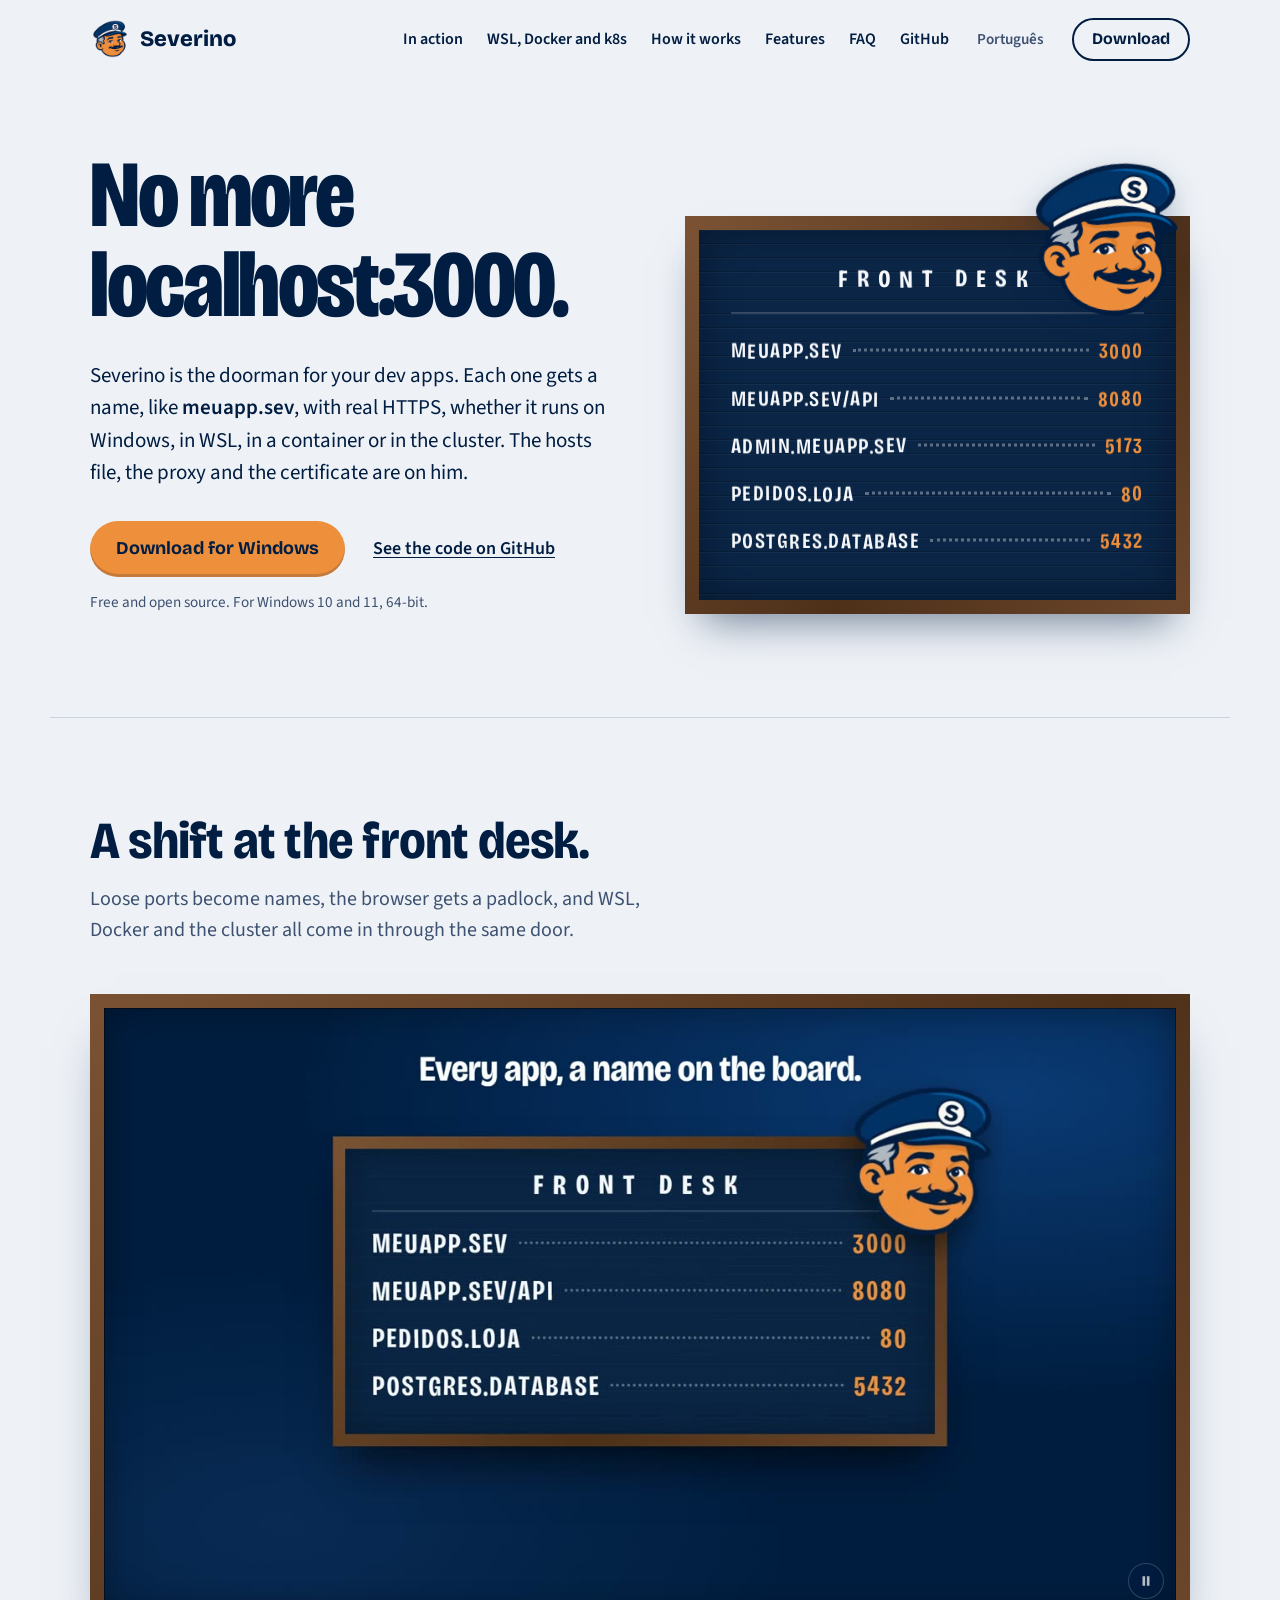
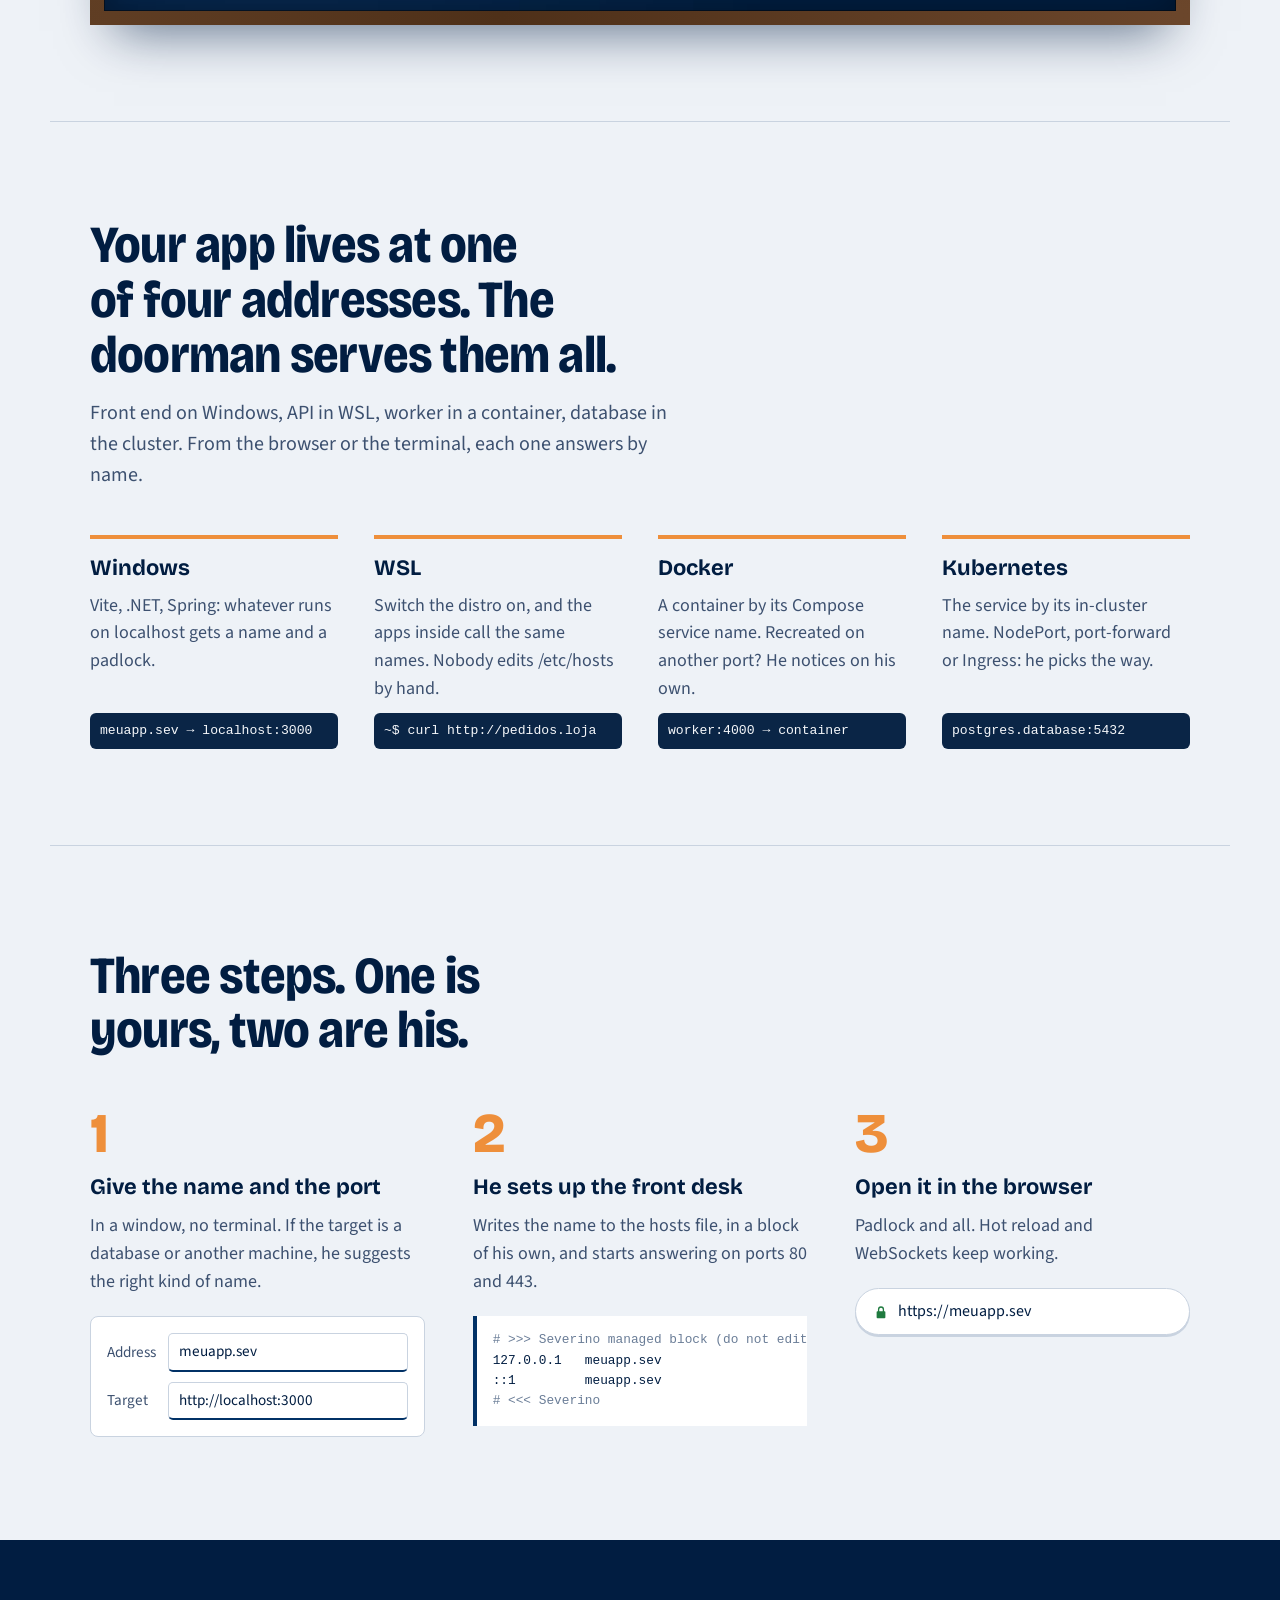
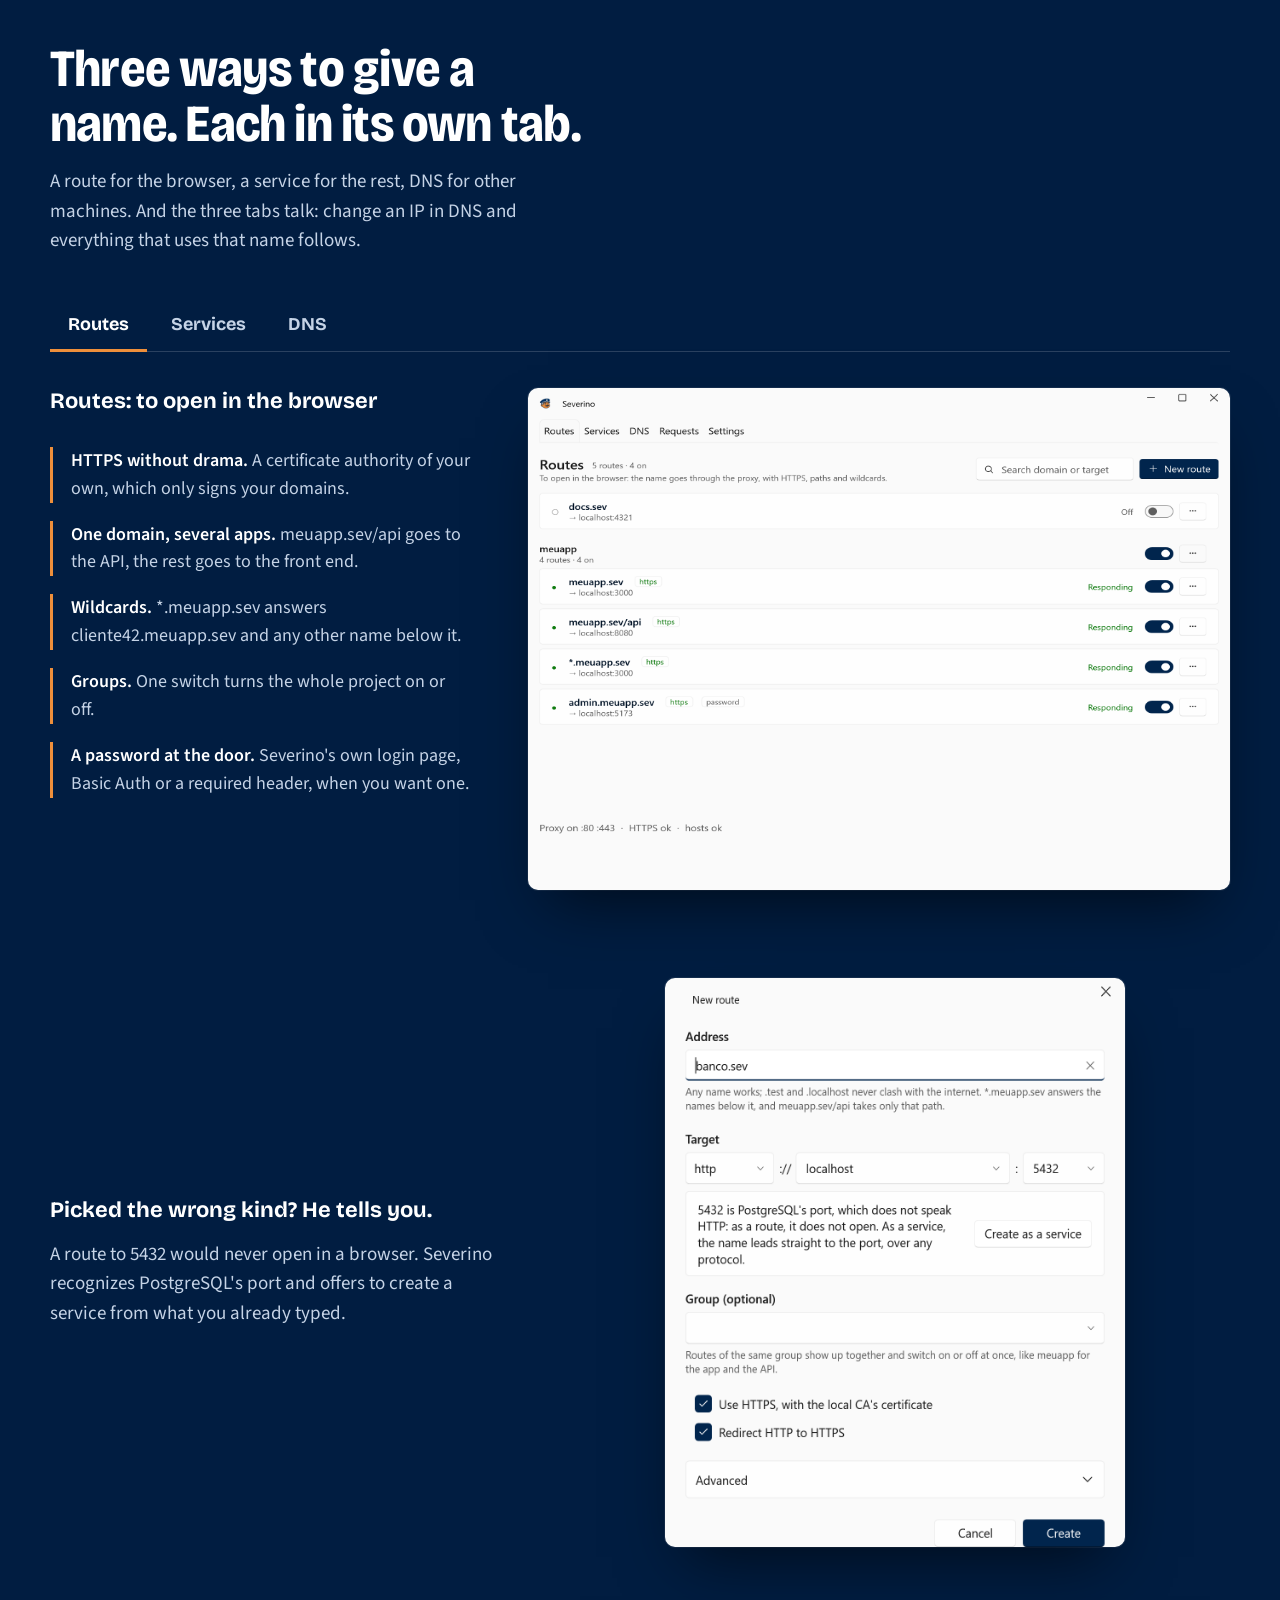
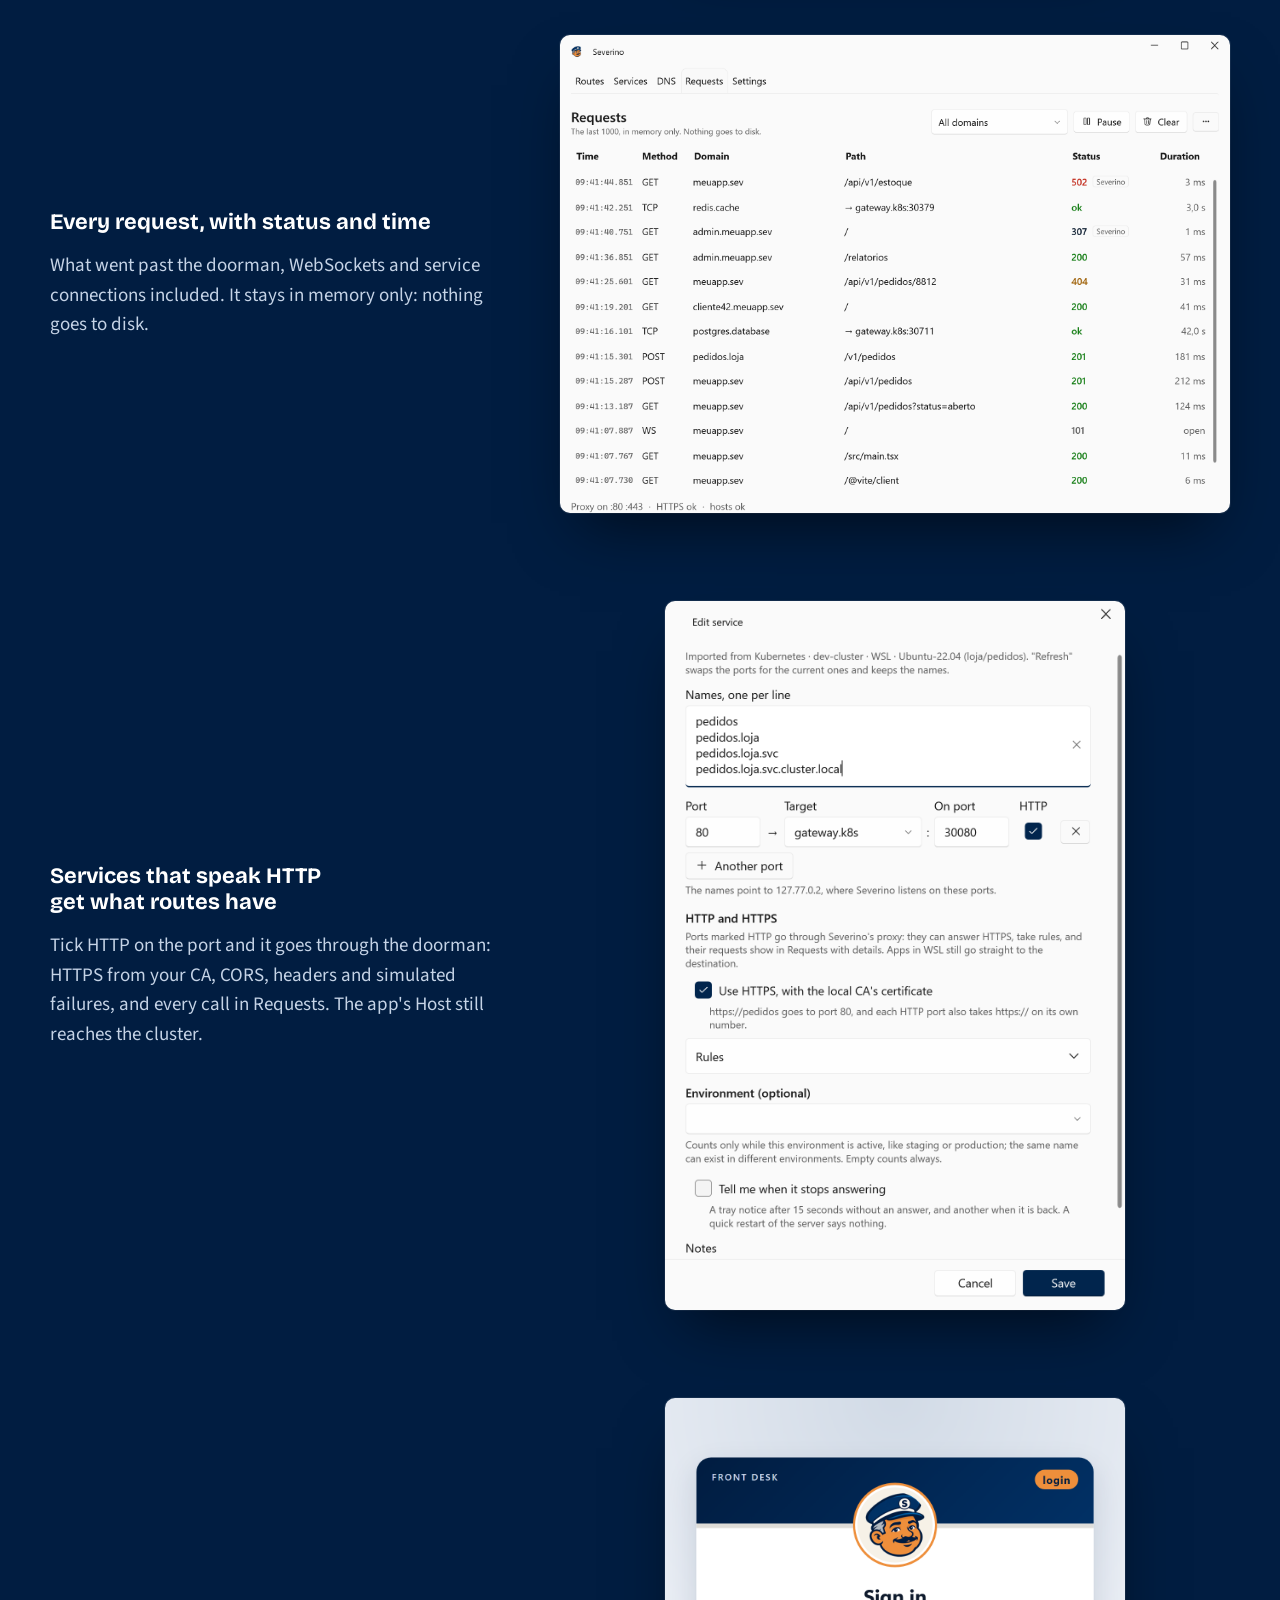
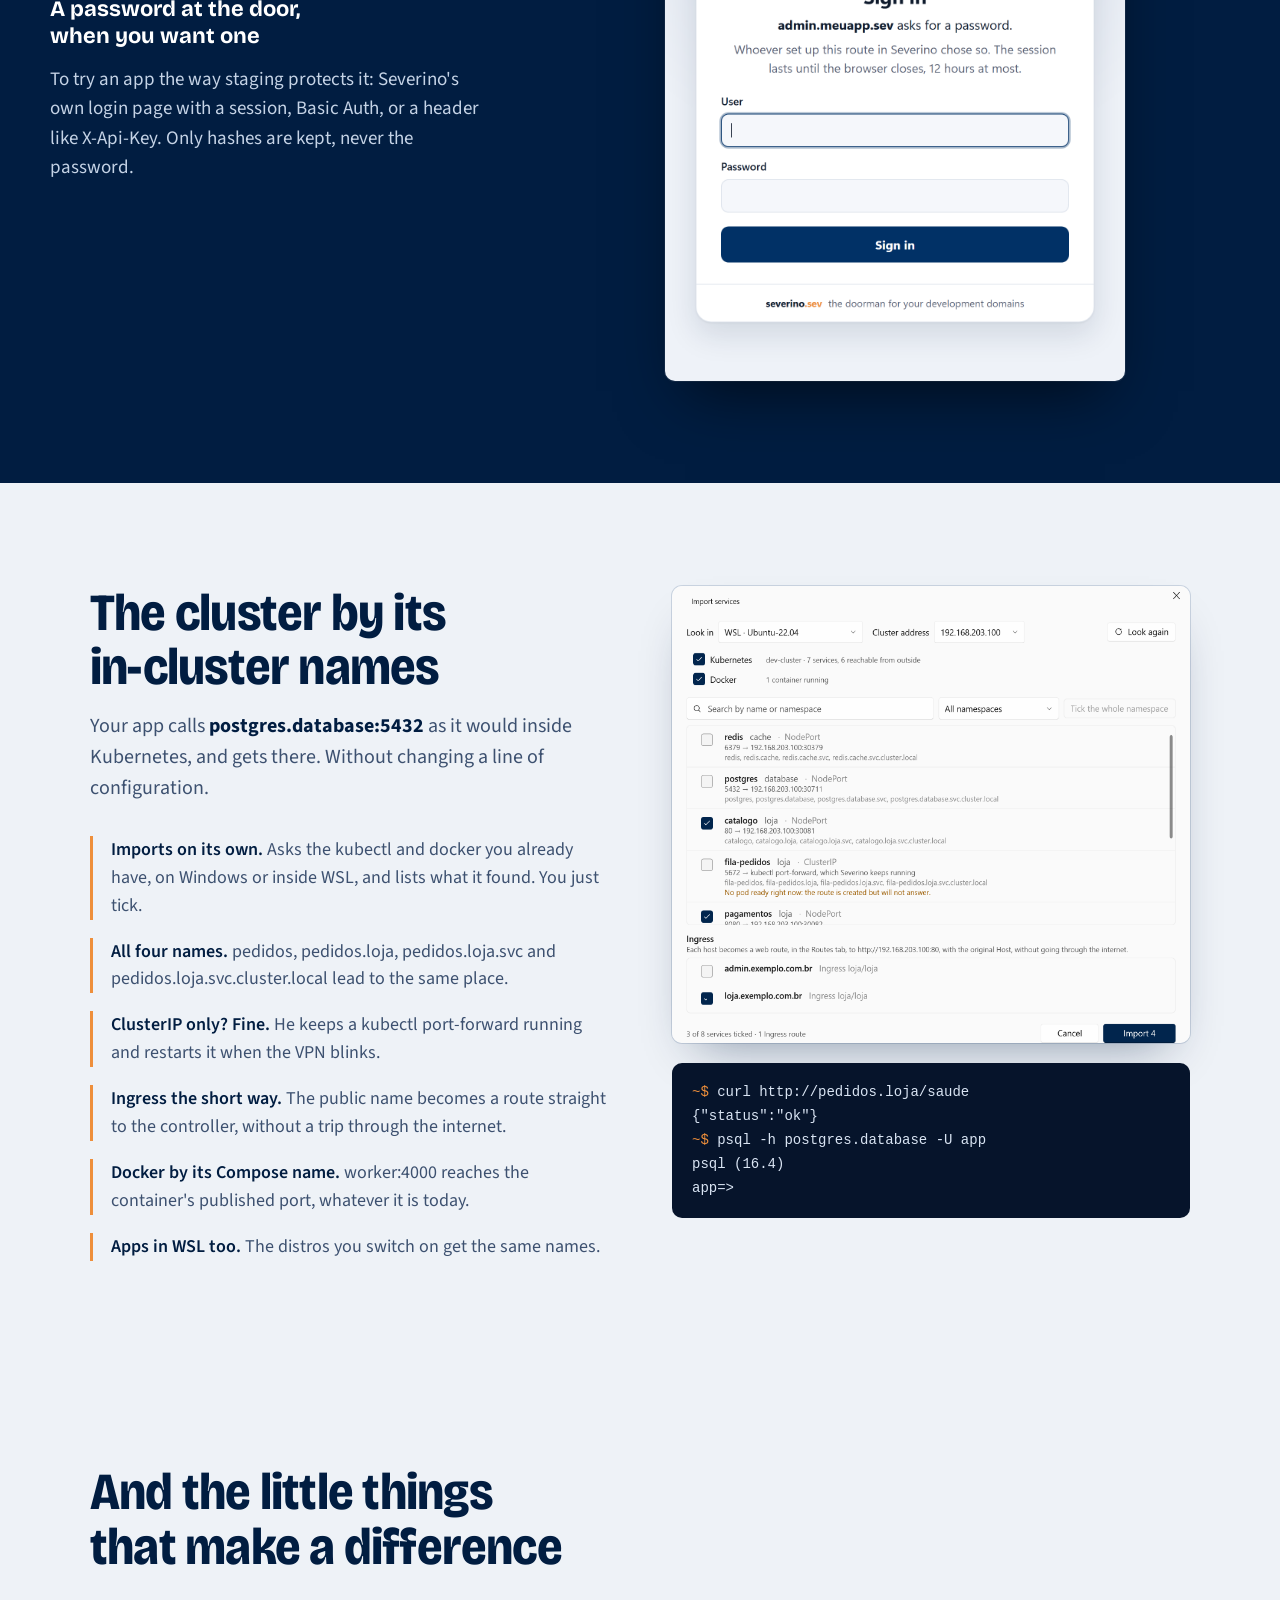
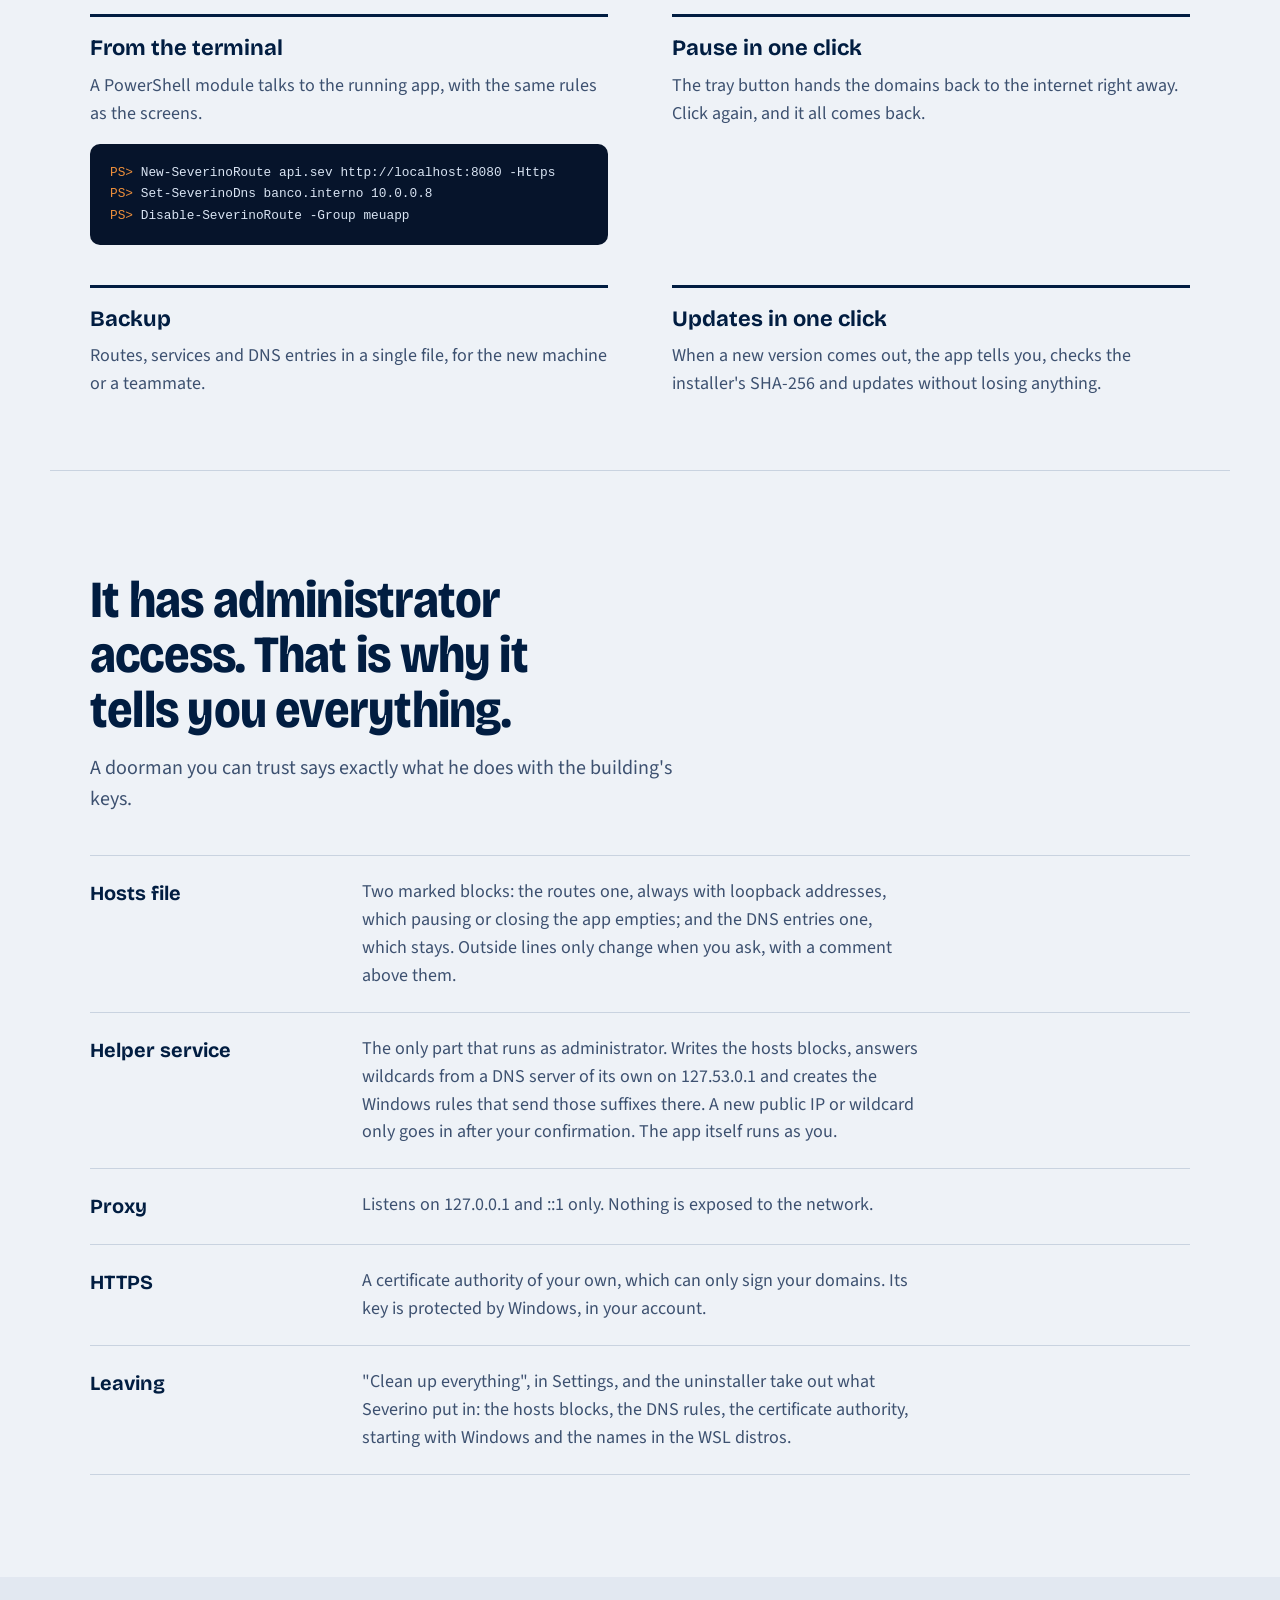
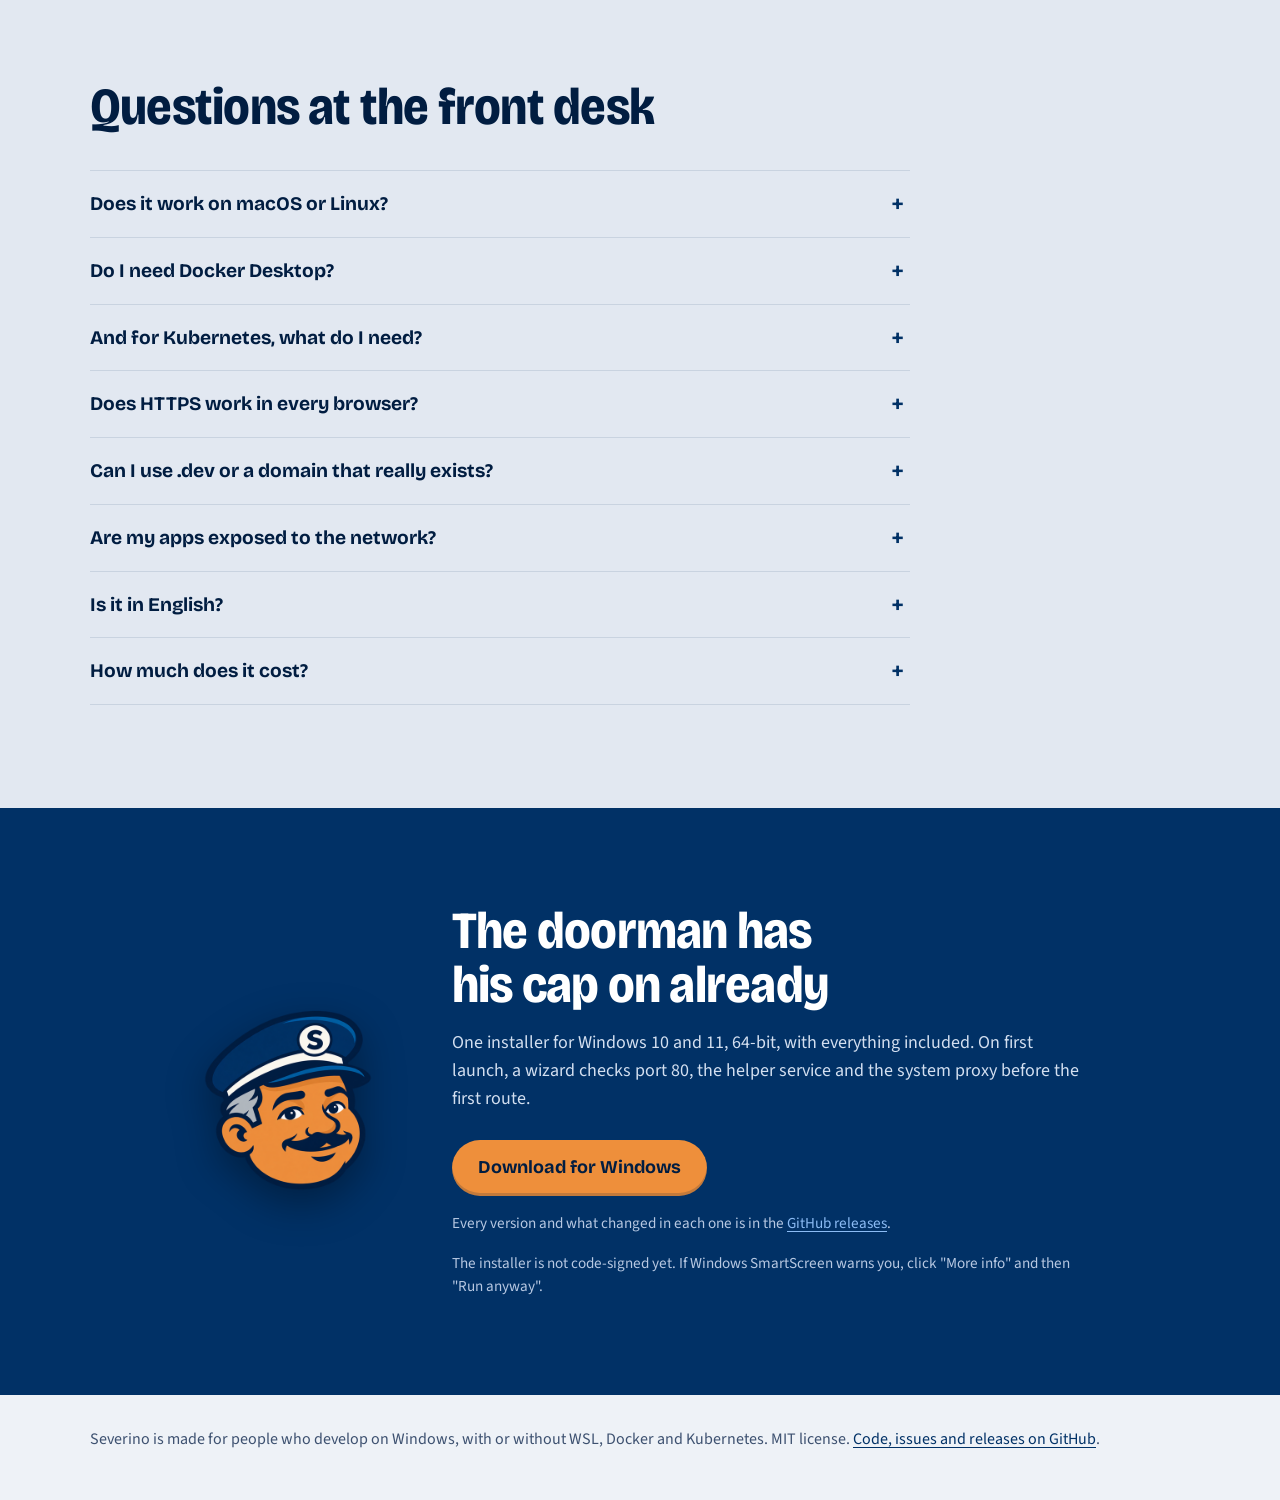
<file: site/index.html>
<!doctype html>
<html lang="en">
<head>
  <meta charset="utf-8">
  <meta name="viewport" content="width=device-width, initial-scale=1">
  <title>Severino: HTTPS names for local apps, WSL, Docker and Kubernetes</title>
  <meta name="description" content="Give every dev app a name with HTTPS: on Windows, in WSL, in Docker or in the cluster. Severino takes care of the hosts file, the proxy and the certificates. Free.">
  <link rel="canonical" href="https://lucassm02.github.io/severino/">
  <link rel="alternate" hreflang="en" href="https://lucassm02.github.io/severino/">
  <link rel="alternate" hreflang="pt-BR" href="https://lucassm02.github.io/severino/pt-BR/">
  <link rel="alternate" hreflang="x-default" href="https://lucassm02.github.io/severino/">
  <meta name="author" content="lucassm02">
  <meta name="robots" content="index, follow">
  <meta name="theme-color" content="#011D41">
  <script>
    // A browser in Portuguese goes straight to /pt-BR/, before anything of this page shows. The
    // first of the browser's languages that is English or Portuguese decides; a language picked
    // by hand in the header (saved by site.js) wins over it.
    (function () {
      var chosen = null;
      try { chosen = localStorage.getItem("severino-idioma"); } catch (e) { /* private mode */ }
      var portuguese = chosen ? chosen === "pt-BR" : false;
      if (!chosen) {
        var languages = navigator.languages && navigator.languages.length ? navigator.languages : [navigator.language || ""];
        for (var i = 0; i < languages.length; i++) {
          if (/^pt\b/i.test(languages[i])) { portuguese = true; break; }
          if (/^en\b/i.test(languages[i])) break;
        }
      }
      if (portuguese) location.replace("pt-BR/" + location.search + location.hash);
    })();
  </script>

  <meta property="og:type" content="website">
  <meta property="og:locale" content="en_US">
  <meta property="og:locale:alternate" content="pt_BR">
  <meta property="og:site_name" content="Severino">
  <meta property="og:url" content="https://lucassm02.github.io/severino/">
  <meta property="og:title" content="Severino: no more localhost:3000">
  <meta property="og:description" content="A name with HTTPS for every dev app, whether it runs on Windows, in WSL, in a container or in the cluster.">
  <meta property="og:image" content="https://lucassm02.github.io/severino/assets/og-banner.png">
  <meta property="og:image:width" content="1200">
  <meta property="og:image:height" content="630">
  <meta property="og:image:alt" content="Severino, the doorman, next to the front desk board: meuapp.sev on port 3000, meuapp.sev/api on 8080, pedidos.loja on 80 and postgres.database on 5432.">
  <meta name="twitter:card" content="summary_large_image">
  <meta name="twitter:title" content="Severino: no more localhost:3000">
  <meta name="twitter:description" content="A name with HTTPS for every dev app, whether it runs on Windows, in WSL, in a container or in the cluster.">
  <meta name="twitter:image" content="https://lucassm02.github.io/severino/assets/og-banner.png">
  <meta name="twitter:image:alt" content="Severino, the doorman, next to the front desk board with the apps' names and ports.">

  <link rel="icon" type="image/png" sizes="64x64" href="assets/favicon-64.png">
  <link rel="apple-touch-icon" href="assets/apple-touch-icon.png">
  <link rel="license" href="https://github.com/lucassm02/severino/blob/main/LICENSE">
  <link rel="preconnect" href="https://fonts.googleapis.com">
  <link rel="preconnect" href="https://fonts.gstatic.com" crossorigin>
  <link href="https://fonts.googleapis.com/css2?family=Bricolage+Grotesque:opsz,wdth,wght@12..96,75..100,400..800&family=Source+Sans+3:ital,wght@0,400;0,600;1,400&display=swap" rel="stylesheet">
  <link rel="stylesheet" href="styles.css">

  <script type="application/ld+json">
  {
    "@context": "https://schema.org",
    "@type": "SoftwareApplication",
    "name": "Severino",
    "description": "Gives every dev app a name with HTTPS on Windows, in WSL, in Docker and in Kubernetes, and takes care of the hosts file, the reverse proxy and the certificates.",
    "applicationCategory": "DeveloperApplication",
    "operatingSystem": "Windows 10, Windows 11",
    "url": "https://lucassm02.github.io/severino/",
    "downloadUrl": "https://github.com/lucassm02/severino/releases/latest",
    "image": "https://lucassm02.github.io/severino/assets/og-banner.png",
    "screenshot": [
      "https://lucassm02.github.io/severino/assets/en/app-rotas.png",
      "https://lucassm02.github.io/severino/assets/en/app-servicos.png",
      "https://lucassm02.github.io/severino/assets/en/app-dns.png"
    ],
    "license": "https://opensource.org/licenses/MIT",
    "isAccessibleForFree": true,
    "inLanguage": ["en", "pt-BR"],
    "offers": { "@type": "Offer", "price": "0", "priceCurrency": "USD" },
    "codeRepository": "https://github.com/lucassm02/severino"
  }
  </script>
  <script type="application/ld+json">
  {
    "@context": "https://schema.org",
    "@type": "VideoObject",
    "name": "Severino in 30 seconds",
    "description": "Severino in a nutshell: a name with HTTPS for every dev app, on Windows, in WSL, in Docker and in Kubernetes.",
    "thumbnailUrl": "https://lucassm02.github.io/severino/assets/severino-intro-en-capa.jpg",
    "contentUrl": "https://lucassm02.github.io/severino/assets/severino-intro-en.mp4",
    "uploadDate": "2026-10-10",
    "duration": "PT30S",
    "inLanguage": "en"
  }
  </script>
</head>
<body>
  <a class="skip" href="#conteudo">Skip to content</a>

  <header class="topo">
    <a class="marca" href="./" aria-label="Severino, home">
      <img src="assets/severino-rosto-96.png" width="40" height="40" alt="">
      <span>Severino</span>
    </a>
    <nav aria-label="Sections">
      <a href="#apresentacao">In action</a>
      <a href="#onde">WSL, Docker and k8s</a>
      <a href="#como-funciona">How it works</a>
      <a href="#tres-jeitos">Features</a>
      <a href="#perguntas">FAQ</a>
      <a href="https://github.com/lucassm02/severino">GitHub</a>
    </nav>
    <a class="idioma" href="pt-BR/" hreflang="pt-BR" lang="pt-BR">Português</a>
    <a class="botao botao-pequeno" href="#baixar">Download</a>
  </header>

  <main id="conteudo">
    <section class="abertura">
      <div class="abertura-texto">
        <h1>No more localhost:<wbr>3000.</h1>
        <p class="abertura-lead">Severino is the doorman for your dev apps. Each one gets a name, like <strong>meuapp.sev</strong>, with real HTTPS, whether it runs on Windows, in WSL, in a container or in the cluster. The hosts file, the proxy and the certificate are on him.</p>
        <div class="acoes">
          <a class="botao" href="https://github.com/lucassm02/severino/releases/latest" data-download>Download for Windows</a>
          <a class="link-forte" href="https://github.com/lucassm02/severino">See the code on GitHub</a>
        </div>
        <p class="nota" data-release-note>Free and open source. For Windows 10 and 11, 64-bit.</p>
      </div>

      <figure class="quadro-moldura">
        <img class="quadro-porteiro" src="assets/severino-rosto-480.png" width="240" height="240" alt="Severino, the doorman, with a blue cap and a moustache.">
        <div class="quadro" role="img" aria-label="Front desk board: meuapp.sev on port 3000, meuapp.sev/api on 8080, admin.meuapp.sev on 5173, pedidos.loja on 80 and postgres.database on 5432.">
          <p class="quadro-titulo" aria-hidden="true">Front&nbsp;desk</p>
          <ul aria-hidden="true">
            <li><span class="nome">meuapp.sev</span><span class="pontos"></span><span class="porta">3000</span></li>
            <li><span class="nome">meuapp.sev/api</span><span class="pontos"></span><span class="porta">8080</span></li>
            <li><span class="nome">admin.meuapp.sev</span><span class="pontos"></span><span class="porta">5173</span></li>
            <li><span class="nome">pedidos.loja</span><span class="pontos"></span><span class="porta">80</span></li>
            <li><span class="nome">postgres.database</span><span class="pontos"></span><span class="porta">5432</span></li>
          </ul>
        </div>
      </figure>
    </section>

    <section class="apresentacao" id="apresentacao" aria-labelledby="apresentacao-titulo">
      <h2 id="apresentacao-titulo">A shift at the front desk.</h2>
      <p class="secao-lead">Loose ports become names, the browser gets a padlock, and WSL, Docker and the cluster all come in through the same door.</p>
      <figure class="tela">
        <video muted loop playsinline disablepictureinpicture preload="none" width="1920" height="1080" poster="assets/severino-intro-en-capa.jpg" data-tela
               aria-label="Severino's animation: loose ports become names, the front desk board fills up, the browser opens meuapp.sev with a padlock, and the doorman serves Windows, WSL, Docker and Kubernetes.">
          <source src="assets/severino-intro-en.mp4" type="video/mp4">
        </video>
        <button class="tela-pausa" type="button" aria-pressed="false" hidden data-tela-pausa>
          <svg class="icone-pausa" viewBox="0 0 16 16" width="14" height="14" aria-hidden="true"><path d="M4 2.5h3v11H4zm5 0h3v11H9z" fill="currentColor"/></svg>
          <svg class="icone-play" viewBox="0 0 16 16" width="14" height="14" aria-hidden="true"><path d="M4.5 2.3 13.5 8l-9 5.7z" fill="currentColor"/></svg>
          <span class="sr">Pause the animation</span>
        </button>
      </figure>
    </section>

    <section class="onde" id="onde" aria-labelledby="onde-titulo">
      <h2 id="onde-titulo">Your app lives at one of four addresses. The doorman serves them all.</h2>
      <p class="secao-lead">Front end on Windows, API in WSL, worker in a container, database in the cluster. From the browser or the terminal, each one answers by name.</p>
      <ul class="onde-lista">
        <li>
          <h3>Windows</h3>
          <p>Vite, .NET, Spring: whatever runs on localhost gets a name and a padlock.</p>
          <code>meuapp.sev → localhost:3000</code>
        </li>
        <li>
          <h3>WSL</h3>
          <p>Switch the distro on, and the apps inside call the same names. Nobody edits /etc/hosts by hand.</p>
          <code>~$ curl http://pedidos.loja</code>
        </li>
        <li>
          <h3>Docker</h3>
          <p>A container by its Compose service name. Recreated on another port? He notices on his own.</p>
          <code>worker:4000 → container</code>
        </li>
        <li>
          <h3>Kubernetes</h3>
          <p>The service by its in-cluster name. NodePort, port-forward or Ingress: he picks the way.</p>
          <code>postgres.database:5432</code>
        </li>
      </ul>
    </section>

    <section class="como" id="como-funciona" aria-labelledby="como-titulo">
      <h2 id="como-titulo">Three steps. One is yours, two are his.</h2>
      <ol class="passos">
        <li>
          <h3>Give the name and the port</h3>
          <p>In a window, no terminal. If the target is a database or another machine, he suggests the right kind of name.</p>
          <div class="mock-form" aria-hidden="true">
            <span class="mock-rotulo">Address</span>
            <span class="mock-campo">meuapp.sev</span>
            <span class="mock-rotulo">Target</span>
            <span class="mock-campo">http://localhost:3000</span>
          </div>
        </li>
        <li>
          <h3>He sets up the front desk</h3>
          <p>Writes the name to the hosts file, in a block of his own, and starts answering on ports 80 and 443.</p>
          <pre class="mock-arquivo" aria-label="Part of the hosts file"><code><span class="comentario"># &gt;&gt;&gt; Severino managed block (do not edit)</span>
127.0.0.1   meuapp.sev
::1         meuapp.sev
<span class="comentario"># &lt;&lt;&lt; Severino</span></code></pre>
        </li>
        <li>
          <h3>Open it in the browser</h3>
          <p>Padlock and all. Hot reload and WebSockets keep working.</p>
          <div class="mock-barra" aria-hidden="true">
            <svg viewBox="0 0 16 16" width="14" height="14"><path d="M4.5 7V5a3.5 3.5 0 0 1 7 0v2h.5A1 1 0 0 1 13 8v6a1 1 0 0 1-1 1H4a1 1 0 0 1-1-1V8a1 1 0 0 1 1-1zm1.5 0h4V5a2 2 0 0 0-4 0z" fill="currentColor"/></svg>
            <span>https://meuapp.sev</span>
          </div>
        </li>
      </ol>
    </section>

    <section class="janela" id="tres-jeitos" aria-labelledby="tres-titulo">
      <div class="janela-texto">
        <h2 id="tres-titulo">Three ways to give a name. Each in its own tab.</h2>
        <p>A route for the browser, a service for the rest, DNS for other machines. And the three tabs talk: change an IP in DNS and everything that uses that name follows.</p>
      </div>

      <div class="abas" data-abas>
        <div class="abas-lista" role="tablist" aria-label="Routes, services and DNS" hidden>
          <button type="button" role="tab" id="aba-rotas" aria-controls="painel-rotas" aria-selected="true">Routes</button>
          <button type="button" role="tab" id="aba-servicos" aria-controls="painel-servicos" aria-selected="false" tabindex="-1">Services</button>
          <button type="button" role="tab" id="aba-dns" aria-controls="painel-dns" aria-selected="false" tabindex="-1">DNS</button>
        </div>

        <div class="painel" id="painel-rotas" role="tabpanel" aria-labelledby="aba-rotas">
          <div class="painel-texto">
            <h3>Routes: to open in the browser</h3>
            <ul class="fatos">
              <li><strong>HTTPS without drama.</strong> A certificate authority of your own, which only signs your domains.</li>
              <li><strong>One domain, several apps.</strong> meuapp.sev/api goes to the API, the rest goes to the front end.</li>
              <li><strong>Wildcards.</strong> *.meuapp.sev answers cliente42.meuapp.sev and any other name below it.</li>
              <li><strong>Groups.</strong> One switch turns the whole project on or off.</li>
              <li><strong>A password at the door.</strong> Severino's own login page, Basic Auth or a required header, when you want one.</li>
            </ul>
          </div>
          <img class="captura" src="assets/en/app-rotas.png" width="1960" height="1400" loading="lazy"
               alt="The Routes tab: docs.sev switched off and the meuapp group with meuapp.sev, meuapp.sev/api, the *.meuapp.sev wildcard and admin.meuapp.sev behind a password, all responding over HTTPS.">
        </div>

        <div class="painel" id="painel-servicos" role="tabpanel" aria-labelledby="aba-servicos">
          <div class="painel-texto">
            <h3>Services: for databases, queues and the rest</h3>
            <ul class="fatos">
              <li><strong>Any protocol.</strong> Postgres, Redis, gRPC, RabbitMQ: the name leads straight to the port, byte for byte.</li>
              <li><strong>They come ready.</strong> Import from Kubernetes and Docker, on Windows or in WSL.</li>
              <li><strong>They fix themselves.</strong> A container recreated on another port answers again within seconds.</li>
              <li><strong>Targets by name.</strong> gateway.k8s instead of the node's IP, with the IP always in sight.</li>
              <li><strong>HTTPS for APIs too.</strong> Mark a port as HTTP and https://pedidos.loja answers, with CORS and the route rules.</li>
            </ul>
          </div>
          <img class="captura" src="assets/en/app-servicos.png" width="1960" height="1400" loading="lazy"
               alt="The Services tab: pedidos over HTTPS with CORS, postgres and redis from Kubernetes through gateway.k8s, and worker from Docker, all responding.">
        </div>

        <div class="painel" id="painel-dns" role="tabpanel" aria-labelledby="aba-dns">
          <div class="painel-texto">
            <h3>DNS: a name straight to an IP</h3>
            <ul class="fatos">
              <li><strong>Works with the app closed.</strong> banco.interno to 10.0.0.8, like a line written by hand, in WSL too.</li>
              <li><strong>The whole hosts file in sight.</strong> Lines from other programs show up marked, and only change if you ask.</li>
              <li><strong>No administrator Notepad.</strong> Private networks go in right away; a public IP asks for Windows' confirmation.</li>
            </ul>
          </div>
          <img class="captura" src="assets/en/app-dns.png" width="1960" height="1760" loading="lazy"
               alt="The DNS tab: gateway.k8s, target of 3 services; banco.interno; nas.casa; staging.exemplo.com.br waiting for approval; and the hosts lines from other programs, marked as outside Severino.">
        </div>
      </div>

      <div class="janela-par">
        <div class="janela-texto">
          <h3>Picked the wrong kind? He tells you.</h3>
          <p>A route to 5432 would never open in a browser. Severino recognizes PostgreSQL's port and offers to create a service from what you already typed.</p>
        </div>
        <img class="captura captura-estreita" src="assets/en/app-editor.png" width="1080" height="1336" loading="lazy"
             alt="The New route form with banco.sev to localhost:5432 and the hint: 5432 is PostgreSQL's port, which does not speak HTTP, with the Create as a service button.">
      </div>

      <div class="janela-par">
        <div class="janela-texto">
          <h3>Every request, with status and time</h3>
          <p>What went past the doorman, WebSockets and service connections included. It stays in memory only: nothing goes to disk.</p>
        </div>
        <img class="captura" src="assets/en/app-requisicoes.png" width="1960" height="1400" loading="lazy"
             alt="The Requests tab, with calls to meuapp.sev and admin.meuapp.sev, the API's call to pedidos.loja, an open WebSocket and TCP connections to postgres.database and redis.cache.">
      </div>

      <div class="janela-par">
        <div class="janela-texto">
          <h3>Services that speak HTTP get what routes have</h3>
          <p>Tick HTTP on the port and it goes through the doorman: HTTPS from your CA, CORS, headers and simulated failures, and every call in Requests. The app's Host still reaches the cluster.</p>
        </div>
        <img class="captura captura-estreita" src="assets/en/app-servico-http.png" width="1080" height="1664" loading="lazy"
             alt="The Edit service form for pedidos: port 80 to gateway.k8s:30080 marked HTTP, and the HTTP and HTTPS section with Use HTTPS on: https://pedidos goes to port 80.">
      </div>

      <div class="janela-par">
        <div class="janela-texto">
          <h3>A password at the door, when you want one</h3>
          <p>To try an app the way staging protects it: Severino's own login page with a session, Basic Auth, or a header like X-Api-Key. Only hashes are kept, never the password.</p>
        </div>
        <img class="captura captura-estreita" src="assets/en/app-login.png" width="1200" height="1520" loading="lazy"
             alt="Severino's sign-in page for admin.meuapp.sev, with the doorman, the user and password fields and the Sign in button.">
      </div>
    </section>

    <section class="servicos" id="servicos" aria-labelledby="servicos-titulo">
      <div class="servicos-texto">
        <h2 id="servicos-titulo">The cluster by its in-cluster names</h2>
        <p class="secao-lead">Your app calls <strong>postgres.database:5432</strong> as it would inside Kubernetes, and gets there. Without changing a line of configuration.</p>
        <ul class="fatos">
          <li><strong>Imports on its own.</strong> Asks the kubectl and docker you already have, on Windows or inside WSL, and lists what it found. You just tick.</li>
          <li><strong>All four names.</strong> pedidos, pedidos.loja, pedidos.loja.svc and pedidos.loja.svc.cluster.local lead to the same place.</li>
          <li><strong>ClusterIP only? Fine.</strong> He keeps a kubectl port-forward running and restarts it when the VPN blinks.</li>
          <li><strong>Ingress the short way.</strong> The public name becomes a route straight to the controller, without a trip through the internet.</li>
          <li><strong>Docker by its Compose name.</strong> worker:4000 reaches the container's published port, whatever it is today.</li>
          <li><strong>Apps in WSL too.</strong> The distros you switch on get the same names.</li>
        </ul>
      </div>
      <div class="servicos-visual">
        <img class="captura" src="assets/en/app-importar.png" width="1720" height="1520" loading="lazy"
             alt="The Import services window, looking in WSL Ubuntu-22.04: Kubernetes services by namespace, a ClusterIP through port-forward, a Docker container and the Ingress hosts.">
        <pre class="terminal" aria-label="Example in the WSL terminal"><code><span class="prompt">~$</span> curl http://pedidos.loja/saude
{"status":"ok"}
<span class="prompt">~$</span> psql -h postgres.database -U app
psql (16.4)
app=&gt;</code></pre>
      </div>
    </section>

    <section class="mais" aria-labelledby="mais-titulo">
      <h2 id="mais-titulo">And the little things that make a difference</h2>
      <ul class="mais-lista">
        <li>
          <h3>From the terminal</h3>
          <p>A PowerShell module talks to the running app, with the same rules as the screens.</p>
          <pre class="terminal" aria-label="Example in PowerShell"><code><span class="prompt">PS&gt;</span> New-SeverinoRoute api.sev http://localhost:8080 -Https
<span class="prompt">PS&gt;</span> Set-SeverinoDns banco.interno 10.0.0.8
<span class="prompt">PS&gt;</span> Disable-SeverinoRoute -Group meuapp</code></pre>
        </li>
        <li>
          <h3>Pause in one click</h3>
          <p>The tray button hands the domains back to the internet right away. Click again, and it all comes back.</p>
        </li>
        <li>
          <h3>Backup</h3>
          <p>Routes, services and DNS entries in a single file, for the new machine or a teammate.</p>
        </li>
        <li>
          <h3>Updates in one click</h3>
          <p>When a new version comes out, the app tells you, checks the installer's SHA-256 and updates without losing anything.</p>
        </li>
      </ul>
    </section>

    <section class="seguranca" id="seguranca" aria-labelledby="seguranca-titulo">
      <h2 id="seguranca-titulo">It has administrator access. That is why it tells you everything.</h2>
      <p class="secao-lead">A doorman you can trust says exactly what he does with the building's keys.</p>
      <dl class="lista-seguranca">
        <div>
          <dt>Hosts file</dt>
          <dd>Two marked blocks: the routes one, always with loopback addresses, which pausing or closing the app empties; and the DNS entries one, which stays. Outside lines only change when you ask, with a comment above them.</dd>
        </div>
        <div>
          <dt>Helper service</dt>
          <dd>The only part that runs as administrator. Writes the hosts blocks, answers wildcards from a DNS server of its own on 127.53.0.1 and creates the Windows rules that send those suffixes there. A new public IP or wildcard only goes in after your confirmation. The app itself runs as you.</dd>
        </div>
        <div>
          <dt>Proxy</dt>
          <dd>Listens on 127.0.0.1 and ::1 only. Nothing is exposed to the network.</dd>
        </div>
        <div>
          <dt>HTTPS</dt>
          <dd>A certificate authority of your own, which can only sign your domains. Its key is protected by Windows, in your account.</dd>
        </div>
        <div>
          <dt>Leaving</dt>
          <dd>"Clean up everything", in Settings, and the uninstaller take out what Severino put in: the hosts blocks, the DNS rules, the certificate authority, starting with Windows and the names in the WSL distros.</dd>
        </div>
      </dl>
    </section>

    <section class="perguntas" id="perguntas" aria-labelledby="perguntas-titulo">
      <h2 id="perguntas-titulo">Questions at the front desk</h2>
      <div class="perguntas-lista">
        <details>
          <summary>Does it work on macOS or Linux?</summary>
          <p>No: Severino is a Windows app. But if you develop on Linux through WSL 2, that is exactly its case.</p>
        </details>
        <details>
          <summary>Do I need Docker Desktop?</summary>
          <p>No. It uses whatever docker is at hand, on Windows or inside a WSL distro. With no Docker at all, routes and DNS work just the same.</p>
        </details>
        <details>
          <summary>And for Kubernetes, what do I need?</summary>
          <p>A configured kubectl, on Windows or in WSL. Severino uses the current context. If the cluster sits behind a VPN, the VPN you already use is enough.</p>
        </details>
        <details>
          <summary>Does HTTPS work in every browser?</summary>
          <p>In Edge and Chrome, yes: the certificate authority goes into the Windows store. Firefox keeps its own list; Severino notices and tells you which option to turn on.</p>
        </details>
        <details>
          <summary>Can I use .dev or a domain that really exists?</summary>
          <p>Yes, any name works. The app warns you when the name exists on the internet or when the browser requires HTTPS, as with .dev. The .test and .localhost suffixes never clash with anything.</p>
        </details>
        <details>
          <summary>Are my apps exposed to the network?</summary>
          <p>No. The proxy only listens on 127.0.0.1 and ::1, and the hosts file only points to this machine, unless you add a DNS entry for another one.</p>
        </details>
        <details>
          <summary>Is it in English?</summary>
          <p>Yes, and in Portuguese. The app follows the Windows language, and you can pick the other one in Settings.</p>
        </details>
        <details>
          <summary>How much does it cost?</summary>
          <p>Nothing. It is free, with the code on GitHub under the MIT license.</p>
        </details>
      </div>
    </section>

    <section class="baixar" id="baixar" aria-labelledby="baixar-titulo">
      <img src="assets/severino-rosto-480.png" width="200" height="200" alt="" loading="lazy">
      <div>
        <h2 id="baixar-titulo">The doorman has his cap on already</h2>
        <p>One installer for Windows 10 and 11, 64-bit, with everything included. On first launch, a wizard checks port 80, the helper service and the system proxy before the first route.</p>
        <a class="botao" href="https://github.com/lucassm02/severino/releases/latest" data-download>Download for Windows</a>
        <p class="nota">Every version and what changed in each one is in the <a href="https://github.com/lucassm02/severino/releases">GitHub releases</a>.</p>
        <p class="nota">The installer is not code-signed yet. If Windows SmartScreen warns you, click "More info" and then "Run anyway".</p>
      </div>
    </section>
  </main>

  <footer class="rodape">
    <p>Severino is made for people who develop on Windows, with or without WSL, Docker and Kubernetes. MIT license. <a href="https://github.com/lucassm02/severino">Code, issues and releases on GitHub</a>.</p>
  </footer>

  <script type="application/ld+json">
  {
    "@context": "https://schema.org",
    "@type": "FAQPage",
    "mainEntity": [
      { "@type": "Question", "name": "Does Severino work on macOS or Linux?", "acceptedAnswer": { "@type": "Answer", "text": "No: Severino is a Windows app. But if you develop on Linux through WSL 2, that is exactly its case." } },
      { "@type": "Question", "name": "Do I need Docker Desktop?", "acceptedAnswer": { "@type": "Answer", "text": "No. It uses whatever docker is at hand, on Windows or inside a WSL distro. With no Docker at all, routes and DNS work just the same." } },
      { "@type": "Question", "name": "What do I need for Kubernetes?", "acceptedAnswer": { "@type": "Answer", "text": "A configured kubectl, on Windows or in WSL. Severino uses the current context. If the cluster sits behind a VPN, the VPN you already use is enough." } },
      { "@type": "Question", "name": "Does HTTPS work in every browser?", "acceptedAnswer": { "@type": "Answer", "text": "In Edge and Chrome, yes: the certificate authority goes into the Windows store. Firefox keeps its own list; Severino notices and tells you which option to turn on." } },
      { "@type": "Question", "name": "Can I use .dev or a domain that really exists?", "acceptedAnswer": { "@type": "Answer", "text": "Yes, any name works. The app warns you when the name exists on the internet or when the browser requires HTTPS, as with .dev. The .test and .localhost suffixes never clash with anything." } },
      { "@type": "Question", "name": "Are my apps exposed to the network?", "acceptedAnswer": { "@type": "Answer", "text": "No. The proxy only listens on 127.0.0.1 and ::1, and the hosts file only points to this machine, unless you add a DNS entry for another one." } },
      { "@type": "Question", "name": "Is Severino in English?", "acceptedAnswer": { "@type": "Answer", "text": "Yes, and in Portuguese. The app follows the Windows language, and you can pick the other one in Settings." } },
      { "@type": "Question", "name": "How much does Severino cost?", "acceptedAnswer": { "@type": "Answer", "text": "Nothing. It is free, with the code on GitHub under the MIT license." } }
    ]
  }
  </script>
  <script src="site.js" defer></script>
</body>
</html>
</file>
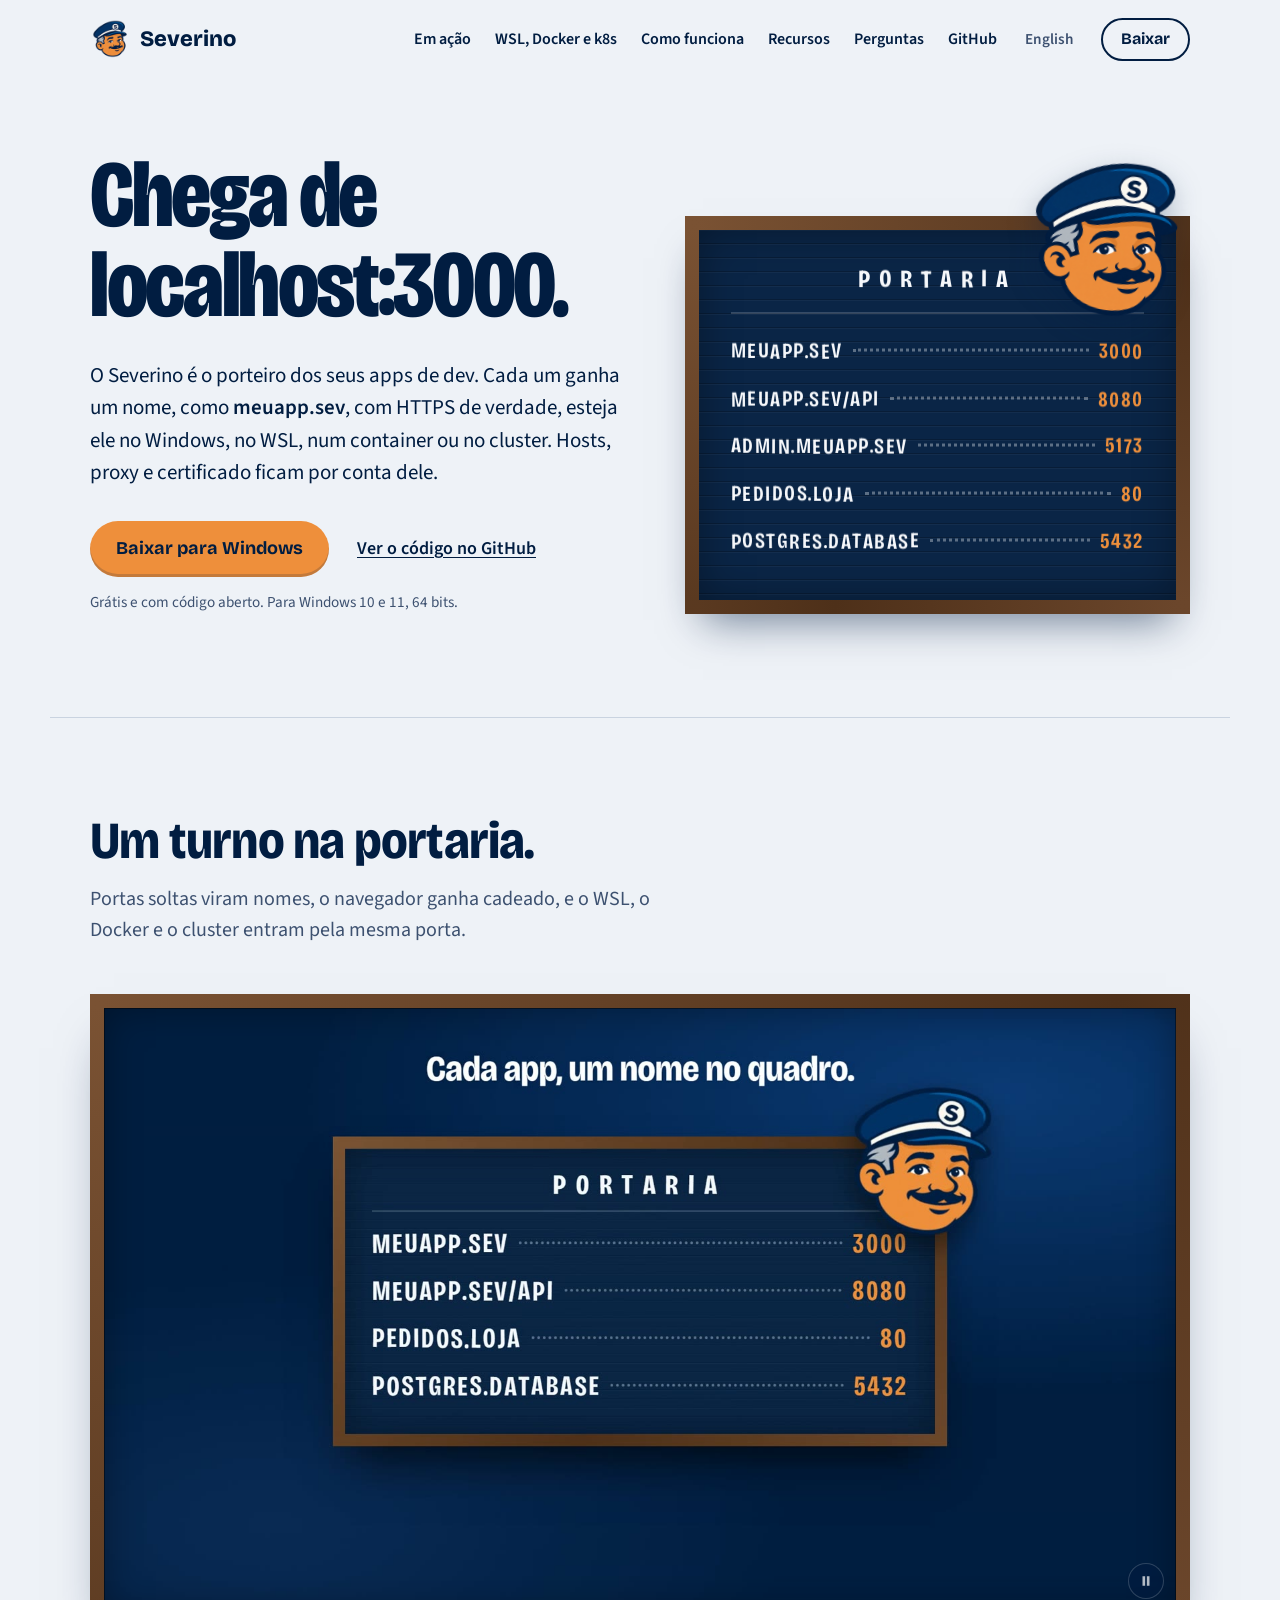
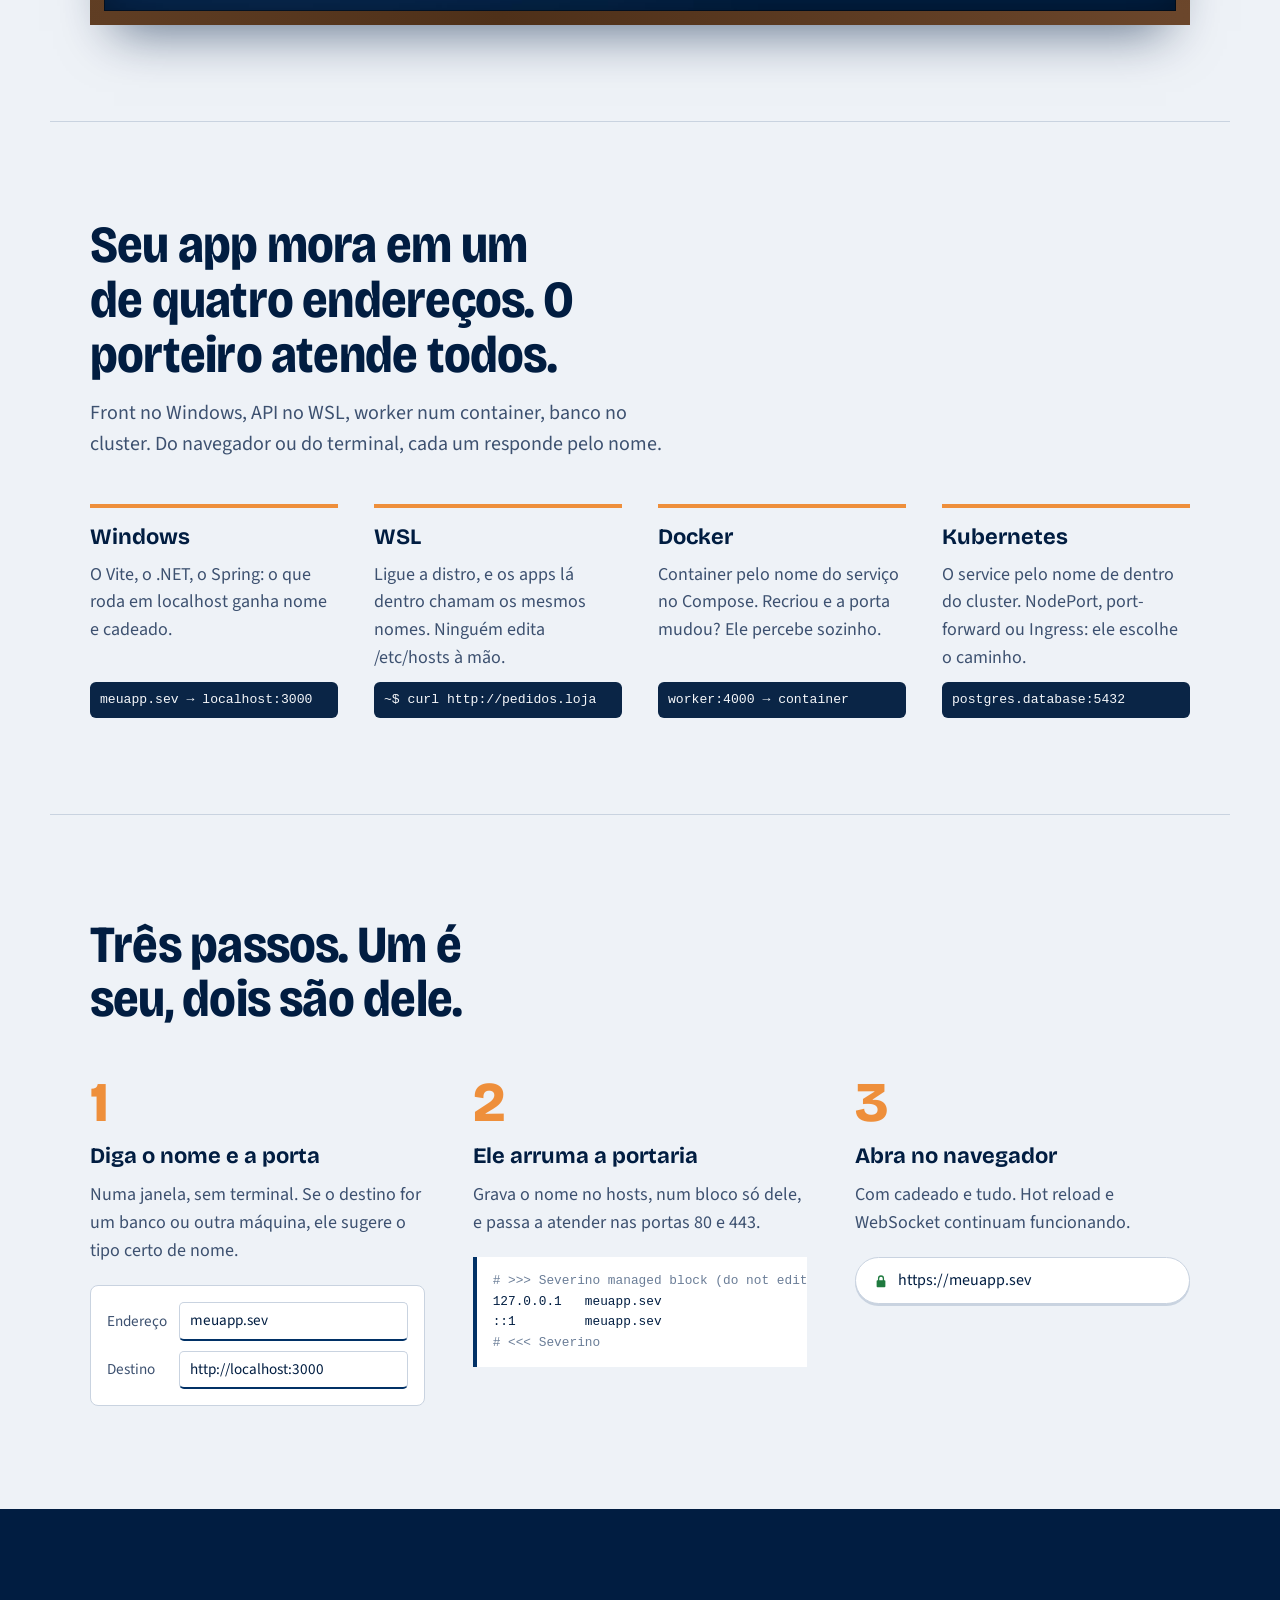
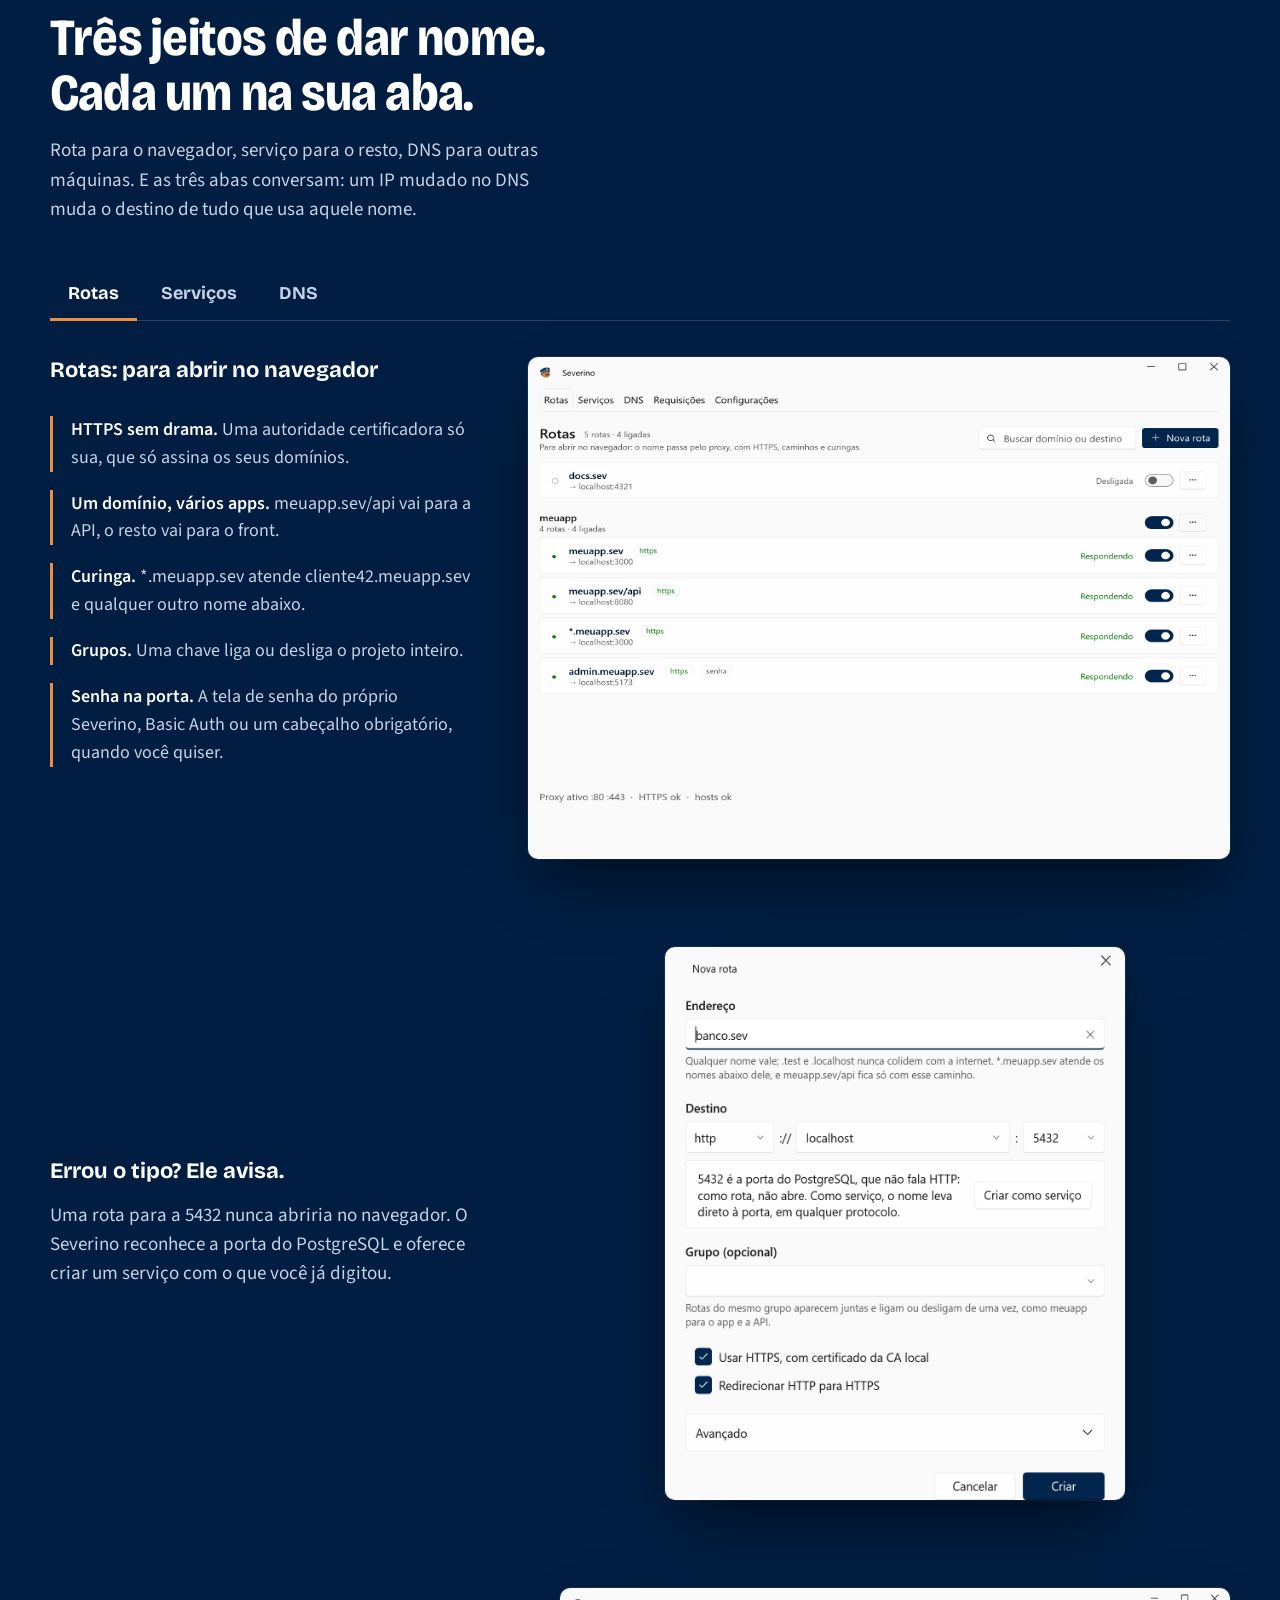
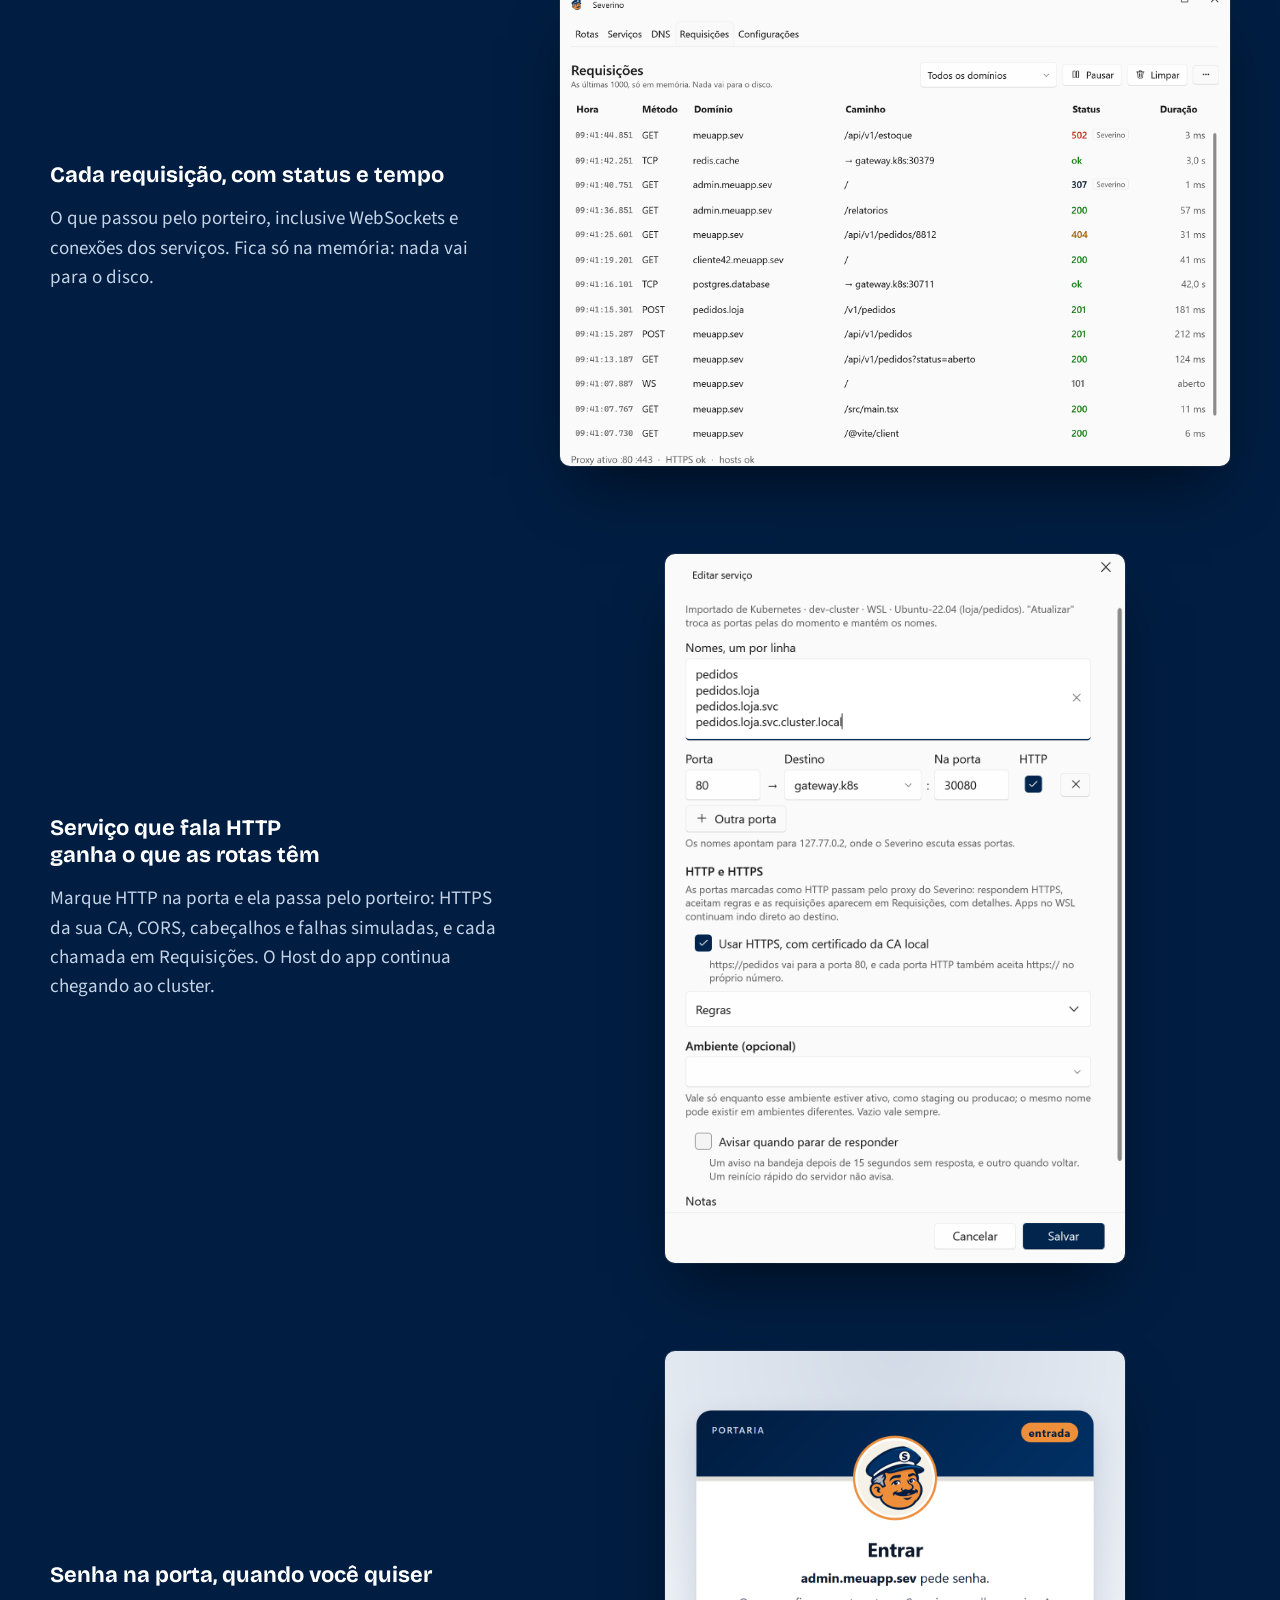
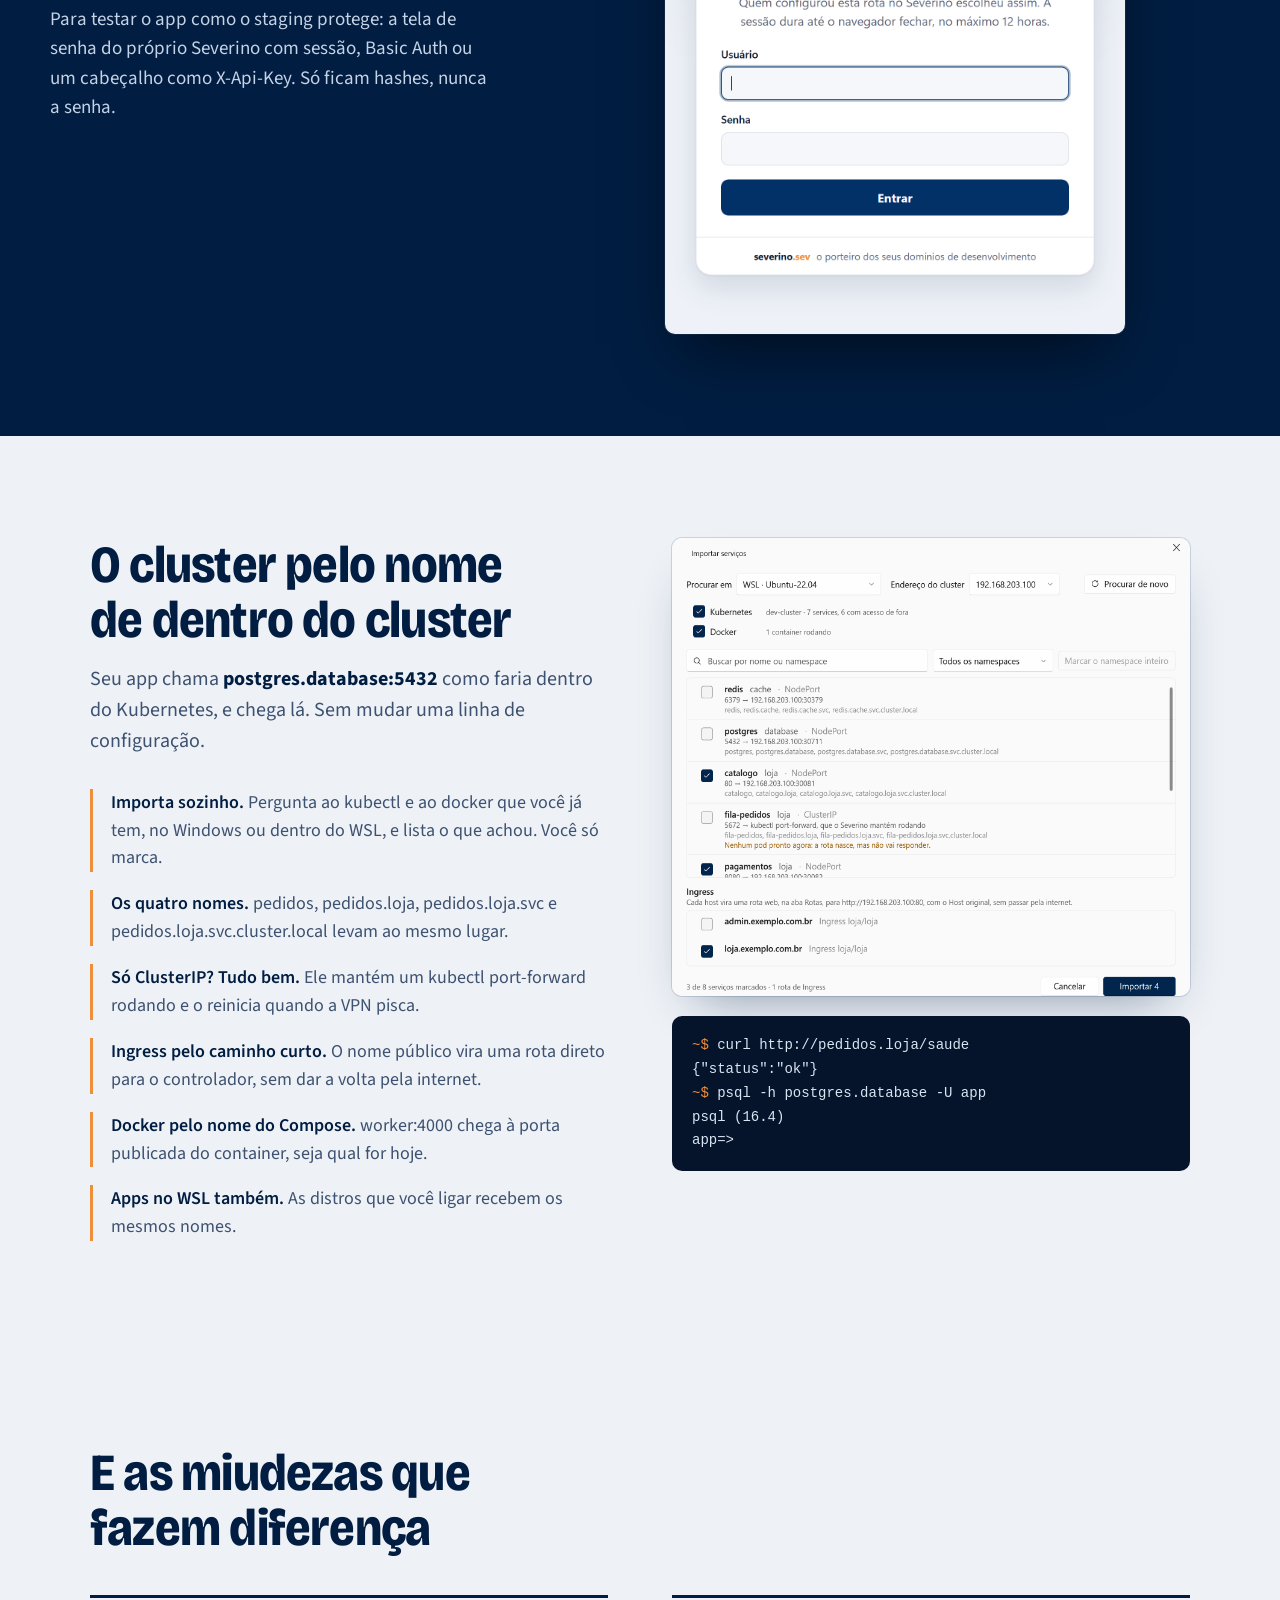
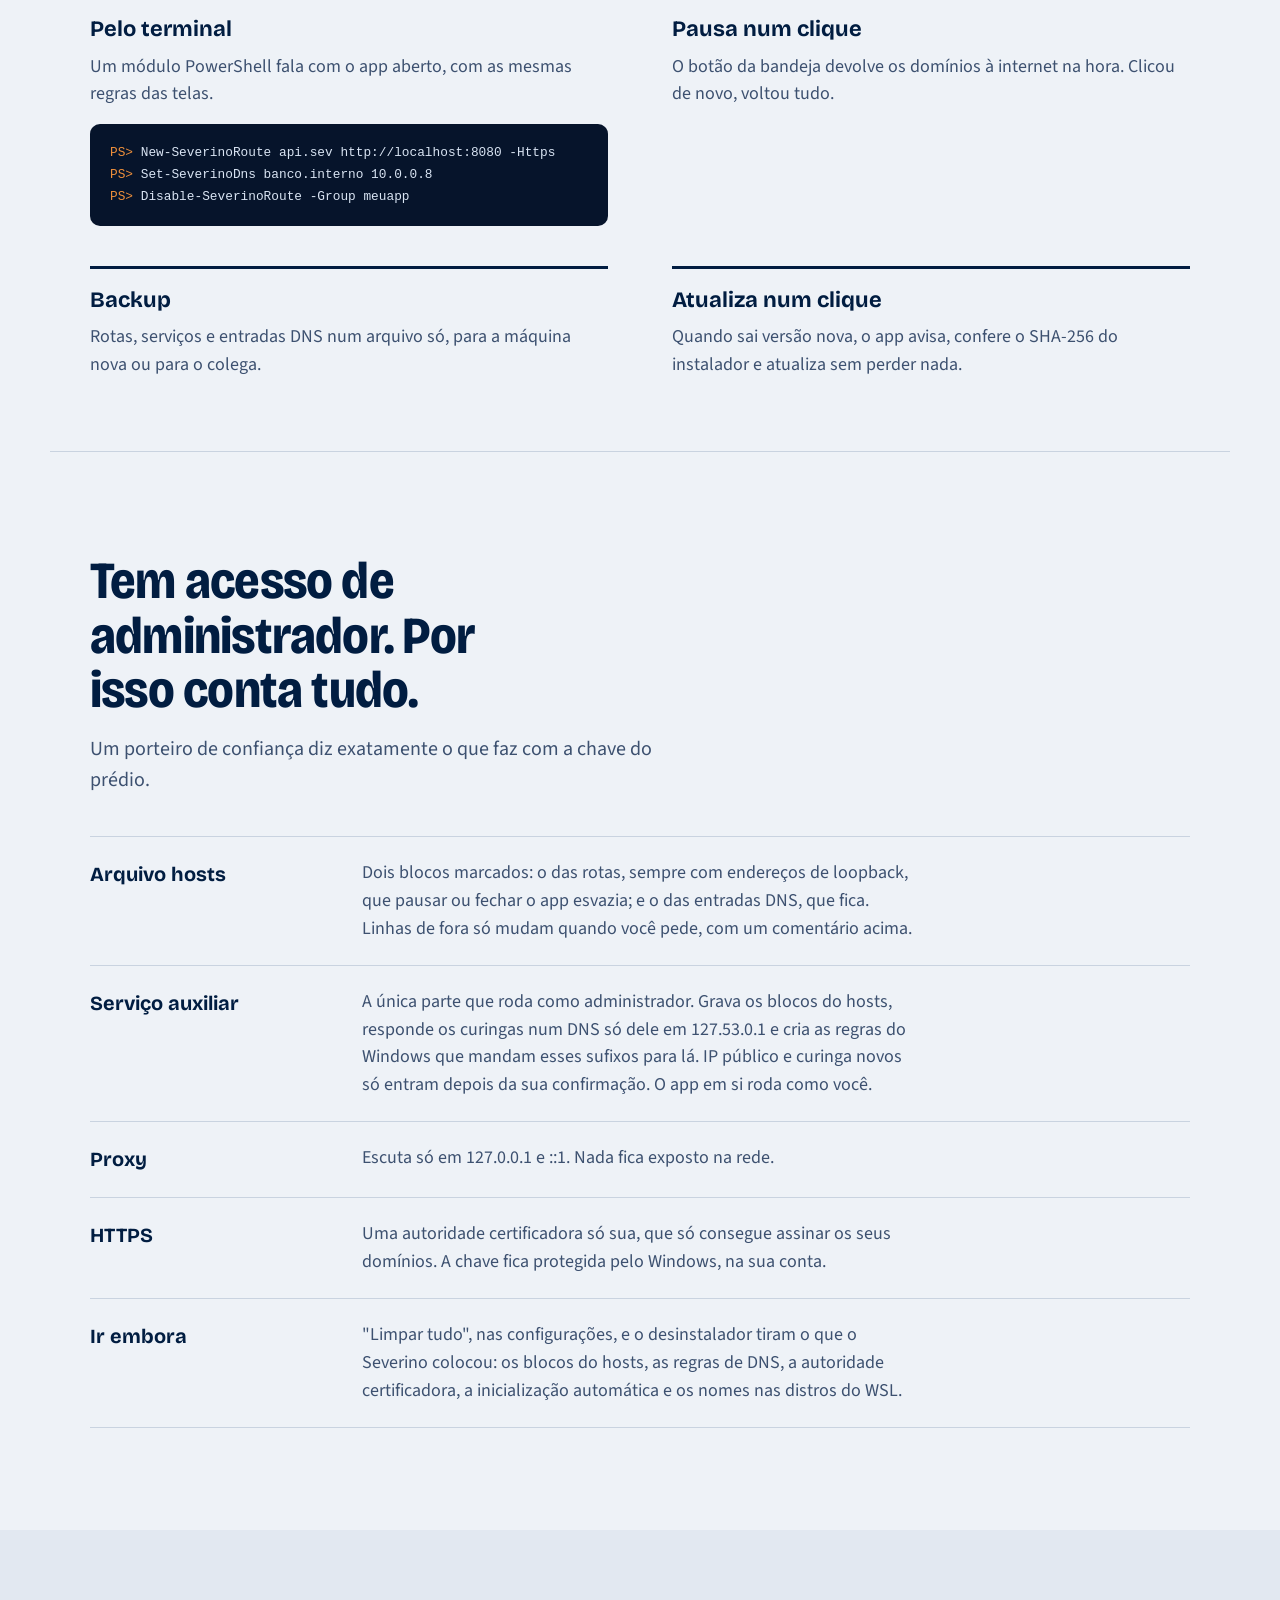
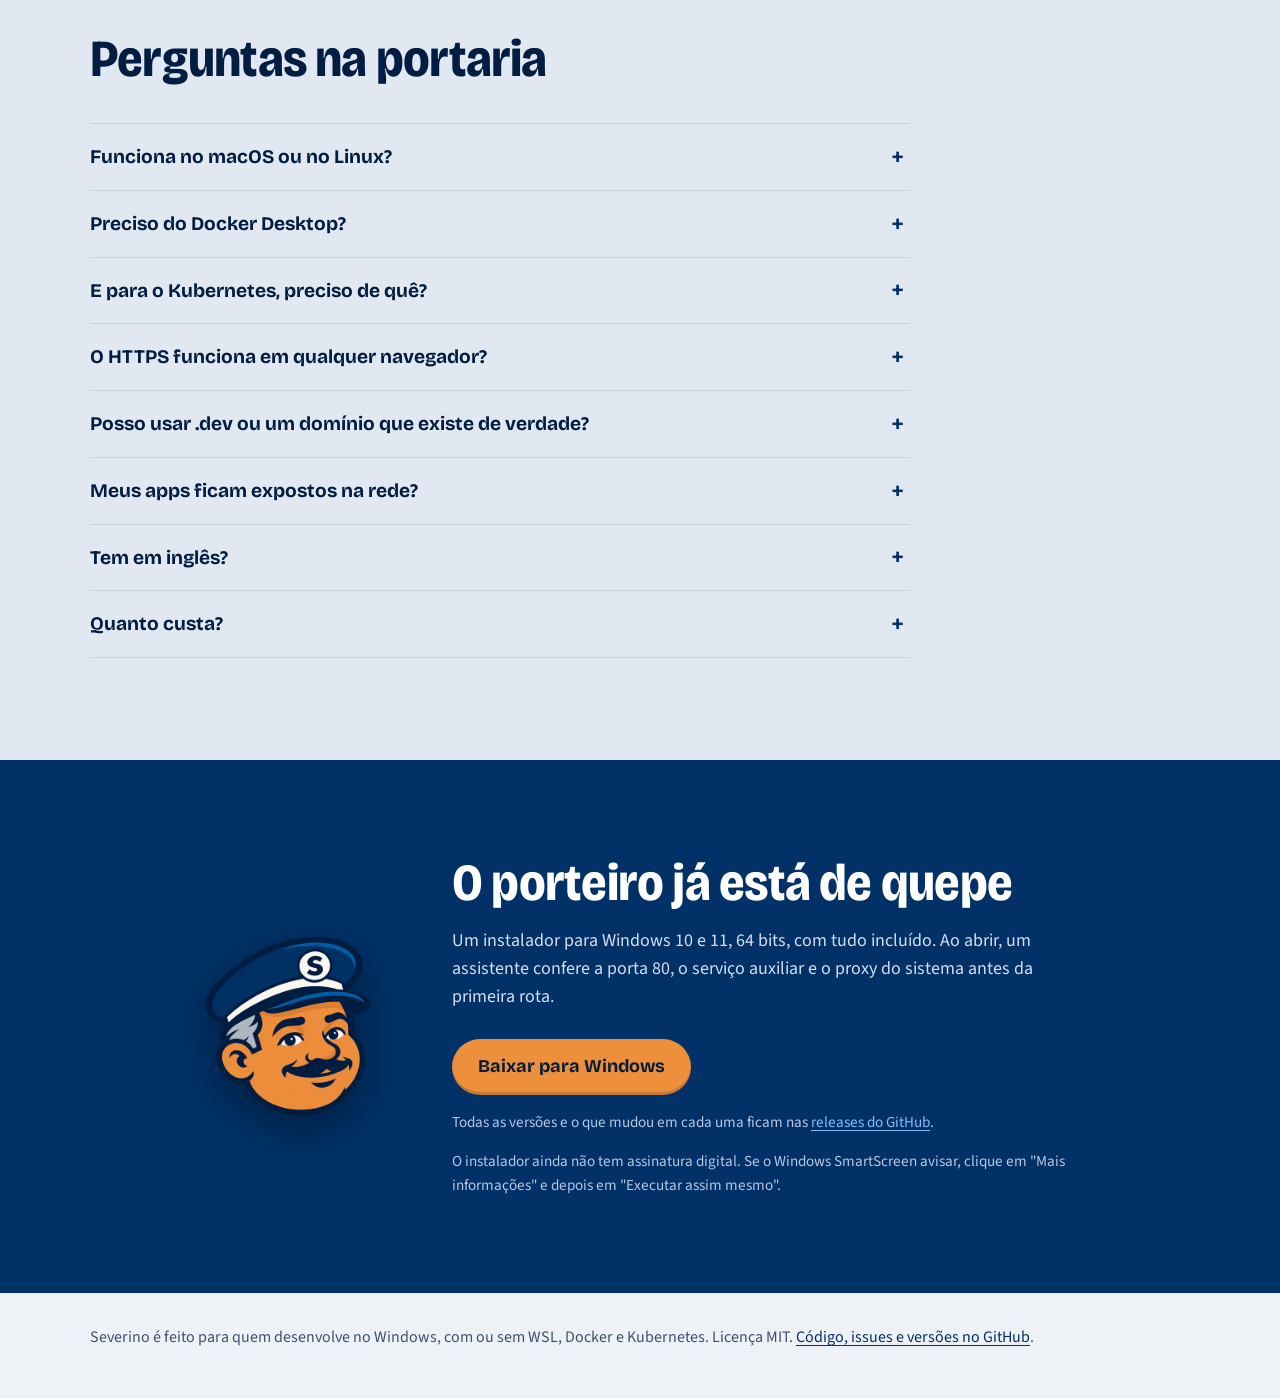
<file: site/pt-BR/index.html>
<!doctype html>
<html lang="pt-BR">
<head>
  <meta charset="utf-8">
  <meta name="viewport" content="width=device-width, initial-scale=1">
  <title>Severino: nomes com HTTPS para apps locais, WSL, Docker e Kubernetes</title>
  <meta name="description" content="Dê um nome com HTTPS a cada app de desenvolvimento: no Windows, no WSL, no Docker ou no cluster. O Severino cuida do hosts, do proxy e dos certificados. Grátis.">
  <link rel="canonical" href="https://lucassm02.github.io/severino/pt-BR/">
  <link rel="alternate" hreflang="en" href="https://lucassm02.github.io/severino/">
  <link rel="alternate" hreflang="pt-BR" href="https://lucassm02.github.io/severino/pt-BR/">
  <link rel="alternate" hreflang="x-default" href="https://lucassm02.github.io/severino/">
  <meta name="author" content="lucassm02">
  <meta name="robots" content="index, follow">
  <meta name="theme-color" content="#011D41">

  <meta property="og:type" content="website">
  <meta property="og:locale" content="pt_BR">
  <meta property="og:locale:alternate" content="en_US">
  <meta property="og:site_name" content="Severino">
  <meta property="og:url" content="https://lucassm02.github.io/severino/pt-BR/">
  <meta property="og:title" content="Severino: chega de localhost:3000">
  <meta property="og:description" content="Um nome com HTTPS para cada app de dev, esteja ele no Windows, no WSL, num container ou no cluster.">
  <meta property="og:image" content="https://lucassm02.github.io/severino/assets/og-banner-pt-BR.png">
  <meta property="og:image:width" content="1200">
  <meta property="og:image:height" content="630">
  <meta property="og:image:alt" content="Severino, o porteiro, ao lado do quadro da portaria: meuapp.sev na porta 3000, meuapp.sev/api na 8080, pedidos.loja na 80 e postgres.database na 5432.">
  <meta name="twitter:card" content="summary_large_image">
  <meta name="twitter:title" content="Severino: chega de localhost:3000">
  <meta name="twitter:description" content="Um nome com HTTPS para cada app de dev, esteja ele no Windows, no WSL, num container ou no cluster.">
  <meta name="twitter:image" content="https://lucassm02.github.io/severino/assets/og-banner-pt-BR.png">
  <meta name="twitter:image:alt" content="Severino, o porteiro, ao lado do quadro da portaria com os nomes dos apps e suas portas.">

  <link rel="icon" type="image/png" sizes="64x64" href="../assets/favicon-64.png">
  <link rel="apple-touch-icon" href="../assets/apple-touch-icon.png">
  <link rel="license" href="https://github.com/lucassm02/severino/blob/main/LICENSE">
  <link rel="preconnect" href="https://fonts.googleapis.com">
  <link rel="preconnect" href="https://fonts.gstatic.com" crossorigin>
  <link href="https://fonts.googleapis.com/css2?family=Bricolage+Grotesque:opsz,wdth,wght@12..96,75..100,400..800&family=Source+Sans+3:ital,wght@0,400;0,600;1,400&display=swap" rel="stylesheet">
  <link rel="stylesheet" href="../styles.css">

  <script type="application/ld+json">
  {
    "@context": "https://schema.org",
    "@type": "SoftwareApplication",
    "name": "Severino",
    "description": "Dá um nome com HTTPS a cada app de desenvolvimento no Windows, no WSL, no Docker e no Kubernetes, e cuida do arquivo hosts, do proxy reverso e dos certificados.",
    "applicationCategory": "DeveloperApplication",
    "operatingSystem": "Windows 10, Windows 11",
    "url": "https://lucassm02.github.io/severino/pt-BR/",
    "downloadUrl": "https://github.com/lucassm02/severino/releases/latest",
    "image": "https://lucassm02.github.io/severino/assets/og-banner-pt-BR.png",
    "screenshot": [
      "https://lucassm02.github.io/severino/assets/app-rotas.png",
      "https://lucassm02.github.io/severino/assets/app-servicos.png",
      "https://lucassm02.github.io/severino/assets/app-dns.png"
    ],
    "license": "https://opensource.org/licenses/MIT",
    "isAccessibleForFree": true,
    "inLanguage": ["pt-BR", "en"],
    "offers": { "@type": "Offer", "price": "0", "priceCurrency": "BRL" },
    "codeRepository": "https://github.com/lucassm02/severino"
  }
  </script>
  <script type="application/ld+json">
  {
    "@context": "https://schema.org",
    "@type": "VideoObject",
    "name": "O Severino em 30 segundos",
    "description": "Apresentação do Severino: um nome com HTTPS para cada app de dev, no Windows, no WSL, no Docker e no Kubernetes.",
    "thumbnailUrl": "https://lucassm02.github.io/severino/assets/severino-intro-capa.jpg",
    "contentUrl": "https://lucassm02.github.io/severino/assets/severino-intro.mp4",
    "uploadDate": "2026-10-10",
    "duration": "PT30S",
    "inLanguage": "pt-BR"
  }
  </script>
</head>
<body>
  <a class="skip" href="#conteudo">Pular para o conteúdo</a>

  <header class="topo">
    <a class="marca" href="./" aria-label="Severino, início">
      <img src="../assets/severino-rosto-96.png" width="40" height="40" alt="">
      <span>Severino</span>
    </a>
    <nav aria-label="Seções">
      <a href="#apresentacao">Em ação</a>
      <a href="#onde">WSL, Docker e k8s</a>
      <a href="#como-funciona">Como funciona</a>
      <a href="#tres-jeitos">Recursos</a>
      <a href="#perguntas">Perguntas</a>
      <a href="https://github.com/lucassm02/severino">GitHub</a>
    </nav>
    <a class="idioma" href="../" hreflang="en" lang="en">English</a>
    <a class="botao botao-pequeno" href="#baixar">Baixar</a>
  </header>

  <main id="conteudo">
    <section class="abertura">
      <div class="abertura-texto">
        <h1>Chega de localhost:<wbr>3000.</h1>
        <p class="abertura-lead">O Severino é o porteiro dos seus apps de dev. Cada um ganha um nome, como <strong>meuapp.sev</strong>, com HTTPS de verdade, esteja ele no Windows, no WSL, num container ou no cluster. Hosts, proxy e certificado ficam por conta dele.</p>
        <div class="acoes">
          <a class="botao" href="https://github.com/lucassm02/severino/releases/latest" data-download>Baixar para Windows</a>
          <a class="link-forte" href="https://github.com/lucassm02/severino">Ver o código no GitHub</a>
        </div>
        <p class="nota" data-release-note>Grátis e com código aberto. Para Windows 10 e 11, 64 bits.</p>
      </div>

      <figure class="quadro-moldura">
        <img class="quadro-porteiro" src="../assets/severino-rosto-480.png" width="240" height="240" alt="Severino, o porteiro, de quepe azul e bigode.">
        <div class="quadro" role="img" aria-label="Quadro da portaria: meuapp.sev na porta 3000, meuapp.sev/api na 8080, admin.meuapp.sev na 5173, pedidos.loja na 80 e postgres.database na 5432.">
          <p class="quadro-titulo" aria-hidden="true">Portaria</p>
          <ul aria-hidden="true">
            <li><span class="nome">meuapp.sev</span><span class="pontos"></span><span class="porta">3000</span></li>
            <li><span class="nome">meuapp.sev/api</span><span class="pontos"></span><span class="porta">8080</span></li>
            <li><span class="nome">admin.meuapp.sev</span><span class="pontos"></span><span class="porta">5173</span></li>
            <li><span class="nome">pedidos.loja</span><span class="pontos"></span><span class="porta">80</span></li>
            <li><span class="nome">postgres.database</span><span class="pontos"></span><span class="porta">5432</span></li>
          </ul>
        </div>
      </figure>
    </section>

    <section class="apresentacao" id="apresentacao" aria-labelledby="apresentacao-titulo">
      <h2 id="apresentacao-titulo">Um turno na portaria.</h2>
      <p class="secao-lead">Portas soltas viram nomes, o navegador ganha cadeado, e o WSL, o Docker e o cluster entram pela mesma porta.</p>
      <figure class="tela">
        <video muted loop playsinline disablepictureinpicture preload="none" width="1920" height="1080" poster="../assets/severino-intro-capa.jpg" data-tela
               aria-label="Animação do Severino: portas soltas viram nomes, o quadro da portaria se monta, o navegador abre meuapp.sev com cadeado, e o porteiro atende Windows, WSL, Docker e Kubernetes.">
          <source src="../assets/severino-intro.mp4" type="video/mp4">
        </video>
        <button class="tela-pausa" type="button" aria-pressed="false" hidden data-tela-pausa>
          <svg class="icone-pausa" viewBox="0 0 16 16" width="14" height="14" aria-hidden="true"><path d="M4 2.5h3v11H4zm5 0h3v11H9z" fill="currentColor"/></svg>
          <svg class="icone-play" viewBox="0 0 16 16" width="14" height="14" aria-hidden="true"><path d="M4.5 2.3 13.5 8l-9 5.7z" fill="currentColor"/></svg>
          <span class="sr">Pausar a animação</span>
        </button>
      </figure>
    </section>

    <section class="onde" id="onde" aria-labelledby="onde-titulo">
      <h2 id="onde-titulo">Seu app mora em um de quatro endereços. O porteiro atende todos.</h2>
      <p class="secao-lead">Front no Windows, API no WSL, worker num container, banco no cluster. Do navegador ou do terminal, cada um responde pelo nome.</p>
      <ul class="onde-lista">
        <li>
          <h3>Windows</h3>
          <p>O Vite, o .NET, o Spring: o que roda em localhost ganha nome e cadeado.</p>
          <code>meuapp.sev → localhost:3000</code>
        </li>
        <li>
          <h3>WSL</h3>
          <p>Ligue a distro, e os apps lá dentro chamam os mesmos nomes. Ninguém edita /etc/hosts à mão.</p>
          <code>~$ curl http://pedidos.loja</code>
        </li>
        <li>
          <h3>Docker</h3>
          <p>Container pelo nome do serviço no Compose. Recriou e a porta mudou? Ele percebe sozinho.</p>
          <code>worker:4000 → container</code>
        </li>
        <li>
          <h3>Kubernetes</h3>
          <p>O service pelo nome de dentro do cluster. NodePort, port-forward ou Ingress: ele escolhe o caminho.</p>
          <code>postgres.database:5432</code>
        </li>
      </ul>
    </section>

    <section class="como" id="como-funciona" aria-labelledby="como-titulo">
      <h2 id="como-titulo">Três passos. Um é seu, dois são dele.</h2>
      <ol class="passos">
        <li>
          <h3>Diga o nome e a porta</h3>
          <p>Numa janela, sem terminal. Se o destino for um banco ou outra máquina, ele sugere o tipo certo de nome.</p>
          <div class="mock-form" aria-hidden="true">
            <span class="mock-rotulo">Endereço</span>
            <span class="mock-campo">meuapp.sev</span>
            <span class="mock-rotulo">Destino</span>
            <span class="mock-campo">http://localhost:3000</span>
          </div>
        </li>
        <li>
          <h3>Ele arruma a portaria</h3>
          <p>Grava o nome no hosts, num bloco só dele, e passa a atender nas portas 80 e 443.</p>
          <pre class="mock-arquivo" aria-label="Trecho do arquivo hosts"><code><span class="comentario"># &gt;&gt;&gt; Severino managed block (do not edit)</span>
127.0.0.1   meuapp.sev
::1         meuapp.sev
<span class="comentario"># &lt;&lt;&lt; Severino</span></code></pre>
        </li>
        <li>
          <h3>Abra no navegador</h3>
          <p>Com cadeado e tudo. Hot reload e WebSocket continuam funcionando.</p>
          <div class="mock-barra" aria-hidden="true">
            <svg viewBox="0 0 16 16" width="14" height="14"><path d="M4.5 7V5a3.5 3.5 0 0 1 7 0v2h.5A1 1 0 0 1 13 8v6a1 1 0 0 1-1 1H4a1 1 0 0 1-1-1V8a1 1 0 0 1 1-1zm1.5 0h4V5a2 2 0 0 0-4 0z" fill="currentColor"/></svg>
            <span>https://meuapp.sev</span>
          </div>
        </li>
      </ol>
    </section>

    <section class="janela" id="tres-jeitos" aria-labelledby="tres-titulo">
      <div class="janela-texto">
        <h2 id="tres-titulo">Três jeitos de dar nome. Cada um na sua aba.</h2>
        <p>Rota para o navegador, serviço para o resto, DNS para outras máquinas. E as três abas conversam: um IP mudado no DNS muda o destino de tudo que usa aquele nome.</p>
      </div>

      <div class="abas" data-abas>
        <div class="abas-lista" role="tablist" aria-label="Rotas, serviços e DNS" hidden>
          <button type="button" role="tab" id="aba-rotas" aria-controls="painel-rotas" aria-selected="true">Rotas</button>
          <button type="button" role="tab" id="aba-servicos" aria-controls="painel-servicos" aria-selected="false" tabindex="-1">Serviços</button>
          <button type="button" role="tab" id="aba-dns" aria-controls="painel-dns" aria-selected="false" tabindex="-1">DNS</button>
        </div>

        <div class="painel" id="painel-rotas" role="tabpanel" aria-labelledby="aba-rotas">
          <div class="painel-texto">
            <h3>Rotas: para abrir no navegador</h3>
            <ul class="fatos">
              <li><strong>HTTPS sem drama.</strong> Uma autoridade certificadora só sua, que só assina os seus domínios.</li>
              <li><strong>Um domínio, vários apps.</strong> meuapp.sev/api vai para a API, o resto vai para o front.</li>
              <li><strong>Curinga.</strong> *.meuapp.sev atende cliente42.meuapp.sev e qualquer outro nome abaixo.</li>
              <li><strong>Grupos.</strong> Uma chave liga ou desliga o projeto inteiro.</li>
              <li><strong>Senha na porta.</strong> A tela de senha do próprio Severino, Basic Auth ou um cabeçalho obrigatório, quando você quiser.</li>
            </ul>
          </div>
          <img class="captura" src="../assets/app-rotas.png" width="1960" height="1400" loading="lazy"
               alt="A aba Rotas: docs.sev desligada e o grupo meuapp com meuapp.sev, meuapp.sev/api, o curinga *.meuapp.sev e admin.meuapp.sev atrás de senha, todos respondendo com HTTPS.">
        </div>

        <div class="painel" id="painel-servicos" role="tabpanel" aria-labelledby="aba-servicos">
          <div class="painel-texto">
            <h3>Serviços: para bancos, filas e o resto</h3>
            <ul class="fatos">
              <li><strong>Qualquer protocolo.</strong> Postgres, Redis, gRPC, RabbitMQ: o nome leva direto à porta, byte a byte.</li>
              <li><strong>Vêm prontos.</strong> Importe do Kubernetes e do Docker, no Windows ou no WSL.</li>
              <li><strong>Se corrigem sozinhos.</strong> Container recriado em outra porta volta a responder em segundos.</li>
              <li><strong>Destino por nome.</strong> gateway.k8s em vez do IP do nó, com o IP sempre à vista.</li>
              <li><strong>HTTPS para APIs também.</strong> Marque a porta como HTTP e https://pedidos.loja responde, com CORS e as regras das rotas.</li>
            </ul>
          </div>
          <img class="captura" src="../assets/app-servicos.png" width="1960" height="1400" loading="lazy"
               alt="A aba Serviços: pedidos com HTTPS e CORS, postgres e redis vindos do Kubernetes pelo gateway.k8s, e o worker vindo do Docker, todos respondendo.">
        </div>

        <div class="painel" id="painel-dns" role="tabpanel" aria-labelledby="aba-dns">
          <div class="painel-texto">
            <h3>DNS: um nome direto para um IP</h3>
            <ul class="fatos">
              <li><strong>Vale com o app fechado.</strong> banco.interno para 10.0.0.8, como uma linha escrita à mão, e também no WSL.</li>
              <li><strong>O hosts inteiro à vista.</strong> Linhas de outros programas aparecem marcadas, e só mudam se você pedir.</li>
              <li><strong>Sem Bloco de Notas de administrador.</strong> Rede privada entra na hora; IP público pede a confirmação do Windows.</li>
            </ul>
          </div>
          <img class="captura" src="../assets/app-dns.png" width="1960" height="1760" loading="lazy"
               alt="A aba DNS: gateway.k8s, destino de 3 serviços; banco.interno; nas.casa; staging.exemplo.com.br aguardando aprovação; e as linhas do hosts de outros programas, marcadas como fora do Severino.">
        </div>
      </div>

      <div class="janela-par">
        <div class="janela-texto">
          <h3>Errou o tipo? Ele avisa.</h3>
          <p>Uma rota para a 5432 nunca abriria no navegador. O Severino reconhece a porta do PostgreSQL e oferece criar um serviço com o que você já digitou.</p>
        </div>
        <img class="captura captura-estreita" src="../assets/app-editor.png" width="1080" height="1298" loading="lazy"
             alt="O formulário Nova rota com banco.sev para localhost:5432 e o aviso: 5432 é a porta do PostgreSQL, que não fala HTTP, com o botão Criar como serviço.">
      </div>

      <div class="janela-par">
        <div class="janela-texto">
          <h3>Cada requisição, com status e tempo</h3>
          <p>O que passou pelo porteiro, inclusive WebSockets e conexões dos serviços. Fica só na memória: nada vai para o disco.</p>
        </div>
        <img class="captura" src="../assets/app-requisicoes.png" width="1960" height="1400" loading="lazy"
             alt="A aba Requisições, com chamadas para meuapp.sev e admin.meuapp.sev, a chamada da API a pedidos.loja, um WebSocket aberto e conexões TCP para postgres.database e redis.cache.">
      </div>

      <div class="janela-par">
        <div class="janela-texto">
          <h3>Serviço que fala HTTP ganha o que as rotas têm</h3>
          <p>Marque HTTP na porta e ela passa pelo porteiro: HTTPS da sua CA, CORS, cabeçalhos e falhas simuladas, e cada chamada em Requisições. O Host do app continua chegando ao cluster.</p>
        </div>
        <img class="captura captura-estreita" src="../assets/app-servico-http.png" width="1080" height="1664" loading="lazy"
             alt="O formulário Editar serviço de pedidos: a porta 80 para gateway.k8s:30080 marcada como HTTP, e a seção HTTP e HTTPS com Usar HTTPS ligado: https://pedidos vai para a porta 80.">
      </div>

      <div class="janela-par">
        <div class="janela-texto">
          <h3>Senha na porta, quando você quiser</h3>
          <p>Para testar o app como o staging protege: a tela de senha do próprio Severino com sessão, Basic Auth ou um cabeçalho como X-Api-Key. Só ficam hashes, nunca a senha.</p>
        </div>
        <img class="captura captura-estreita" src="../assets/app-login.png" width="1200" height="1520" loading="lazy"
             alt="A tela de entrada do Severino para admin.meuapp.sev, com o porteiro, os campos de usuário e senha e o botão Entrar.">
      </div>
    </section>

    <section class="servicos" id="servicos" aria-labelledby="servicos-titulo">
      <div class="servicos-texto">
        <h2 id="servicos-titulo">O cluster pelo nome de dentro do cluster</h2>
        <p class="secao-lead">Seu app chama <strong>postgres.database:5432</strong> como faria dentro do Kubernetes, e chega lá. Sem mudar uma linha de configuração.</p>
        <ul class="fatos">
          <li><strong>Importa sozinho.</strong> Pergunta ao kubectl e ao docker que você já tem, no Windows ou dentro do WSL, e lista o que achou. Você só marca.</li>
          <li><strong>Os quatro nomes.</strong> pedidos, pedidos.loja, pedidos.loja.svc e pedidos.loja.svc.cluster.local levam ao mesmo lugar.</li>
          <li><strong>Só ClusterIP? Tudo bem.</strong> Ele mantém um kubectl port-forward rodando e o reinicia quando a VPN pisca.</li>
          <li><strong>Ingress pelo caminho curto.</strong> O nome público vira uma rota direto para o controlador, sem dar a volta pela internet.</li>
          <li><strong>Docker pelo nome do Compose.</strong> worker:4000 chega à porta publicada do container, seja qual for hoje.</li>
          <li><strong>Apps no WSL também.</strong> As distros que você ligar recebem os mesmos nomes.</li>
        </ul>
      </div>
      <div class="servicos-visual">
        <img class="captura" src="../assets/app-importar.png" width="1720" height="1520" loading="lazy"
             alt="A janela Importar serviços, procurando no WSL Ubuntu-22.04: services do Kubernetes por namespace, um ClusterIP por port-forward, um container do Docker e os hosts dos Ingress.">
        <pre class="terminal" aria-label="Exemplo no terminal do WSL"><code><span class="prompt">~$</span> curl http://pedidos.loja/saude
{"status":"ok"}
<span class="prompt">~$</span> psql -h postgres.database -U app
psql (16.4)
app=&gt;</code></pre>
      </div>
    </section>

    <section class="mais" aria-labelledby="mais-titulo">
      <h2 id="mais-titulo">E as miudezas que fazem diferença</h2>
      <ul class="mais-lista">
        <li>
          <h3>Pelo terminal</h3>
          <p>Um módulo PowerShell fala com o app aberto, com as mesmas regras das telas.</p>
          <pre class="terminal" aria-label="Exemplo no PowerShell"><code><span class="prompt">PS&gt;</span> New-SeverinoRoute api.sev http://localhost:8080 -Https
<span class="prompt">PS&gt;</span> Set-SeverinoDns banco.interno 10.0.0.8
<span class="prompt">PS&gt;</span> Disable-SeverinoRoute -Group meuapp</code></pre>
        </li>
        <li>
          <h3>Pausa num clique</h3>
          <p>O botão da bandeja devolve os domínios à internet na hora. Clicou de novo, voltou tudo.</p>
        </li>
        <li>
          <h3>Backup</h3>
          <p>Rotas, serviços e entradas DNS num arquivo só, para a máquina nova ou para o colega.</p>
        </li>
        <li>
          <h3>Atualiza num clique</h3>
          <p>Quando sai versão nova, o app avisa, confere o SHA-256 do instalador e atualiza sem perder nada.</p>
        </li>
      </ul>
    </section>

    <section class="seguranca" id="seguranca" aria-labelledby="seguranca-titulo">
      <h2 id="seguranca-titulo">Tem acesso de administrador. Por isso conta tudo.</h2>
      <p class="secao-lead">Um porteiro de confiança diz exatamente o que faz com a chave do prédio.</p>
      <dl class="lista-seguranca">
        <div>
          <dt>Arquivo hosts</dt>
          <dd>Dois blocos marcados: o das rotas, sempre com endereços de loopback, que pausar ou fechar o app esvazia; e o das entradas DNS, que fica. Linhas de fora só mudam quando você pede, com um comentário acima.</dd>
        </div>
        <div>
          <dt>Serviço auxiliar</dt>
          <dd>A única parte que roda como administrador. Grava os blocos do hosts, responde os curingas num DNS só dele em 127.53.0.1 e cria as regras do Windows que mandam esses sufixos para lá. IP público e curinga novos só entram depois da sua confirmação. O app em si roda como você.</dd>
        </div>
        <div>
          <dt>Proxy</dt>
          <dd>Escuta só em 127.0.0.1 e ::1. Nada fica exposto na rede.</dd>
        </div>
        <div>
          <dt>HTTPS</dt>
          <dd>Uma autoridade certificadora só sua, que só consegue assinar os seus domínios. A chave fica protegida pelo Windows, na sua conta.</dd>
        </div>
        <div>
          <dt>Ir embora</dt>
          <dd>"Limpar tudo", nas configurações, e o desinstalador tiram o que o Severino colocou: os blocos do hosts, as regras de DNS, a autoridade certificadora, a inicialização automática e os nomes nas distros do WSL.</dd>
        </div>
      </dl>
    </section>

    <section class="perguntas" id="perguntas" aria-labelledby="perguntas-titulo">
      <h2 id="perguntas-titulo">Perguntas na portaria</h2>
      <div class="perguntas-lista">
        <details>
          <summary>Funciona no macOS ou no Linux?</summary>
          <p>Não: o Severino é um app de Windows. Mas se você desenvolve no Linux pelo WSL 2, esse é exatamente o caso dele.</p>
        </details>
        <details>
          <summary>Preciso do Docker Desktop?</summary>
          <p>Não. Ele usa o docker que estiver à mão, no Windows ou dentro de uma distro do WSL. Sem Docker nenhum, rotas e DNS funcionam do mesmo jeito.</p>
        </details>
        <details>
          <summary>E para o Kubernetes, preciso de quê?</summary>
          <p>Do kubectl configurado, no Windows ou no WSL. O Severino usa o contexto atual. Se o cluster fica atrás de uma VPN, vale a VPN que você já usa.</p>
        </details>
        <details>
          <summary>O HTTPS funciona em qualquer navegador?</summary>
          <p>No Edge e no Chrome, sim: a autoridade certificadora entra no repositório do Windows. O Firefox tem lista própria; o Severino percebe e diz qual opção ligar.</p>
        </details>
        <details>
          <summary>Posso usar .dev ou um domínio que existe de verdade?</summary>
          <p>Pode, qualquer nome vale. O app avisa quando o nome existe na internet ou quando o navegador exige HTTPS, como no .dev. Os sufixos .test e .localhost nunca colidem com nada.</p>
        </details>
        <details>
          <summary>Meus apps ficam expostos na rede?</summary>
          <p>Não. O proxy escuta só em 127.0.0.1 e ::1, e o hosts só aponta para esta máquina, a não ser que você cadastre uma entrada DNS para outra.</p>
        </details>
        <details>
          <summary>Tem em inglês?</summary>
          <p>Tem, e em português. O app segue o idioma do Windows, e dá para escolher o outro nas Configurações.</p>
        </details>
        <details>
          <summary>Quanto custa?</summary>
          <p>Nada. É grátis, com o código no GitHub sob a licença MIT.</p>
        </details>
      </div>
    </section>

    <section class="baixar" id="baixar" aria-labelledby="baixar-titulo">
      <img src="../assets/severino-rosto-480.png" width="200" height="200" alt="" loading="lazy">
      <div>
        <h2 id="baixar-titulo">O porteiro já está de quepe</h2>
        <p>Um instalador para Windows 10 e 11, 64 bits, com tudo incluído. Ao abrir, um assistente confere a porta 80, o serviço auxiliar e o proxy do sistema antes da primeira rota.</p>
        <a class="botao" href="https://github.com/lucassm02/severino/releases/latest" data-download>Baixar para Windows</a>
        <p class="nota">Todas as versões e o que mudou em cada uma ficam nas <a href="https://github.com/lucassm02/severino/releases">releases do GitHub</a>.</p>
        <p class="nota">O instalador ainda não tem assinatura digital. Se o Windows SmartScreen avisar, clique em "Mais informações" e depois em "Executar assim mesmo".</p>
      </div>
    </section>
  </main>

  <footer class="rodape">
    <p>Severino é feito para quem desenvolve no Windows, com ou sem WSL, Docker e Kubernetes. Licença MIT. <a href="https://github.com/lucassm02/severino">Código, issues e versões no GitHub</a>.</p>
  </footer>

  <script type="application/ld+json">
  {
    "@context": "https://schema.org",
    "@type": "FAQPage",
    "mainEntity": [
      { "@type": "Question", "name": "O Severino funciona no macOS ou no Linux?", "acceptedAnswer": { "@type": "Answer", "text": "Não: o Severino é um app de Windows. Mas se você desenvolve no Linux pelo WSL 2, esse é exatamente o caso dele." } },
      { "@type": "Question", "name": "Preciso do Docker Desktop?", "acceptedAnswer": { "@type": "Answer", "text": "Não. Ele usa o docker que estiver à mão, no Windows ou dentro de uma distro do WSL. Sem Docker nenhum, rotas e DNS funcionam do mesmo jeito." } },
      { "@type": "Question", "name": "E para o Kubernetes, preciso de quê?", "acceptedAnswer": { "@type": "Answer", "text": "Do kubectl configurado, no Windows ou no WSL. O Severino usa o contexto atual. Se o cluster fica atrás de uma VPN, vale a VPN que você já usa." } },
      { "@type": "Question", "name": "O HTTPS funciona em qualquer navegador?", "acceptedAnswer": { "@type": "Answer", "text": "No Edge e no Chrome, sim: a autoridade certificadora entra no repositório do Windows. O Firefox tem lista própria; o Severino percebe e diz qual opção ligar." } },
      { "@type": "Question", "name": "Posso usar .dev ou um domínio que existe de verdade?", "acceptedAnswer": { "@type": "Answer", "text": "Pode, qualquer nome vale. O app avisa quando o nome existe na internet ou quando o navegador exige HTTPS, como no .dev. Os sufixos .test e .localhost nunca colidem com nada." } },
      { "@type": "Question", "name": "Meus apps ficam expostos na rede?", "acceptedAnswer": { "@type": "Answer", "text": "Não. O proxy escuta só em 127.0.0.1 e ::1, e o hosts só aponta para esta máquina, a não ser que você cadastre uma entrada DNS para outra." } },
      { "@type": "Question", "name": "O Severino tem em inglês?", "acceptedAnswer": { "@type": "Answer", "text": "Tem, e em português. O app segue o idioma do Windows, e dá para escolher o outro nas Configurações." } },
      { "@type": "Question", "name": "Quanto custa o Severino?", "acceptedAnswer": { "@type": "Answer", "text": "Nada. É grátis, com o código no GitHub sob a licença MIT." } }
    ]
  }
  </script>
  <script src="../site.js" defer></script>
</body>
</html>
</file>
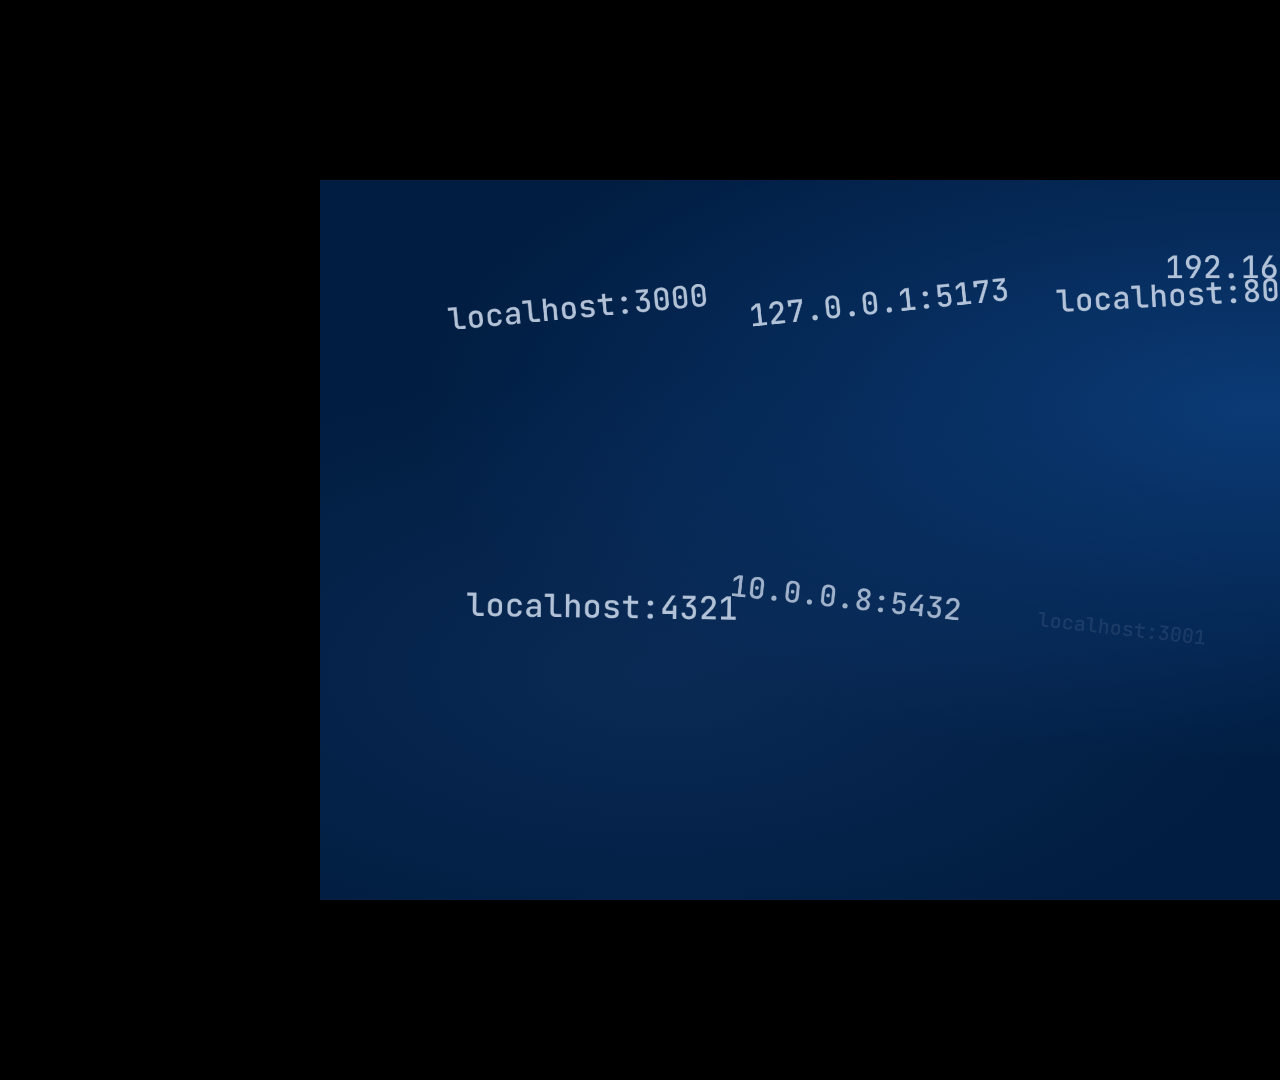
<file: assets/branding/motion/intro.html>
<!doctype html>
<!--
  Severino, intro motion: 30 s at 1920x1080. Plays in any browser (click restarts; ?t=12.5
  freezes at a time). scripts/render-motion.mjs renders it frame by frame to an MP4 through
  headless Edge and ffmpeg. Every frame is a pure function of the time, in render(t), so the
  live playback and the video match.
-->
<html lang="pt-BR">
<head>
  <meta charset="utf-8">
  <title>Severino: intro</title>
  <link href="https://fonts.googleapis.com/css2?family=Bricolage+Grotesque:opsz,wdth,wght@12..96,75..100,400..800&family=Source+Sans+3:wght@400;600&family=JetBrains+Mono:wght@500;700&display=block" rel="stylesheet">
  <style>
    :root {
      --farda: #011d41;
      --quepe: #013166;
      --feltro: #0a2546;
      --letra: #f6f8fb;
      --laranja: #ee8f3b;
      --suave: #c5d3e6;
      --verde: #3fbf6f;
    }
    * { box-sizing: border-box; margin: 0; padding: 0; }
    html, body { width: 100%; height: 100%; background: #000; overflow: hidden; }
    body { display: grid; place-items: center; }

    #palco {
      position: relative;
      width: 1920px;
      height: 1080px;
      overflow: hidden;
      background: var(--farda);
      color: #fff;
      font-family: "Source Sans 3", "Segoe UI", sans-serif;
      transform-origin: center;
    }
    #fundo { position: absolute; inset: 0; }
    .camada { position: absolute; inset: 0; }
    .el { position: absolute; will-change: transform, opacity; }

    .display {
      font-family: "Bricolage Grotesque", sans-serif;
      font-weight: 800;
      font-variation-settings: "wdth" 80, "opsz" 96;
      letter-spacing: -0.025em;
      line-height: 0.95;
    }
    .mono { font-family: "JetBrains Mono", Consolas, monospace; font-weight: 500; }
    .legenda {
      font-family: "Bricolage Grotesque", sans-serif;
      font-weight: 700;
      font-variation-settings: "wdth" 88;
      font-size: 64px;
      letter-spacing: -0.01em;
      text-align: center;
      width: 1920px;
      left: 0;
    }

    /* Scene 1: the ports */
    .porta-solta { font-size: 46px; color: var(--suave); white-space: nowrap; }

    /* Scene 2 */
    .porteiro { width: 380px; filter: drop-shadow(0 22px 26px rgb(0 0 0 / 0.45)); }
    #velho { font-size: 112px; color: var(--suave); white-space: nowrap; }
    #risco { height: 12px; background: var(--laranja); border-radius: 6px; transform-origin: left center; }
    #novo { font-size: 176px; white-space: nowrap; }
    #novo .ponto { color: var(--laranja); }
    #sub2 { font-size: 46px; color: var(--suave); white-space: nowrap; }

    /* Scene 3: the board */
    .quadro {
      width: 1100px;
      background-color: var(--feltro);
      background-image: repeating-linear-gradient(to bottom, rgb(255 255 255 / 0.035) 0 1px, transparent 1px 15px, rgb(0 0 0 / 0.22) 15px 16px);
      border: 22px solid #5b3a22;
      border-image: linear-gradient(135deg, #7a5233, #4e3019 60%, #6b462b) 1;
      box-shadow: 0 50px 80px -30px rgb(0 0 0 / 0.7), inset 0 0 60px rgb(0 0 0 / 0.35);
      padding: 34px 48px 44px;
      color: var(--letra);
      font-family: "Bricolage Grotesque", sans-serif;
      font-variation-settings: "wdth" 75;
      font-weight: 600;
      text-transform: uppercase;
      letter-spacing: 0.07em;
      font-size: 50px;
    }
    .quadro-titulo { text-align: center; font-weight: 700; letter-spacing: 0.35em; padding-bottom: 18px; margin-bottom: 14px; position: relative; }
    .quadro-titulo::after { content: ""; position: absolute; left: 0; right: 0; bottom: 0; height: 3px; background: rgb(246 248 251 / 0.18); }
    .linha { display: flex; align-items: baseline; gap: 18px; padding: 12px 0; white-space: nowrap; }
    .linha .pontos { flex: 1; height: 5px; border-bottom: 5px dotted rgb(246 248 251 / 0.35); transform-origin: left; transform: translateY(-0.3em); }
    .linha .porta { color: var(--laranja); display: inline-block; }
    .letra { display: inline-block; }

    /* Scene 4: the browser */
    .navegador {
      width: 1240px;
      height: 640px;
      background: #f3f6fa;
      border-radius: 22px;
      box-shadow: 0 60px 100px -30px rgb(0 0 0 / 0.75);
      overflow: hidden;
      color: var(--farda);
    }
    .nav-topo { height: 64px; background: #dfe6ef; display: flex; align-items: center; gap: 12px; padding: 0 26px; }
    .bolinha { width: 16px; height: 16px; border-radius: 50%; background: #b7c3d3; }
    .nav-barra {
      margin: 26px 34px 0;
      height: 84px;
      background: #fff;
      border-radius: 42px;
      box-shadow: 0 2px 0 #d3dce7;
      display: flex;
      align-items: center;
      gap: 18px;
      padding: 0 34px;
      font-size: 44px;
    }
    #cadeado { width: 40px; height: 40px; flex: none; }
    #url .esquema { color: #6a7d97; }
    #cursor { width: 4px; height: 50px; background: var(--farda); }
    .nav-pagina { margin: 46px 70px 0; }
    .bloco { height: 28px; border-radius: 14px; background: #d9e1ec; margin-bottom: 22px; transform-origin: left; }
    .bloco.titulo { height: 64px; width: 62%; background: var(--farda); border-radius: 12px; margin-bottom: 34px; }
    #selo-ok {
      font-family: "Bricolage Grotesque", sans-serif; font-weight: 700; font-size: 34px;
      background: var(--verde); color: #fff; border-radius: 40px; padding: 10px 26px;
    }

    /* Scene 5: four places */
    .lugar {
      width: 520px;
      background: rgb(255 255 255 / 0.06);
      border: 2px solid rgb(255 255 255 / 0.12);
      border-top: 6px solid var(--laranja);
      border-radius: 16px;
      padding: 26px 30px 30px;
    }
    .lugar h3 { font-family: "Bricolage Grotesque", sans-serif; font-weight: 800; font-size: 50px; display: flex; align-items: center; gap: 18px; }
    .lugar svg { width: 54px; height: 54px; flex: none; }
    .lugar code {
      display: block; margin-top: 18px; font-size: 27px; background: rgb(0 0 0 / 0.3);
      border-radius: 10px; padding: 12px 16px; color: var(--letra); white-space: nowrap;
    }
    #centro5 { width: 250px; }
    #fios { position: absolute; inset: 0; overflow: visible; }
    #fios path { fill: none; stroke: rgb(238 143 59 / 0.55); stroke-width: 5; stroke-linecap: round; stroke-dasharray: 10 14; }

    /* Scene 6: the app */
    .janela-app { width: 1060px; border-radius: 16px; box-shadow: 0 60px 100px -30px rgb(0 0 0 / 0.8); overflow: hidden; background: #fafafa; }
    .janela-app img { display: block; width: 100%; position: absolute; top: 0; left: 0; }
    .janela-app .base { position: relative; }
    .chip { display: flex; flex-direction: column; gap: 4px; white-space: nowrap; }
    .chip b { font-family: "Bricolage Grotesque", sans-serif; font-weight: 800; font-size: 72px; display: flex; align-items: center; gap: 22px; }
    .chip span { font-size: 40px; color: var(--suave); padding-left: 44px; }
    .chip i { width: 22px; height: 22px; border-radius: 50%; background: var(--laranja); display: inline-block; }

    /* Scene 7 */
    #marca { font-size: 220px; }
    #frase { font-size: 60px; color: var(--suave); white-space: nowrap; font-weight: 600; }
    #pilula {
      font-family: "Bricolage Grotesque", sans-serif; font-weight: 700; font-size: 40px;
      background: var(--laranja); color: var(--farda); border-radius: 60px; padding: 18px 46px; white-space: nowrap;
      box-shadow: inset 0 -5px 0 rgb(1 29 65 / 0.18);
    }
    #endereco { font-family: "Bricolage Grotesque", sans-serif; font-weight: 700; font-size: 40px; color: var(--laranja); white-space: nowrap; }
  </style>
</head>
<body>
  <div id="palco">
    <div id="fundo"></div>

    <!-- 1. The ports -->
    <div class="camada" id="c1">
      <div class="el legenda display" id="pergunta" style="top: 470px">Qual era a porta mesmo?</div>
    </div>

    <!-- 2. A name instead -->
    <div class="camada" id="c2">
      <img class="el porteiro" id="porteiro2" src="../severino-rosto.png" alt="">
      <div class="el mono" id="velho">localhost:3000</div>
      <div class="el" id="risco"></div>
      <div class="el display" id="novo">meuapp<span class="ponto">.</span>sev</div>
      <div class="el" id="sub2">O Severino dá um nome para cada app de dev.</div>
    </div>

    <!-- 3. The lobby board -->
    <div class="camada" id="c3">
      <div class="el legenda" id="leg3" style="top: 70px">Cada app, um nome no quadro.</div>
      <div class="el quadro" id="quadro">
        <p class="quadro-titulo" data-letras>Portaria</p>
        <div class="linha"><span class="nome" data-letras>meuapp.sev</span><span class="pontos"></span><span class="porta" data-letras>3000</span></div>
        <div class="linha"><span class="nome" data-letras>meuapp.sev/api</span><span class="pontos"></span><span class="porta" data-letras>8080</span></div>
        <div class="linha"><span class="nome" data-letras>pedidos.loja</span><span class="pontos"></span><span class="porta" data-letras>80</span></div>
        <div class="linha"><span class="nome" data-letras>postgres.database</span><span class="pontos"></span><span class="porta" data-letras>5432</span></div>
      </div>
      <img class="el porteiro" id="porteiro3" src="../severino-rosto.png" alt="" style="width: 300px">
    </div>

    <!-- 4. HTTPS in the browser -->
    <div class="camada" id="c4">
      <div class="el navegador" id="navegador">
        <div class="nav-topo"><span class="bolinha"></span><span class="bolinha"></span><span class="bolinha"></span></div>
        <div class="nav-barra">
          <svg id="cadeado" viewBox="0 0 16 16"><path id="cadeado-forma" d="M4.5 7V5a3.5 3.5 0 0 1 7 0v2h.5A1 1 0 0 1 13 8v6a1 1 0 0 1-1 1H4a1 1 0 0 1-1-1V8a1 1 0 0 1 1-1zm1.5 0h4V5a2 2 0 0 0-4 0z" fill="#9aa9bc"/></svg>
          <span id="url" class="mono"><span class="esquema" id="esquema"></span><span id="digitado"></span></span><span id="cursor"></span>
        </div>
        <div class="nav-pagina">
          <div class="bloco titulo"></div>
          <div class="bloco" style="width: 88%"></div>
          <div class="bloco" style="width: 80%"></div>
          <div class="bloco" style="width: 52%"></div>
        </div>
        <div class="el" id="selo-ok" style="right: 70px; bottom: 60px">200 · com cadeado</div>
      </div>
      <div class="el legenda" id="leg4" style="top: 930px">HTTPS de verdade, sem aviso do navegador.</div>
    </div>

    <!-- 5. Where apps live -->
    <div class="camada" id="c5">
      <svg id="fios" viewBox="0 0 1920 1080">
        <path id="fio0" d="M960 540 C 820 540, 780 300, 642 300" />
        <path id="fio1" d="M960 540 C 1100 540, 1140 300, 1278 300" />
        <path id="fio2" d="M960 540 C 820 540, 780 750, 642 750" />
        <path id="fio3" d="M960 540 C 1100 540, 1140 750, 1278 750" />
        <circle id="pacote0" r="11" fill="#ee8f3b" />
        <circle id="pacote1" r="11" fill="#ee8f3b" />
        <circle id="pacote2" r="11" fill="#ee8f3b" />
        <circle id="pacote3" r="11" fill="#ee8f3b" />
      </svg>
      <div class="el legenda" id="leg5" style="top: 60px">No Windows, no WSL, no Docker e no cluster.</div>
      <img class="el porteiro" id="centro5" src="../severino-rosto.png" alt="">
      <div class="el lugar" id="lugar0">
        <h3><svg viewBox="0 0 24 24"><path fill="#8cbcf5" d="M2 4.5 10 3.4v7.9H2zM11 3.3 22 2v9.3H11zM2 12.4h8v7.9l-8-1.1zM11 12.4h11V22l-11-1.5z"/></svg>Windows</h3>
        <code>meuapp.sev → localhost:3000</code>
      </div>
      <div class="el lugar" id="lugar1">
        <h3><svg viewBox="0 0 24 24"><rect x="2" y="4" width="20" height="16" rx="3" fill="none" stroke="#8cbcf5" stroke-width="2"/><path d="m6 9 3.5 3L6 15M12 15h6" fill="none" stroke="#ee8f3b" stroke-width="2" stroke-linecap="round"/></svg>WSL</h3>
        <code>~$ curl http://pedidos.loja</code>
      </div>
      <div class="el lugar" id="lugar2">
        <h3><svg viewBox="0 0 24 24"><g fill="#8cbcf5"><rect x="3" y="11" width="5" height="4" rx=".5"/><rect x="9" y="11" width="5" height="4" rx=".5"/><rect x="15" y="11" width="5" height="4" rx=".5"/><rect x="9" y="6" width="5" height="4" rx=".5"/></g><path d="M2 16.5c2 3 6.5 4.5 11 4 4.6-.5 7.5-3 9-6" fill="none" stroke="#ee8f3b" stroke-width="2" stroke-linecap="round"/></svg>Docker</h3>
        <code>worker:4000 → container</code>
      </div>
      <div class="el lugar" id="lugar3">
        <h3><svg viewBox="0 0 24 24"><path d="M12 2.5 20.4 6.6l2 9-5.8 7.2H7.4L1.6 15.6l2-9z" fill="none" stroke="#8cbcf5" stroke-width="2" stroke-linejoin="round"/><circle cx="12" cy="12.6" r="3" fill="none" stroke="#ee8f3b" stroke-width="2"/><path d="M12 5.5v4M12 15.7v3.8M5.6 9.5l3.6 1.8M14.8 13.9l3.6 1.8M18.4 9.5l-3.6 1.8M9.2 13.9l-3.6 1.8" stroke="#ee8f3b" stroke-width="2" stroke-linecap="round"/></svg>Kubernetes</h3>
        <code>postgres.database:5432</code>
      </div>
    </div>

    <!-- 6. The three tabs -->
    <div class="camada" id="c6">
      <div class="el chip" id="chip0"><b><i></i>Rotas</b><span>para o navegador</span></div>
      <div class="el chip" id="chip1"><b><i></i>Serviços</b><span>bancos, filas e o resto</span></div>
      <div class="el chip" id="chip2"><b><i></i>DNS</b><span>outras máquinas</span></div>
      <div class="el janela-app" id="janela6">
        <img class="base" src="../../../site/assets/app-rotas.png" alt="">
        <img id="tela1" src="../../../site/assets/app-servicos.png" alt="">
        <img id="tela2" src="../../../site/assets/app-dns.png" alt="">
      </div>
    </div>

    <!-- 7. The end card -->
    <div class="camada" id="c7">
      <img class="el porteiro" id="porteiro7" src="../severino-rosto.png" alt="" style="width: 300px">
      <div class="el display" id="marca">Severino</div>
      <div class="el" id="frase">O porteiro dos seus apps de dev.</div>
      <div class="el" id="pilula">Grátis para Windows 10 e 11</div>
      <div class="el" id="endereco">lucassm02.github.io/severino</div>
    </div>
  </div>

  <script>
    const DURATION = 30;
    const $ = (id) => document.getElementById(id);

    // ---------- ?lang=en: the English cut, same timing, its own text and screenshots ----------
    if (new URLSearchParams(location.search).get("lang") === "en") {
      document.documentElement.lang = "en";
      const text = {
        pergunta: "Which port was it again?",
        sub2: "Severino gives each dev app a name.",
        leg3: "Every app, a name on the board.",
        "selo-ok": "200 · padlock on",
        leg4: "Real HTTPS, no browser warning.",
        leg5: "On Windows, in WSL, in Docker and in the cluster.",
        frase: "The doorman for your dev apps.",
        pilula: "Free for Windows 10 and 11",
      };
      for (const [id, value] of Object.entries(text)) $(id).textContent = value;
      document.querySelector("#quadro .quadro-titulo").textContent = "Front desk"; // letters become inline blocks; a plain space would collapse
      [["Routes", "for the browser"], ["Services", "databases, queues and the rest"], ["DNS", "other machines"]].forEach(([name, what], i) => {
        $(`chip${i}`).querySelector("b").lastChild.nodeValue = name;
        $(`chip${i}`).querySelector("span").textContent = what;
      });
      document.querySelectorAll("#janela6 img").forEach((img) => { img.src = img.getAttribute("src").replace("/site/assets/", "/site/assets/en/"); });
    }

    // ---------- easing and tweening ----------
    const clamp = (v) => Math.min(1, Math.max(0, v));
    const ease = {
      linear: (p) => p,
      out: (p) => 1 - Math.pow(1 - p, 3),
      in: (p) => p * p * p,
      inOut: (p) => (p < 0.5 ? 4 * p * p * p : 1 - Math.pow(-2 * p + 2, 3) / 2),
      back: (p) => { const c = 1.7, c3 = c + 1; return 1 + c3 * Math.pow(p - 1, 3) + c * Math.pow(p - 1, 2); },
      elastic: (p) => (p === 0 || p === 1 ? p : Math.pow(2, -10 * p) * Math.sin((p * 10 - 0.75) * (2 * Math.PI) / 3) + 1),
      bounce: (p) => {
        const n = 7.5625, d = 2.75;
        if (p < 1 / d) return n * p * p;
        if (p < 2 / d) return n * (p -= 1.5 / d) * p + 0.75;
        if (p < 2.5 / d) return n * (p -= 2.25 / d) * p + 0.9375;
        return n * (p -= 2.625 / d) * p + 0.984375;
      },
    };
    /** Progress of a tween from start over dur seconds, eased. */
    const at = (t, start, dur, e = ease.out) => e(clamp((t - start) / dur));
    const mix = (a, b, p) => a + (b - a) * p;

    /** Places an element: x, y are its top-left, o its opacity, s scale, r rotation in degrees. */
    function put(el, { x = 0, y = 0, o = 1, s = 1, r = 0, sx, sy } = {}) {
      el.style.left = `${x}px`;
      el.style.top = `${y}px`;
      el.style.opacity = o;
      el.style.transform = `rotate(${r}deg) scale(${sx ?? s}, ${sy ?? s})`;
      el.style.visibility = o <= 0.001 ? "hidden" : "visible";
    }
    const show = (layer, on) => { layer.style.display = on ? "block" : "none"; };

    // A fixed sequence instead of Math.random: every render is the same.
    let seed = 7;
    const rnd = () => ((seed = (seed * 9301 + 49297) % 233280) / 233280);

    // ---------- scene 1: ports everywhere ----------
    const portas = ["localhost:3000", "127.0.0.1:5173", "localhost:8080", "192.168.203.100:30711", "localhost:4321",
      "10.0.0.8:5432", "localhost:3001", "127.0.0.1:6379", "localhost:5000", "0.0.0.0:9090", "localhost:8081", "172.18.0.4:4000"];
    const soltas = portas.map((texto, i) => {
      const el = document.createElement("div");
      el.className = "el mono porta-solta";
      el.textContent = texto;
      $("c1").append(el);
      // Spread on a loose grid, kept off the centre line where the question goes.
      const col = i % 4, row = Math.floor(i / 4);
      const x = 120 + col * 440 + rnd() * 160;
      let y = 90 + row * 330 + rnd() * 120;
      if (y > 400 && y < 640) y += 170;
      return { el, x, y, r: (rnd() - 0.5) * 14, delay: 0.15 + i * 0.12, drift: (rnd() - 0.5) * 40 };
    });

    // ---------- letters on the board ----------
    const linhasQuadro = [];
    document.querySelectorAll("[data-letras]").forEach((el) => {
      const text = el.textContent;
      el.textContent = "";
      const letters = [...text].map((ch) => {
        const span = document.createElement("span");
        span.className = "letra";
        span.textContent = ch;
        el.append(span);
        return { span, r: (rnd() - 0.5) * 2.6, y: (rnd() - 0.5) * 2 };
      });
      linhasQuadro.push({ el, letters, porta: el.classList.contains("porta") });
    });
    const pontos = [...document.querySelectorAll(".linha .pontos")];

    // ---------- render ----------
    function render(t) {
      // Background: navy with a slow glow that wanders across the frame.
      const gx = 70 + Math.sin(t * 0.21) * 18, gy = 18 + Math.cos(t * 0.17) * 14;
      $("fundo").style.background = `radial-gradient(120% 90% at ${gx}% ${gy}%, #0b3a75 0%, transparent 55%), radial-gradient(80% 70% at ${100 - gx}% ${100 - gy}%, #0a2a55 0%, transparent 60%), #011d41`;

      scene1(t); scene2(t); scene3(t); scene4(t); scene5(t); scene6(t); scene7(t);
    }

    function scene1(t) {
      show($("c1"), t < 3.8);
      if (t >= 3.8) return;
      const suck = at(t, 2.95, 0.6, ease.in);
      for (const p of soltas) {
        const pop = at(t, p.delay, 0.45, ease.back);
        const cx = p.x + p.drift * Math.sin(t * 0.8 + p.delay);
        const tx = mix(cx, 960 - 160, suck), ty = mix(p.y + Math.cos(t + p.delay) * 6, 540, suck);
        put(p.el, { x: Math.min(tx, 1860 - p.el.offsetWidth), y: ty, o: Math.min(pop, 1 - suck) * 0.9, s: mix(0.6, 1, pop) * (1 - suck * 0.8), r: p.r * (1 - suck) });
      }
      const q = at(t, 1.0, 0.5, ease.back);
      put($("pergunta"), { x: 0, y: mix(500, 470, q), o: Math.min(q, 1 - at(t, 2.95, 0.4)), s: mix(0.9, 1, q) });
    }

    function scene2(t) {
      show($("c2"), t > 3.3 && t < 7.4);
      if (t <= 3.3 || t >= 7.4) return;
      const sai = at(t, 6.8, 0.55, ease.in);
      // The doorman drops in and bounces.
      const cai = at(t, 3.4, 0.9, ease.bounce);
      const wobble = Math.sin((t - 3.4) * 9) * 6 * Math.max(0, 1 - (t - 3.4) / 1.4);
      put($("porteiro2"), { x: mix(170, -300, sai), y: mix(-420, 330, cai), r: -6 + wobble, o: 1 - sai });

      const v = at(t, 3.95, 0.45, ease.out);
      put($("velho"), { x: mix(700, -200, sai) + (1 - v) * 40, y: 300, o: Math.min(v, 1 - at(t, 5.25, 0.5) * 0.65) * (1 - sai) });
      const r = at(t, 4.65, 0.4, ease.inOut);
      put($("risco"), { x: mix(690, -210, sai), y: 368, o: 1 - sai, sx: r, sy: 1 });
      $("risco").style.width = `${$("velho").offsetWidth + 20}px`;

      const n = at(t, 5.15, 0.6, ease.back);
      put($("novo"), { x: mix(690, -210, sai), y: mix(520, 440, n), o: n * (1 - sai), s: mix(0.85, 1, n) });
      const s = at(t, 5.8, 0.5);
      put($("sub2"), { x: mix(700, -200, sai), y: mix(680, 660, s), o: s * (1 - sai) });
    }

    function scene3(t) {
      show($("c3"), t > 6.9 && t < 12.3);
      if (t <= 6.9 || t >= 12.3) return;
      const sobe = at(t, 7.0, 0.75, ease.back);
      const sai = at(t, 11.6, 0.6, ease.in);
      const qx = 410, qy = mix(1100, 230, sobe);
      put($("quadro"), { x: qx, y: qy - sai * 80, o: 1 - sai, s: 1 - sai * 0.08, r: (1 - sobe) * 3 });

      const leg = at(t, 7.4, 0.5);
      put($("leg3"), { x: 0, y: mix(100, 70, leg), o: leg * (1 - sai) });

      // Letters drop in row by row; ports pop in orange after their row.
      const starts = [7.65, 8.25, 8.85, 9.45, 10.05];
      let row = -1;
      linhasQuadro.forEach((linha) => {
        if (!linha.porta) row++;
        const base = starts[Math.min(row, starts.length - 1)] + (linha.porta ? 0.42 : 0);
        linha.letters.forEach((l, i) => {
          const p = at(t, base + i * 0.022, 0.32, ease.back);
          l.span.style.opacity = clamp(p * 1.4);
          l.span.style.transform = `translateY(${mix(-26, l.y, p)}px) rotate(${l.r}deg) scale(${linha.porta ? mix(1.6, 1, p) : 1})`;
        });
      });
      pontos.forEach((dots, i) => { dots.style.transform = `translateY(-0.3em) scaleX(${at(t, starts[i + 1] + 0.18, 0.4, ease.out)})`; });

      // The doorman leans over the board's corner and nods.
      const pe = at(t, 8.0, 0.7, ease.back);
      const nod = Math.sin(Math.max(0, t - 10.6) * 10) * 5 * Math.max(0, 1 - Math.max(0, t - 10.6) / 0.9);
      put($("porteiro3"), { x: qx + 900, y: qy - 110 + (1 - pe) * 120, o: pe * (1 - sai), r: 8 + nod });
    }

    function scene4(t) {
      show($("c4"), t > 11.9 && t < 15.9);
      if (t <= 11.9 || t >= 15.9) return;
      const entra = at(t, 12.0, 0.6, ease.back);
      const sai = at(t, 15.2, 0.5, ease.in);
      put($("navegador"), { x: 340, y: mix(260, 170, entra) - sai * 40, o: Math.min(entra * 1.5, 1) * (1 - sai), s: mix(0.88, 1, entra) * (1 - sai * 0.06) });

      // Typed, then the scheme and the lock arrive together.
      const nome = "meuapp.sev";
      const typed = Math.floor(clamp((t - 12.65) / 0.75) * nome.length);
      $("digitado").textContent = nome.slice(0, typed);
      const tranca = at(t, 13.6, 0.35, ease.back);
      $("esquema").textContent = t > 13.6 ? "https://" : "";
      $("esquema").style.opacity = tranca;
      $("cadeado-forma").setAttribute("fill", t > 13.6 ? "#2a9d57" : "#9aa9bc");
      $("cadeado").style.transform = `scale(${mix(1, 1.35, Math.sin(tranca * Math.PI))})`;
      $("cursor").style.opacity = t < 13.5 ? (Math.floor(t * 3) % 2 ? 0.15 : 1) : 0;

      document.querySelectorAll("#c4 .bloco").forEach((b, i) => {
        const p = at(t, 13.85 + i * 0.12, 0.45);
        b.style.transform = `scaleX(${p})`;
        b.style.opacity = p;
      });
      const ok = at(t, 14.3, 0.45, ease.back);
      $("selo-ok").style.opacity = ok;
      $("selo-ok").style.transform = `scale(${mix(0.6, 1, ok)})`;
      const leg = at(t, 14.0, 0.5);
      put($("leg4"), { x: 0, y: mix(950, 930, leg), o: leg * (1 - sai) });
    }

    function scene5(t) {
      show($("c5"), t > 15.4 && t < 21.9);
      if (t <= 15.4 || t >= 21.9) return;
      const sai = at(t, 21.2, 0.6, ease.in);
      const c = at(t, 15.5, 0.7, ease.back);
      const pulse = 1 + Math.sin(t * 4) * 0.025;
      put($("centro5"), { x: 835, y: 410, o: c * (1 - sai), s: mix(0.3, 1, c) * pulse * (1 - sai * 0.4), r: Math.sin(t * 1.3) * 3 });
      const leg = at(t, 15.8, 0.5);
      put($("leg5"), { x: 0, y: mix(90, 60, leg), o: leg * (1 - sai) });

      const lugares = [
        { x: 120, y: 200, from: [-200, 0] },
        { x: 1280, y: 200, from: [200, 0] },
        { x: 120, y: 650, from: [-200, 0] },
        { x: 1280, y: 650, from: [200, 0] },
      ];
      lugares.forEach((l, i) => {
        const start = 16.3 + i * 0.6;
        const p = at(t, start, 0.6, ease.back);
        put($(`lugar${i}`), { x: l.x + l.from[0] * (1 - p) + sai * l.from[0] * 0.4, y: l.y, o: Math.min(p * 1.4, 1) * (1 - sai), s: mix(0.8, 1, p) });

        // The wire draws itself, then packets run along it, from the doorman to the place.
        const fio = $(`fio${i}`);
        const len = fio.getTotalLength();
        const draw = at(t, start - 0.15, 0.5, ease.inOut);
        fio.style.strokeDasharray = `${len}`;
        fio.style.strokeDashoffset = `${len * (1 - draw)}`;
        fio.style.opacity = 1 - sai;
        const pacote = $(`pacote${i}`);
        const run = ((t - start - 0.4) * 0.7 + i * 0.25) % 1;
        const pt = fio.getPointAtLength(len * run);
        pacote.setAttribute("cx", pt.x);
        pacote.setAttribute("cy", pt.y);
        pacote.style.opacity = t > start + 0.4 ? (1 - sai) * Math.sin(run * Math.PI) : 0;
      });
    }

    function scene6(t) {
      show($("c6"), t > 21.4 && t < 26.3);
      if (t <= 21.4 || t >= 26.3) return;
      const sai = at(t, 25.6, 0.6, ease.in);
      const j = at(t, 21.5, 0.9, ease.out);
      const janela = $("janela6");
      put(janela, { x: mix(1300, 780, j), y: 210, o: Math.min(j * 1.6, 1) * (1 - sai) });
      janela.style.transform = `perspective(1800px) rotateY(${mix(-28, -6, j)}deg) scale(${1 - sai * 0.05})`;
      $("tela1").style.opacity = at(t, 23.15, 0.4) * (1 - at(t, 23.75, 0.4));
      $("tela2").style.opacity = at(t, 23.75, 0.4);

      [21.9, 23.0, 23.6].forEach((start, i) => {
        const p = at(t, start, 0.5, ease.back);
        // The chip of the screen on show is lit; the others dim.
        const ativo = (i === 0 && t < 23.15) || (i === 1 && t >= 23.15 && t < 23.75) || (i === 2 && t >= 23.75);
        put($(`chip${i}`), { x: mix(20, 120, p) - sai * 80, y: 300 + i * 190, o: Math.min(p * 1.4, 1) * (ativo ? 1 : 0.45) * (1 - sai), s: ativo ? 1.04 : 1 });
      });
    }

    function scene7(t) {
      show($("c7"), t > 25.9);
      if (t <= 25.9) return;
      const centro = (el) => 960 - el.offsetWidth / 2;
      const m = at(t, 26.0, 0.9, ease.bounce);
      const piscando = t > 28.6 && t < 28.75;
      const balanco = Math.sin(Math.max(0, t - 26.9) * 3.2) * 4 * Math.max(0, 1 - Math.max(0, t - 26.9) / 2);
      put($("porteiro7"), { x: 810, y: mix(-380, 110, m), r: balanco, sx: 1, sy: piscando ? 0.97 : 1 });
      const w = at(t, 26.55, 0.6, ease.back);
      put($("marca"), { x: centro($("marca")), y: mix(500, 430, w), o: w, s: mix(0.8, 1, w) });
      const f = at(t, 27.15, 0.5);
      put($("frase"), { x: centro($("frase")), y: mix(700, 676, f), o: f });
      const linha = $("pilula").offsetWidth + 48 + $("endereco").offsetWidth;
      const esquerda = 960 - linha / 2;
      const p = at(t, 27.65, 0.5, ease.back);
      put($("pilula"), { x: esquerda, y: 800, o: p, s: mix(0.7, 1, p) });
      const e = at(t, 28.05, 0.5);
      put($("endereco"), { x: esquerda + $("pilula").offsetWidth + 48 + (1 - e) * 30, y: 820, o: e });
    }

    // ---------- playback ----------
    function fit() {
      const s = Math.min(innerWidth / 1920, innerHeight / 1080);
      $("palco").style.transform = s === 1 ? "none" : `scale(${s})`;
    }

    window.DURATION = DURATION;
    window.seek = (t) => render(Math.min(DURATION, Math.max(0, t)));

    const params = new URLSearchParams(location.search);
    const faces = ['800 100px "Bricolage Grotesque"', '700 100px "Bricolage Grotesque"', '600 100px "Bricolage Grotesque"',
      '500 50px "JetBrains Mono"', '400 40px "Source Sans 3"', '600 40px "Source Sans 3"'];
    window.ready = Promise.all(faces.map((f) => document.fonts.load(f, "Severino ãç→:3000")))
      .then(() => document.fonts.ready)
      .then(() => Promise.all([...document.images].map((i) => i.decode().catch(() => {}))));
    window.ready.then(() => {
      fit();
      addEventListener("resize", fit);
      if (params.has("t")) { seek(parseFloat(params.get("t"))); return; }
      if (params.has("render")) { seek(0); return; }
      let start = performance.now();
      document.addEventListener("click", () => { start = performance.now(); });
      const loop = (now) => {
        seek(((now - start) / 1000) % (DURATION + 1));
        requestAnimationFrame(loop);
      };
      requestAnimationFrame(loop);
    });
  </script>
</body>
</html>
</file>
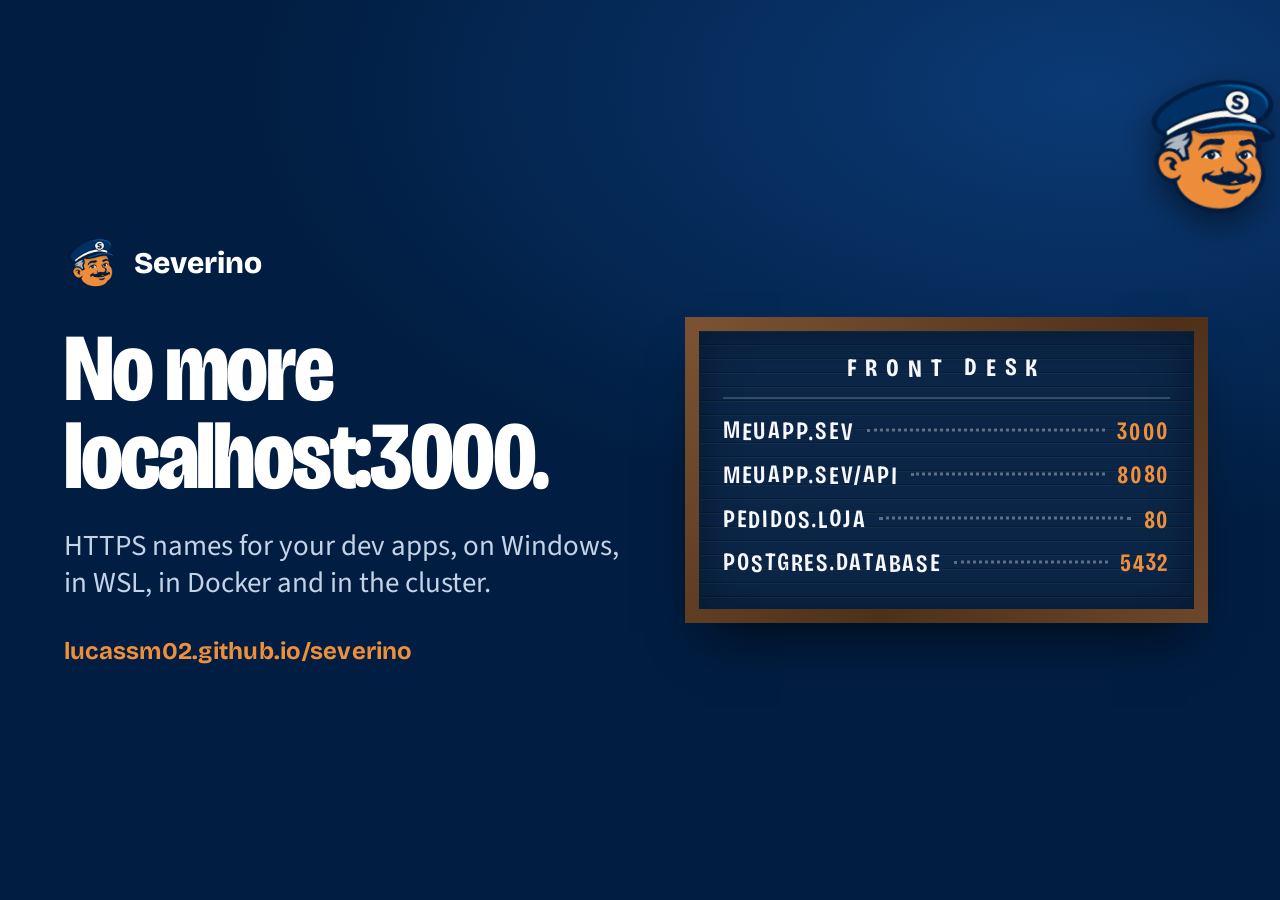
<file: assets/branding/social/banner.html>
<!doctype html>
<!--
  Social images for Severino, one page with a variant per size. Regenerate with
  scripts/build-social.ps1, which opens this page in headless Edge:
    ?v=og        1200x630   site/assets/og-banner.png (Open Graph, X, LinkedIn, WhatsApp)
    ?v=github    1280x640   github-social-preview.png (repo Settings › Social preview)
    ?v=quadrado  1080x1080  post-quadrado.png (Instagram, LinkedIn feed)
    ?v=icone     180x180    site/assets/apple-touch-icon.png
  English by default; &lang=pt-BR for the Portuguese ones, saved with a -pt-BR suffix.
-->
<html lang="en">
<head>
  <meta charset="utf-8">
  <link href="https://fonts.googleapis.com/css2?family=Bricolage+Grotesque:opsz,wdth,wght@12..96,75..100,400..800&family=Source+Sans+3:wght@400;600&display=block" rel="stylesheet">
  <style>
    :root {
      --farda: #011d41;
      --feltro: #0a2546;
      --letra: #f6f8fb;
      --laranja: #ee8f3b;
      --suave: #c5d3e6;
    }
    * { box-sizing: border-box; margin: 0; padding: 0; }
    html, body { width: 100%; height: 100%; overflow: hidden; }
    body {
      background:
        radial-gradient(120% 90% at 85% 10%, #0b3a75 0%, transparent 55%),
        var(--farda);
      color: #fff;
      font-family: "Source Sans 3", "Segoe UI", sans-serif;
      display: grid;
    }

    .peca { position: relative; display: grid; align-items: center; }

    .marca { display: flex; align-items: center; gap: 14px; font-family: "Bricolage Grotesque"; font-weight: 800; }
    .marca img { border-radius: 50%; }

    h1 {
      font-family: "Bricolage Grotesque";
      font-weight: 800;
      font-variation-settings: "wdth" 80, "opsz" 96;
      letter-spacing: -0.025em;
      line-height: 0.92;
    }
    .sub { color: var(--suave); line-height: 1.3; }
    .url { font-family: "Bricolage Grotesque"; font-weight: 700; color: var(--laranja); letter-spacing: 0.01em; }

    /* The lobby board, as on the site. */
    .quadro {
      position: relative;
      background-color: var(--feltro);
      background-image: repeating-linear-gradient(to bottom, rgb(255 255 255 / 0.035) 0 1px, transparent 1px 13px, rgb(0 0 0 / 0.22) 13px 14px);
      border: 14px solid #5b3a22;
      border-image: linear-gradient(135deg, #7a5233, #4e3019 60%, #6b462b) 1;
      box-shadow: 0 30px 50px -20px rgb(0 0 0 / 0.65), inset 0 0 40px rgb(0 0 0 / 0.35);
      color: var(--letra);
      font-family: "Bricolage Grotesque";
      font-variation-settings: "wdth" 75;
      font-weight: 600;
      text-transform: uppercase;
      letter-spacing: 0.07em;
    }
    .quadro-titulo {
      text-align: center;
      font-weight: 700;
      letter-spacing: 0.35em;
      padding-bottom: 0.55em;
      margin-bottom: 0.4em;
      border-bottom: 2px solid rgb(246 248 251 / 0.18);
    }
    .quadro ul { list-style: none; }
    .quadro li { display: flex; align-items: baseline; gap: 0.5em; padding: 0.28em 0; white-space: nowrap; }
    .quadro .pontos { flex: 1; min-width: 12px; border-bottom: 3px dotted rgb(246 248 251 / 0.35); transform: translateY(-0.3em); }
    .quadro .porta { color: var(--laranja); }
    .letra { display: inline-block; }

    .porteiro { position: absolute; transform: rotate(8deg); filter: drop-shadow(0 12px 16px rgb(0 0 0 / 0.45)); z-index: 2; }

    /* ---------- 1200x630 and 1280x640: text left, board right ---------- */
    .og .peca, .github .peca {
      grid-template-columns: 1.08fr 1fr;
      gap: 56px;
      padding: 0 72px 0 64px;
    }
    .og .marca, .github .marca { font-size: 30px; margin-bottom: 34px; }
    .og h1, .github h1 { font-size: 96px; }
    .og .sub, .github .sub { font-size: 29px; margin-top: 26px; max-width: 21em; }
    .og .url, .github .url { font-size: 24px; margin-top: 34px; }
    .og .quadro, .github .quadro { font-size: 25px; padding: 22px 24px 24px; margin-top: 40px; }
    .og .porteiro, .github .porteiro { width: 150px; right: -6px; top: 70px; }

    /* ---------- 1080x1080: stacked ---------- */
    .quadrado .peca { padding: 84px 84px 72px; align-content: space-between; }
    .quadrado .marca { font-size: 34px; }
    .quadrado h1 { font-size: 124px; margin-top: 40px; }
    .quadrado .sub { font-size: 34px; margin-top: 26px; max-width: 22em; }
    .quadrado .quadro { font-size: 30px; padding: 26px 30px 30px; margin: 56px 120px 0 0; }
    .quadrado .porteiro { width: 220px; right: 40px; top: 560px; }
    .quadrado .url { font-size: 30px; margin-top: 48px; }

    /* ---------- 180x180: the face on navy ---------- */
    .icone .peca { place-items: center; }
    .icone .peca > :not(.so-icone) { display: none; }
    .so-icone { display: none; }
    .icone .so-icone { display: block; position: fixed; left: 12px; top: 12px; width: 156px; height: 156px; }
  </style>
</head>
<body>
  <div class="peca">
    <img class="so-icone" src="../severino-rosto.png" alt="">
    <div class="texto">
      <div class="marca"><img src="../severino-rosto.png" width="56" height="56" alt="">Severino</div>
      <h1 data-pt="Chega de localhost:3000.">No more localhost:3000.</h1>
      <p class="sub" data-pt="Nomes com HTTPS para os seus apps de dev, no Windows, no WSL, no Docker e no cluster.">HTTPS names for your dev apps, on Windows, in WSL, in Docker and in the cluster.</p>
      <p class="url">lucassm02.github.io/severino</p>
    </div>
    <div class="lado">
      <img class="porteiro" src="../severino-rosto.png" alt="">
      <div class="quadro">
        <p class="quadro-titulo" data-pt="Portaria">Front&nbsp;desk</p>
        <ul>
          <li><span class="nome">meuapp.sev</span><span class="pontos"></span><span class="porta">3000</span></li>
          <li><span class="nome">meuapp.sev/api</span><span class="pontos"></span><span class="porta">8080</span></li>
          <li><span class="nome">pedidos.loja</span><span class="pontos"></span><span class="porta">80</span></li>
          <li><span class="nome">postgres.database</span><span class="pontos"></span><span class="porta">5432</span></li>
        </ul>
      </div>
    </div>
  </div>
  <script>
    const variant = new URLSearchParams(location.search).get("v") || "og";
    document.body.className = variant;
    if (new URLSearchParams(location.search).get("lang") === "pt-BR") {
      document.documentElement.lang = "pt-BR";
      for (const el of document.querySelectorAll("[data-pt]")) el.textContent = el.dataset.pt;
    }
    // The quadrado stacks: the board goes under the text, inside the same column.
    if (variant === "quadrado") {
      const texto = document.querySelector(".texto");
      texto.insertBefore(document.querySelector(".lado"), texto.querySelector(".url"));
    }
    // Each letter slightly off, with the same fixed sequence as the site.
    let seed = 7;
    const next = () => ((seed = (seed * 9301 + 49297) % 233280) / 233280) - 0.5;
    for (const el of document.querySelectorAll(".quadro-titulo, .nome, .porta")) {
      const text = el.textContent;
      el.textContent = "";
      for (const ch of text) {
        const span = document.createElement("span");
        span.className = "letra";
        span.textContent = ch;
        span.style.transform = `rotate(${(next() * 2.4).toFixed(2)}deg) translateY(${(next() * 1.6).toFixed(2)}px)`;
        el.append(span);
      }
    }
  </script>
</body>
</html>
</file>
<file: site/styles.css>
/* Severino: the doorman's colours, taken from the mascot. */
:root {
  --farda: #011d41;       /* uniform navy: text and dark bands */
  --quepe: #013166;       /* cap blue: links */
  --quepe-claro: #8cbcf5; /* cap blue lifted for navy backgrounds */
  --laranja: #ee8f3b;     /* the face: the one action colour, and the ports on the board */
  --papel: #eef2f7;       /* cool paper */
  --feltro: #0a2546;      /* letterboard felt */
  --letra: #f6f8fb;       /* plastic letters */
  --linha: #c9d3e0;
  --texto-suave: #3d5170;

  --display: "Bricolage Grotesque", "Segoe UI", system-ui, sans-serif;
  --corpo: "Source Sans 3", "Segoe UI", system-ui, sans-serif;
  --codigo: "Cascadia Mono", Consolas, "SFMono-Regular", monospace;

  --largura: 1180px;
  --gutter: clamp(16px, 4vw, 40px);
}

* { box-sizing: border-box; }

html { scroll-behavior: smooth; }
@media (prefers-reduced-motion: reduce) { html { scroll-behavior: auto; } }

body {
  margin: 0;
  background: var(--papel);
  color: var(--farda);
  font-family: var(--corpo);
  font-size: 1.125rem;
  line-height: 1.55;
  -webkit-font-smoothing: antialiased;
}

img { max-width: 100%; height: auto; display: block; }

a { color: var(--quepe); text-underline-offset: 0.18em; }
a:hover { text-decoration-thickness: 2px; }

:focus-visible {
  outline: 3px solid var(--laranja);
  outline-offset: 3px;
  border-radius: 4px;
}

.skip {
  position: absolute;
  left: 16px;
  top: -60px;
  background: var(--farda);
  color: #fff;
  padding: 10px 14px;
  border-radius: 6px;
  z-index: 10;
}
.skip:focus { top: 12px; }

h1, h2, h3 {
  font-family: var(--display);
  line-height: 1.05;
  margin: 0;
  text-wrap: balance;
}

h2 {
  font-size: clamp(2rem, 4.2vw, 3.25rem);
  font-weight: 750;
  font-variation-settings: "wdth" 88;
  letter-spacing: -0.015em;
  max-width: 22ch;
}

h3 {
  font-size: 1.375rem;
  font-weight: 700;
  line-height: 1.2;
}

p { margin: 0; }

.secao-lead {
  margin-top: 16px;
  font-size: 1.25rem;
  color: var(--texto-suave);
  max-width: 60ch;
}

/* Buttons: one colour for the one thing to do. */
.botao {
  display: inline-block;
  background: var(--laranja);
  color: var(--farda);
  font-family: var(--display);
  font-weight: 700;
  font-size: 1.125rem;
  text-decoration: none;
  padding: 14px 26px;
  border-radius: 999px;
  box-shadow: inset 0 -3px 0 rgb(1 29 65 / 0.18);
  transition: transform 120ms ease, box-shadow 120ms ease;
}
.botao:hover { transform: translateY(-1px); box-shadow: inset 0 -4px 0 rgb(1 29 65 / 0.22); }
.botao:active { transform: translateY(1px); box-shadow: inset 0 -1px 0 rgb(1 29 65 / 0.2); }
/* In the header: outlined, so the page keeps a single orange button in view. */
.botao-pequeno {
  font-size: 1rem;
  padding: 7px 18px;
  background: transparent;
  color: var(--farda);
  border: 2px solid var(--farda);
  box-shadow: none;
}
.botao-pequeno:hover { background: var(--farda); color: #fff; box-shadow: none; }

.link-forte { font-weight: 600; color: var(--farda); }

.nota {
  margin-top: 14px;
  font-size: 0.95rem;
  color: var(--texto-suave);
}

/* ---------- Header ---------- */

.topo {
  max-width: var(--largura);
  margin: 0 auto;
  padding: 18px var(--gutter);
  display: flex;
  align-items: center;
  gap: 28px;
}

.marca {
  display: flex;
  align-items: center;
  gap: 10px;
  text-decoration: none;
  color: var(--farda);
  font-family: var(--display);
  font-weight: 800;
  font-size: 1.375rem;
  margin-right: auto;
}

.topo nav { display: flex; gap: 24px; }
/* The other language, by its own name; stays when the nav folds away on phones. */
.idioma { color: var(--texto-suave); font-weight: 600; font-size: 0.95rem; text-decoration: none; }
.idioma:hover { color: var(--farda); text-decoration: underline; }
.topo nav a { color: var(--farda); text-decoration: none; font-weight: 600; font-size: 1rem; }
.topo nav a:hover { text-decoration: underline; }

@media (max-width: 860px) {
  .topo nav { display: none; }
}

/* ---------- Opening: headline and the lobby board ---------- */

.abertura {
  max-width: var(--largura);
  margin: 0 auto;
  padding: clamp(32px, 6vw, 72px) var(--gutter) clamp(56px, 8vw, 104px);
  display: grid;
  grid-template-columns: minmax(0, 1.05fr) minmax(0, 1fr);
  gap: clamp(32px, 5vw, 72px);
  align-items: center;
}

.abertura h1 {
  font-size: clamp(3rem, 7.4vw, 6rem);
  font-weight: 800;
  font-variation-settings: "wdth" 80, "opsz" 96;
  letter-spacing: -0.025em;
  line-height: 0.95;
}

.abertura-lead {
  margin-top: 28px;
  font-size: 1.3125rem;
  max-width: 34em;
}
.abertura-lead strong { font-weight: 600; }

.acoes {
  margin-top: 32px;
  display: flex;
  flex-wrap: wrap;
  align-items: center;
  gap: 16px 28px;
}

/* The board: navy felt with grooves, plastic letters pressed in. */
.quadro-moldura {
  margin: 0;
  position: relative;
  padding-top: 64px;
}

.quadro-porteiro {
  position: absolute;
  width: clamp(120px, 15vw, 172px);
  top: 0;
  right: 0;
  transform: rotate(8deg);
  z-index: 2;
  filter: drop-shadow(0 10px 14px rgb(1 29 65 / 0.25));
}

.quadro {
  position: relative;
  background-color: var(--feltro);
  background-image: repeating-linear-gradient(
    to bottom,
    rgb(255 255 255 / 0.035) 0 1px,
    transparent 1px 13px,
    rgb(0 0 0 / 0.22) 13px 14px
  );
  border: 14px solid #5b3a22;
  border-image: linear-gradient(135deg, #7a5233, #4e3019 60%, #6b462b) 1;
  box-shadow: 0 24px 40px -18px rgb(1 29 65 / 0.55), inset 0 0 40px rgb(0 0 0 / 0.35);
  padding: clamp(18px, 3vw, 30px) clamp(16px, 3vw, 32px) clamp(22px, 3vw, 34px);
  color: var(--letra);
  font-family: var(--display);
  font-variation-settings: "wdth" 75;
  font-weight: 600;
  text-transform: uppercase;
  letter-spacing: 0.07em;
  font-size: clamp(0.95rem, 1.9vw, 1.35rem);
}

.quadro-titulo {
  text-align: center;
  font-weight: 700;
  letter-spacing: 0.35em;
  font-size: 1.15em;
  padding-bottom: 14px;
  margin-bottom: 14px;
  border-bottom: 2px solid rgb(246 248 251 / 0.18);
}

.quadro ul { list-style: none; margin: 0; padding: 0; }
.quadro li {
  display: flex;
  align-items: baseline;
  gap: 10px;
  padding: 7px 0;
  white-space: nowrap;
}
.quadro .nome { overflow: hidden; text-overflow: ellipsis; }
.quadro .pontos {
  flex: 1;
  min-width: 16px;
  border-bottom: 3px dotted rgb(246 248 251 / 0.35);
  transform: translateY(-0.3em);
}
.quadro .porta { color: var(--laranja); }

/* Letters set by site.js: each one slightly off, as on a real board. */
.quadro .letra { display: inline-block; transform: rotate(var(--r, 0deg)) translateY(var(--y, 0)); }

.quadro.encaixando .letra {
  opacity: 0;
  animation: encaixar 260ms cubic-bezier(.2, .9, .3, 1.3) forwards;
  animation-delay: var(--d, 0ms);
}
@keyframes encaixar {
  from { opacity: 0; transform: translateY(-10px) rotate(var(--r, 0deg)); }
  to { opacity: 1; transform: rotate(var(--r, 0deg)) translateY(var(--y, 0)); }
}
@media (prefers-reduced-motion: reduce) {
  .quadro.encaixando .letra { animation: none; opacity: 1; }
}

@media (max-width: 900px) {
  .abertura { grid-template-columns: minmax(0, 1fr); }
  .quadro-moldura { max-width: 560px; }
}

/* ---------- The intro, playing on a framed screen in the lobby ---------- */

.apresentacao {
  max-width: var(--largura);
  margin: 0 auto;
  padding: clamp(56px, 8vw, 96px) var(--gutter);
  border-top: 1px solid var(--linha);
}

/* Same wooden frame as the board up top, so it reads as part of the lobby, not a player. */
.tela {
  position: relative;
  margin: clamp(32px, 4vw, 48px) 0 0;
  background: var(--farda);
  border: clamp(8px, 1.3vw, 14px) solid #5b3a22;
  border-image: linear-gradient(135deg, #7a5233, #4e3019 60%, #6b462b) 1;
  box-shadow: 0 30px 50px -24px rgb(1 29 65 / 0.6);
}
.tela::after {
  content: "";
  position: absolute;
  inset: 0;
  pointer-events: none;
  box-shadow: inset 0 0 0 1px rgb(0 0 0 / 0.45), inset 0 0 36px rgb(0 0 0 / 0.35);
}
.tela video {
  display: block;
  width: 100%;
  height: auto;
  aspect-ratio: 16 / 9;
}

/* Moving for more than five seconds, so it needs a way to stop; kept small and quiet. */
.tela-pausa {
  position: absolute;
  right: 12px;
  bottom: 12px;
  z-index: 1;
  width: 36px;
  height: 36px;
  display: grid;
  place-items: center;
  padding: 0;
  border: 1px solid rgb(255 255 255 / 0.25);
  border-radius: 50%;
  background: rgb(1 29 65 / 0.6);
  color: #fff;
  cursor: pointer;
  opacity: 0.7;
  transition: opacity 120ms ease;
}
.tela-pausa[hidden] { display: none; }
.tela:hover .tela-pausa, .tela-pausa:focus-visible { opacity: 1; }
.tela-pausa .icone-play, .tela-pausa[aria-pressed="true"] .icone-pausa { display: none; }
.tela-pausa[aria-pressed="true"] .icone-play { display: block; }
@media (max-width: 600px) {
  .tela-pausa { width: 28px; height: 28px; right: 8px; bottom: 8px; }
}

.sr {
  position: absolute;
  width: 1px;
  height: 1px;
  overflow: hidden;
  clip-path: inset(50%);
  white-space: nowrap;
}

/* ---------- Where apps live: four places, one doorman ---------- */

.onde {
  max-width: var(--largura);
  margin: 0 auto;
  padding: clamp(56px, 8vw, 96px) var(--gutter);
  border-top: 1px solid var(--linha);
}
.onde h2 { max-width: 24ch; }

.onde-lista {
  list-style: none;
  margin: 44px 0 0;
  padding: 0;
  display: grid;
  grid-template-columns: repeat(4, minmax(0, 1fr));
  gap: clamp(24px, 3vw, 36px);
}
.onde-lista li {
  border-top: 4px solid var(--laranja);
  padding-top: 16px;
  display: flex;
  flex-direction: column;
  gap: 10px;
}
.onde-lista p { color: var(--texto-suave); flex: 1; }
.onde-lista code {
  font-family: var(--codigo);
  font-size: 0.82rem;
  background: var(--feltro);
  color: var(--letra);
  border-radius: 6px;
  padding: 8px 10px;
  white-space: nowrap;
  overflow-x: auto;
}

@media (max-width: 980px) {
  .onde-lista { grid-template-columns: repeat(2, minmax(0, 1fr)); }
}
@media (max-width: 560px) {
  .onde-lista { grid-template-columns: minmax(0, 1fr); }
}

/* ---------- How it works: a real sequence, so numbered ---------- */

.como {
  max-width: var(--largura);
  margin: 0 auto;
  padding: clamp(56px, 8vw, 104px) var(--gutter);
  border-top: 1px solid var(--linha);
}

.passos {
  list-style: none;
  counter-reset: passo;
  margin: 48px 0 0;
  padding: 0;
  display: grid;
  grid-template-columns: repeat(3, minmax(0, 1fr));
  gap: clamp(28px, 4vw, 48px);
}

.passos li { counter-increment: passo; display: flex; flex-direction: column; gap: 12px; }
.passos li::before {
  content: counter(passo);
  font-family: var(--display);
  font-weight: 800;
  font-size: 3.5rem;
  line-height: 1;
  color: var(--laranja);
}
.passos p { color: var(--texto-suave); }

.mock-form {
  margin-top: 8px;
  display: grid;
  grid-template-columns: auto 1fr;
  align-items: center;
  gap: 10px 12px;
  background: #fff;
  border: 1px solid var(--linha);
  border-radius: 8px;
  padding: 16px;
  font-size: 0.95rem;
}
.mock-rotulo { color: var(--texto-suave); }
.mock-campo {
  border: 1px solid var(--linha);
  border-bottom: 2px solid var(--quepe);
  border-radius: 5px;
  padding: 6px 10px;
  overflow: hidden;
  text-overflow: ellipsis;
  white-space: nowrap;
}

.mock-arquivo {
  margin: 8px 0 0;
  background: #fff;
  border-left: 4px solid var(--quepe);
  padding: 14px 16px;
  font-family: var(--codigo);
  font-size: 0.8rem;
  line-height: 1.6;
  overflow-x: auto;
}
.mock-arquivo .comentario { color: #6a7d97; }

.mock-barra {
  margin-top: 8px;
  display: flex;
  align-items: center;
  gap: 10px;
  background: #fff;
  border: 1px solid var(--linha);
  border-radius: 999px;
  padding: 10px 18px;
  font-size: 1rem;
  box-shadow: 0 2px 0 var(--linha);
}
.mock-barra svg { color: #1f7a3f; flex: none; }

@media (max-width: 860px) {
  .passos { grid-template-columns: minmax(0, 1fr); }
}

/* ---------- The app window, on the uniform's navy ---------- */

.janela {
  background: var(--farda);
  color: #e8eef7;
  padding: clamp(56px, 8vw, 104px) var(--gutter);
}
.janela > * { max-width: var(--largura); margin-left: auto; margin-right: auto; }
.janela h2, .janela h3 { color: #fff; }
.janela-texto p { margin-top: 16px; max-width: 58ch; color: #c5d3e6; font-size: 1.1875rem; }

.captura {
  border-radius: 10px;
  box-shadow: 0 30px 60px -20px rgb(0 0 0 / 0.6), 0 0 0 1px rgb(255 255 255 / 0.08);
}
.captura-grande { margin-top: 48px; width: 100%; }

.janela-par {
  margin-top: clamp(56px, 7vw, 88px);
  display: grid;
  grid-template-columns: minmax(0, 0.8fr) minmax(0, 1.2fr);
  gap: clamp(28px, 5vw, 64px);
  align-items: center;
}
.captura-estreita { width: 100%; max-width: min(460px, 100%); justify-self: center; }
@media (max-width: 860px) {
  .janela-par { grid-template-columns: minmax(0, 1fr); }
}

/* Rotas, Serviços, DNS: tabs with JS; without it, the three panels one after the other. */
.abas { margin-top: 44px; }
.abas-lista { display: flex; gap: 6px; border-bottom: 1px solid rgb(255 255 255 / 0.16); }
.abas-lista[hidden] { display: none; }
.abas-lista button {
  font: inherit;
  font-family: var(--display);
  font-weight: 700;
  font-size: 1.125rem;
  color: #c5d3e6;
  background: none;
  border: 0;
  border-bottom: 3px solid transparent;
  padding: 12px 18px 10px;
  margin-bottom: -1px;
  cursor: pointer;
}
.abas-lista button:hover { color: #fff; }
.abas-lista button[aria-selected="true"] { color: #fff; border-bottom-color: var(--laranja); }

.painel {
  display: grid;
  grid-template-columns: minmax(0, 0.75fr) minmax(0, 1.25fr);
  gap: clamp(28px, 5vw, 56px);
  align-items: start;
  padding-top: 36px;
}
.painel + .painel { margin-top: 48px; }
.abas.ativa .painel + .painel { margin-top: 0; }
.painel[hidden] { display: none; }
.painel .fatos li { color: #c5d3e6; }
.painel .fatos strong { color: #fff; }

@media (max-width: 900px) {
  .painel { grid-template-columns: minmax(0, 1fr); }
}

/* ---------- More than one name per app ---------- */

.mais {
  max-width: var(--largura);
  margin: 0 auto;
  padding: clamp(56px, 8vw, 104px) var(--gutter) clamp(40px, 6vw, 72px);
}

.mais-lista {
  list-style: none;
  margin: 40px 0 0;
  padding: 0;
  display: grid;
  grid-template-columns: repeat(2, minmax(0, 1fr));
  gap: 40px clamp(28px, 5vw, 64px);
}
.mais-lista li { border-top: 3px solid var(--farda); padding-top: 18px; }
.mais-lista p { margin-top: 10px; color: var(--texto-suave); }
.mais-lista strong { color: var(--farda); font-weight: 600; }
.mais-lista .terminal { margin-top: 16px; font-size: 0.8rem; }

@media (max-width: 860px) {
  .mais-lista { grid-template-columns: minmax(0, 1fr); }
}

/* ---------- FAQ ---------- */

.perguntas {
  background: #e2e8f1;
  padding: clamp(56px, 8vw, 104px) max(var(--gutter), calc((100% - var(--largura)) / 2 + var(--gutter)));
}

.perguntas-lista { margin-top: 36px; max-width: 820px; }
.perguntas details { border-top: 1px solid var(--linha); }
.perguntas details:last-child { border-bottom: 1px solid var(--linha); }
.perguntas summary {
  cursor: pointer;
  list-style: none;
  padding: 18px 40px 18px 0;
  position: relative;
  font-family: var(--display);
  font-weight: 700;
  font-size: 1.2rem;
}
.perguntas summary::-webkit-details-marker { display: none; }
/* A plus that turns into a minus: says it opens, and that it is open. */
.perguntas summary::after {
  content: "+";
  position: absolute;
  right: 6px;
  top: 50%;
  transform: translateY(-50%);
  font-size: 1.6rem;
  font-weight: 600;
  color: var(--quepe);
}
.perguntas details[open] summary::after { content: "−"; }
.perguntas details p { padding: 0 0 20px; max-width: 62ch; color: var(--texto-suave); }

/* ---------- Services ---------- */

.servicos {
  max-width: var(--largura);
  margin: 0 auto;
  padding: clamp(56px, 8vw, 104px) var(--gutter);
  display: grid;
  grid-template-columns: minmax(0, 1fr) minmax(0, 1fr);
  gap: clamp(32px, 5vw, 64px);
  align-items: start;
}
.servicos .secao-lead strong { color: var(--farda); }

.fatos { list-style: none; margin: 32px 0 0; padding: 0; display: grid; gap: 18px; }
.fatos li { padding-left: 18px; border-left: 3px solid var(--laranja); color: var(--texto-suave); }
.fatos strong { color: var(--farda); font-weight: 600; }

.servicos-visual { display: grid; gap: 20px; position: sticky; top: 24px; }
.servicos-visual .captura { box-shadow: 0 24px 48px -24px rgb(1 29 65 / 0.45), 0 0 0 1px var(--linha); }

.terminal {
  margin: 0;
  background: #06142b;
  color: #d9e4f3;
  border-radius: 10px;
  padding: 18px 20px;
  font-family: var(--codigo);
  font-size: 0.875rem;
  line-height: 1.7;
  overflow-x: auto;
}
.terminal .prompt { color: var(--laranja); }

@media (max-width: 900px) {
  .servicos { grid-template-columns: minmax(0, 1fr); }
  .servicos-visual { position: static; }
}

/* ---------- What it touches ---------- */

.seguranca {
  max-width: var(--largura);
  margin: 0 auto;
  padding: clamp(56px, 8vw, 104px) var(--gutter);
  border-top: 1px solid var(--linha);
}

.lista-seguranca { margin: 40px 0 0; display: grid; gap: 0; }
.lista-seguranca > div {
  display: grid;
  grid-template-columns: minmax(150px, 0.3fr) minmax(0, 1fr);
  gap: 24px;
  padding: 22px 0;
  border-top: 1px solid var(--linha);
}
.lista-seguranca > div:last-child { border-bottom: 1px solid var(--linha); }
.lista-seguranca dt { font-family: var(--display); font-weight: 700; font-size: 1.25rem; }
.lista-seguranca dd { margin: 0; max-width: 62ch; color: var(--texto-suave); }

@media (max-width: 640px) {
  .lista-seguranca > div { grid-template-columns: minmax(0, 1fr); gap: 6px; }
}

/* ---------- Download ---------- */

.baixar {
  background: var(--quepe);
  color: #e8eef7;
  padding: clamp(56px, 8vw, 96px) var(--gutter);
  display: grid;
  grid-template-columns: auto minmax(0, 640px);
  justify-content: center;
  align-items: center;
  gap: clamp(28px, 5vw, 64px);
}
.baixar img { width: clamp(140px, 18vw, 200px); filter: drop-shadow(0 14px 20px rgb(0 0 0 / 0.35)); }
.baixar h2 { color: #fff; }
.baixar p { margin-top: 16px; color: #d3dff0; }
.baixar .botao { margin-top: 28px; }
.baixar .nota { color: #b7c8e2; font-size: 0.95rem; }
.baixar a:not(.botao) { color: var(--quepe-claro); }

@media (max-width: 720px) {
  .baixar { grid-template-columns: minmax(0, 1fr); }
}

/* ---------- 404 ---------- */

.sumiu {
  min-height: 100vh;
  display: grid;
  place-content: center;
  justify-items: center;
  gap: 20px;
  text-align: center;
  padding: 48px var(--gutter);
}
.sumiu img { width: 160px; transform: rotate(-6deg); }
.sumiu h1 {
  font-size: clamp(2.25rem, 6vw, 4rem);
  font-weight: 800;
  font-variation-settings: "wdth" 80;
  letter-spacing: -0.02em;
  max-width: 16ch;
}
.sumiu p { max-width: 46ch; color: var(--texto-suave); }

/* ---------- Footer ---------- */

.rodape {
  max-width: var(--largura);
  margin: 0 auto;
  padding: 32px var(--gutter) 48px;
  color: var(--texto-suave);
  font-size: 1rem;
}
</file>
